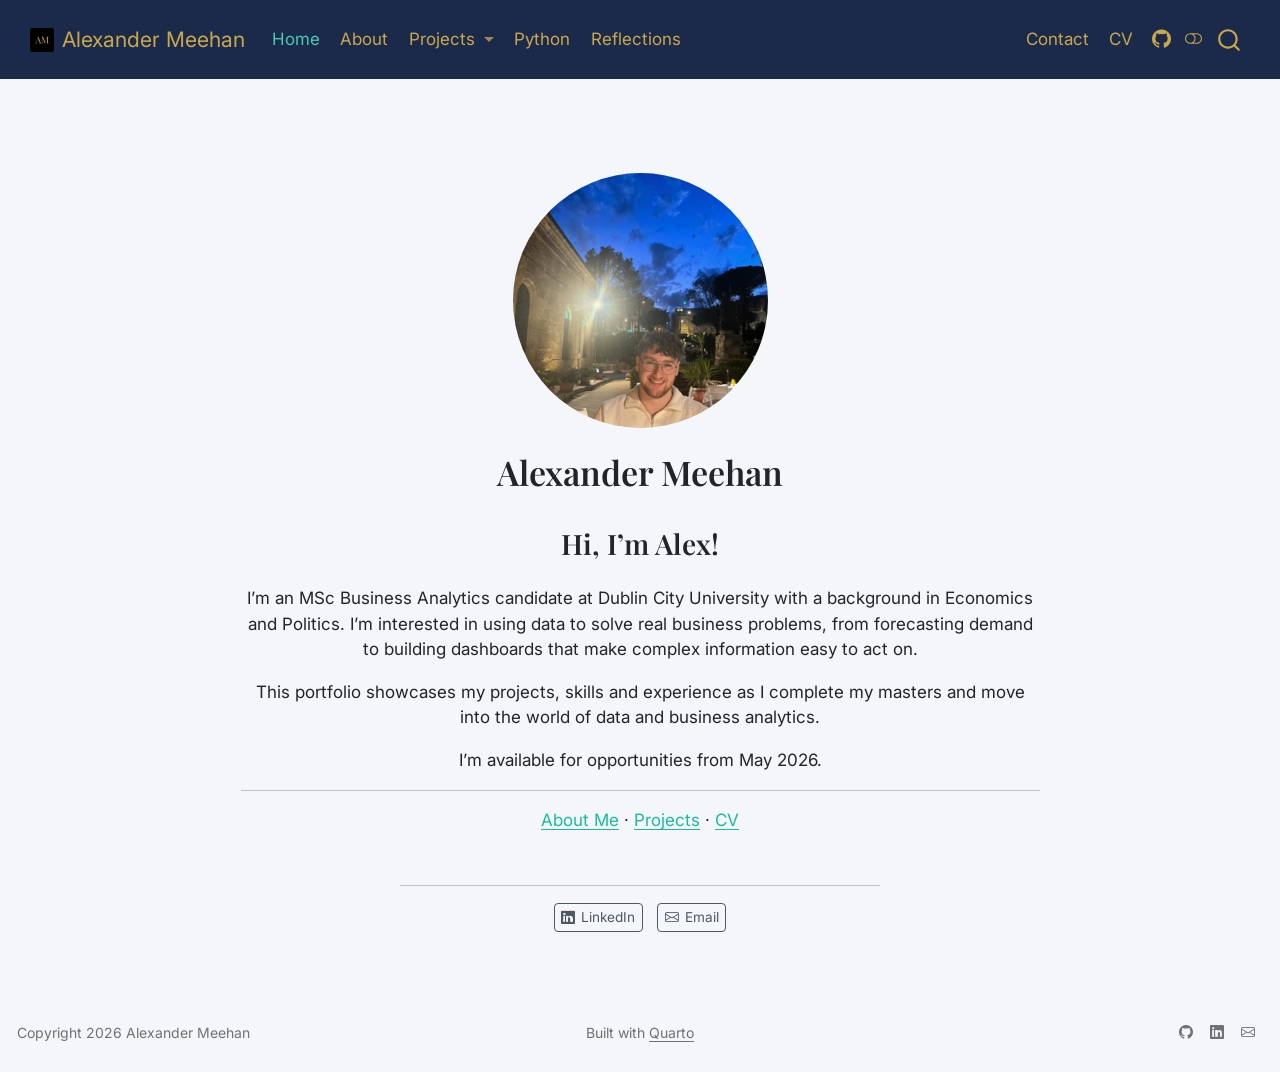
<file: docs/index.html>
<!DOCTYPE html>
<html xmlns="http://www.w3.org/1999/xhtml" lang="en" xml:lang="en"><head>

<meta charset="utf-8">
<meta name="generator" content="quarto-1.9.36">

<meta name="viewport" content="width=device-width, initial-scale=1.0, user-scalable=yes">


<title>Alexander Meehan</title>
<style>
/* Default styles provided by pandoc.
** See https://pandoc.org/MANUAL.html#variables-for-html for config info.
*/
code{white-space: pre-wrap;}
span.smallcaps{font-variant: small-caps;}
div.columns{display: flex; gap: min(4vw, 1.5em);}
div.column{flex: auto; overflow-x: auto;}
div.hanging-indent{margin-left: 1.5em; text-indent: -1.5em;}
ul.task-list{list-style: none;}
ul.task-list li input[type="checkbox"] {
  width: 0.8em;
  margin: 0 0.8em 0.2em -1em; /* quarto-specific, see https://github.com/quarto-dev/quarto-cli/issues/4556 */ 
  vertical-align: middle;
}
</style>


<script src="site_libs/quarto-nav/quarto-nav.js"></script>
<script src="site_libs/quarto-nav/headroom.min.js"></script>
<script src="site_libs/clipboard/clipboard.min.js"></script>
<script src="site_libs/quarto-search/autocomplete.umd.js"></script>
<script src="site_libs/quarto-search/fuse.min.js"></script>
<script src="site_libs/quarto-search/quarto-search.js"></script>
<meta name="quarto:offset" content="./">
<link href="./images/favicon.ico" rel="icon">
<script src="site_libs/quarto-html/quarto.js" type="module"></script>
<script src="site_libs/quarto-html/tabsets/tabsets.js" type="module"></script>
<script src="site_libs/quarto-html/popper.min.js"></script>
<script src="site_libs/quarto-html/tippy.umd.min.js"></script>
<link href="site_libs/quarto-html/tippy.css" rel="stylesheet">
<link href="site_libs/quarto-html/quarto-syntax-highlighting-845c23b38eaddc0f92fda52bfe77a8c8.css" rel="stylesheet" class="quarto-color-scheme" id="quarto-text-highlighting-styles">
<link href="site_libs/quarto-html/quarto-syntax-highlighting-dark-f418161beb48e0141c760e455f12af2c.css" rel="stylesheet" class="quarto-color-scheme quarto-color-alternate" id="quarto-text-highlighting-styles">
<link href="site_libs/quarto-html/quarto-syntax-highlighting-845c23b38eaddc0f92fda52bfe77a8c8.css" rel="stylesheet" class="quarto-color-scheme-extra" id="quarto-text-highlighting-styles">
<script src="site_libs/bootstrap/bootstrap.min.js"></script>
<link href="site_libs/bootstrap/bootstrap-icons.css" rel="stylesheet">
<link href="site_libs/bootstrap/bootstrap-5742f6be6b87fa97b1471ba9ed8c72c5.min.css" rel="stylesheet" append-hash="true" class="quarto-color-scheme" id="quarto-bootstrap" data-mode="light">
<link href="site_libs/bootstrap/bootstrap-dark-4ed2b652bd71da42ce3731da78dfc72b.min.css" rel="stylesheet" append-hash="true" class="quarto-color-scheme quarto-color-alternate" id="quarto-bootstrap" data-mode="dark">
<link href="site_libs/bootstrap/bootstrap-5742f6be6b87fa97b1471ba9ed8c72c5.min.css" rel="stylesheet" append-hash="true" class="quarto-color-scheme-extra" id="quarto-bootstrap" data-mode="light">
<script id="quarto-search-options" type="application/json">{
  "location": "navbar",
  "copy-button": false,
  "collapse-after": 3,
  "panel-placement": "end",
  "type": "overlay",
  "limit": 50,
  "keyboard-shortcut": [
    "f",
    "/",
    "s"
  ],
  "show-item-context": false,
  "language": {
    "search-no-results-text": "No results",
    "search-matching-documents-text": "matching documents",
    "search-copy-link-title": "Copy link to search",
    "search-hide-matches-text": "Hide additional matches",
    "search-more-match-text": "more match in this document",
    "search-more-matches-text": "more matches in this document",
    "search-clear-button-title": "Clear",
    "search-text-placeholder": "",
    "search-detached-cancel-button-title": "Cancel",
    "search-submit-button-title": "Submit",
    "search-label": "Search"
  }
}</script>


</head>

<body class="nav-fixed fullcontent quarto-light"><script id="quarto-html-before-body" type="application/javascript">
    const toggleBodyColorMode = (bsSheetEl) => {
      const mode = bsSheetEl.getAttribute("data-mode");
      const bodyEl = window.document.querySelector("body");
      if (mode === "dark") {
        bodyEl.classList.add("quarto-dark");
        bodyEl.classList.remove("quarto-light");
      } else {
        bodyEl.classList.add("quarto-light");
        bodyEl.classList.remove("quarto-dark");
      }
    }
    const toggleBodyColorPrimary = () => {
      const bsSheetEl = window.document.querySelector("link#quarto-bootstrap:not([rel=disabled-stylesheet])");
      if (bsSheetEl) {
        toggleBodyColorMode(bsSheetEl);
      }
    }
    const setColorSchemeToggle = (alternate) => {
      const toggles = window.document.querySelectorAll('.quarto-color-scheme-toggle');
      for (let i=0; i < toggles.length; i++) {
        const toggle = toggles[i];
        if (toggle) {
          if (alternate) {
            toggle.classList.add("alternate");
          } else {
            toggle.classList.remove("alternate");
          }
        }
      }
    };
    const toggleColorMode = (alternate) => {
      // Switch the stylesheets
      const primaryStylesheets = window.document.querySelectorAll('link.quarto-color-scheme:not(.quarto-color-alternate)');
      const alternateStylesheets = window.document.querySelectorAll('link.quarto-color-scheme.quarto-color-alternate');
      manageTransitions('#quarto-margin-sidebar .nav-link', false);
      if (alternate) {
        // note: dark is layered on light, we don't disable primary!
        enableStylesheet(alternateStylesheets);
        for (const sheetNode of alternateStylesheets) {
          if (sheetNode.id === "quarto-bootstrap") {
            toggleBodyColorMode(sheetNode);
          }
        }
      } else {
        disableStylesheet(alternateStylesheets);
        enableStylesheet(primaryStylesheets)
        toggleBodyColorPrimary();
      }
      manageTransitions('#quarto-margin-sidebar .nav-link', true);
      // Switch the toggles
      setColorSchemeToggle(alternate)
      // Hack to workaround the fact that safari doesn't
      // properly recolor the scrollbar when toggling (#1455)
      if (navigator.userAgent.indexOf('Safari') > 0 && navigator.userAgent.indexOf('Chrome') == -1) {
        manageTransitions("body", false);
        window.scrollTo(0, 1);
        setTimeout(() => {
          window.scrollTo(0, 0);
          manageTransitions("body", true);
        }, 40);
      }
    }
    const disableStylesheet = (stylesheets) => {
      for (let i=0; i < stylesheets.length; i++) {
        const stylesheet = stylesheets[i];
        stylesheet.rel = 'disabled-stylesheet';
      }
    }
    const enableStylesheet = (stylesheets) => {
      for (let i=0; i < stylesheets.length; i++) {
        const stylesheet = stylesheets[i];
        if(stylesheet.rel !== 'stylesheet') { // for Chrome, which will still FOUC without this check
          stylesheet.rel = 'stylesheet';
        }
      }
    }
    const manageTransitions = (selector, allowTransitions) => {
      const els = window.document.querySelectorAll(selector);
      for (let i=0; i < els.length; i++) {
        const el = els[i];
        if (allowTransitions) {
          el.classList.remove('notransition');
        } else {
          el.classList.add('notransition');
        }
      }
    }
    const isFileUrl = () => {
      return window.location.protocol === 'file:';
    }
    const hasAlternateSentinel = () => {
      let styleSentinel = getColorSchemeSentinel();
      if (styleSentinel !== null) {
        return styleSentinel === "alternate";
      } else {
        return false;
      }
    }
    const setStyleSentinel = (alternate) => {
      const value = alternate ? "alternate" : "default";
      if (!isFileUrl()) {
        window.localStorage.setItem("quarto-color-scheme", value);
      } else {
        localAlternateSentinel = value;
      }
    }
    const getColorSchemeSentinel = () => {
      if (!isFileUrl()) {
        const storageValue = window.localStorage.getItem("quarto-color-scheme");
        return storageValue != null ? storageValue : localAlternateSentinel;
      } else {
        return localAlternateSentinel;
      }
    }
    const toggleGiscusIfUsed = (isAlternate, darkModeDefault) => {
      const baseTheme = document.querySelector('#giscus-base-theme')?.value ?? 'light';
      const alternateTheme = document.querySelector('#giscus-alt-theme')?.value ?? 'dark';
      let newTheme = '';
      if(authorPrefersDark) {
        newTheme = isAlternate ? baseTheme : alternateTheme;
      } else {
        newTheme = isAlternate ? alternateTheme : baseTheme;
      }
      const changeGiscusTheme = () => {
        // From: https://github.com/giscus/giscus/issues/336
        const sendMessage = (message) => {
          const iframe = document.querySelector('iframe.giscus-frame');
          if (!iframe) return;
          iframe.contentWindow.postMessage({ giscus: message }, 'https://giscus.app');
        }
        sendMessage({
          setConfig: {
            theme: newTheme
          }
        });
      }
      const isGiscussLoaded = window.document.querySelector('iframe.giscus-frame') !== null;
      if (isGiscussLoaded) {
        changeGiscusTheme();
      }
    };
    const authorPrefersDark = false;
    const darkModeDefault = authorPrefersDark;
      document.querySelector('link#quarto-text-highlighting-styles.quarto-color-scheme-extra').rel = 'disabled-stylesheet';
      document.querySelector('link#quarto-bootstrap.quarto-color-scheme-extra').rel = 'disabled-stylesheet';
    let localAlternateSentinel = darkModeDefault ? 'alternate' : 'default';
    // Dark / light mode switch
    window.quartoToggleColorScheme = () => {
      // Read the current dark / light value
      let toAlternate = !hasAlternateSentinel();
      toggleColorMode(toAlternate);
      setStyleSentinel(toAlternate);
      toggleGiscusIfUsed(toAlternate, darkModeDefault);
      window.dispatchEvent(new Event('resize'));
    };
    // Switch to dark mode if need be
    if (hasAlternateSentinel()) {
      toggleColorMode(true);
    } else {
      toggleColorMode(false);
    }
  </script>

<div id="quarto-search-results"></div>
  <header id="quarto-header" class="headroom fixed-top">
    <nav class="navbar navbar-expand-lg " data-bs-theme="dark">
      <div class="navbar-container container-fluid">
      <div class="navbar-brand-container mx-auto">
    <a href="./index.html" class="navbar-brand navbar-brand-logo">
    <img src="./images/favicon.ico" alt="" class="navbar-logo light-content">
    <img src="./images/favicon.ico" alt="" class="navbar-logo dark-content">
    </a>
    <a class="navbar-brand" href="./index.html">
    <span class="navbar-title">Alexander Meehan</span>
    </a>
  </div>
            <div id="quarto-search" class="" title="Search"></div>
          <button class="navbar-toggler" type="button" data-bs-toggle="collapse" data-bs-target="#navbarCollapse" aria-controls="navbarCollapse" role="menu" aria-expanded="false" aria-label="Toggle navigation" onclick="if (window.quartoToggleHeadroom) { window.quartoToggleHeadroom(); }">
  <span class="navbar-toggler-icon"></span>
</button>
          <div class="collapse navbar-collapse" id="navbarCollapse">
            <ul class="navbar-nav navbar-nav-scroll me-auto">
  <li class="nav-item">
    <a class="nav-link active" href="./index.html" aria-current="page"> 
<span class="menu-text">Home</span></a>
  </li>  
  <li class="nav-item">
    <a class="nav-link" href="./about.html"> 
<span class="menu-text">About</span></a>
  </li>  
  <li class="nav-item dropdown ">
    <a class="nav-link dropdown-toggle" href="#" id="nav-menu-projects" role="link" data-bs-toggle="dropdown" aria-expanded="false">
 <span class="menu-text">Projects</span>
    </a>
    <ul class="dropdown-menu" aria-labelledby="nav-menu-projects">    
        <li>
    <a class="dropdown-item" href="./projects/index.html">
 <span class="dropdown-text">All Projects</span></a>
  </li>  
    </ul>
  </li>
  <li class="nav-item">
    <a class="nav-link" href="./Python.html"> 
<span class="menu-text">Python</span></a>
  </li>  
  <li class="nav-item">
    <a class="nav-link" href="./reflection.html"> 
<span class="menu-text">Reflections</span></a>
  </li>  
</ul>
            <ul class="navbar-nav navbar-nav-scroll ms-auto">
  <li class="nav-item">
    <a class="nav-link" href="./contact.html"> 
<span class="menu-text">Contact</span></a>
  </li>  
  <li class="nav-item">
    <a class="nav-link" href="./cv.html" target="_blank"> 
<span class="menu-text">CV</span></a>
  </li>  
  <li class="nav-item compact">
    <a class="nav-link" href="https://github.com/alexandermeehan" target="_blank"> <i class="bi bi-github" role="img">
</i> 
<span class="menu-text"></span></a>
  </li>  
</ul>
          </div> <!-- /navcollapse -->
            <div class="quarto-navbar-tools">
  <a href="" class="quarto-color-scheme-toggle quarto-navigation-tool  px-1" onclick="window.quartoToggleColorScheme(); return false;" title="Toggle dark mode"><i class="bi"></i></a>
</div>
      </div> <!-- /container-fluid -->
    </nav>
</header>
<!-- content -->
<div id="quarto-content" class="quarto-container page-columns page-rows-contents page-layout-article page-navbar">
<!-- sidebar -->
<!-- margin-sidebar -->
    
<!-- main -->
<div class="quarto-about-jolla">
  <img src="eportfolio_landing_page.png" class="about-image
  round " style="height: 15em; width: 15em;">
 <header id="title-block-header" class="quarto-title-block default">
<div class="quarto-title">
<h1 class="title">Alexander Meehan</h1>
</div>
<div class="quarto-title-meta">
  </div>
</header><main class="content" id="quarto-document-content">

<section id="hi-im-alex" class="level2">
<h2 data-anchor-id="hi-im-alex">Hi, I’m Alex!</h2>
<p>I’m an MSc Business Analytics candidate at Dublin City University with a background in Economics and Politics. I’m interested in using data to solve real business problems, from forecasting demand to building dashboards that make complex information easy to act on.</p>
<p>This portfolio showcases my projects, skills and experience as I complete my masters and move into the world of data and business analytics.</p>
<p>I’m available for opportunities from May 2026.</p>
<hr>
<p><a href="./about.html">About Me</a> · <a href="./projects/index.html">Projects</a> · <a href="./cv.html">CV</a></p>


</section>
</main> 
  <hr class="about-sep">
   <div class="about-links">
  <a href="https://linkedin.com/in/alexander-meehan-267875208" class="about-link" rel="" target="">
    <i class="bi bi-linkedin"></i>
     <span class="about-link-text">LinkedIn</span>
  </a>
  <a href="mailto:alex.meehan2001@gmail.com" class="about-link" rel="" target="">
    <i class="bi bi-envelope"></i>
     <span class="about-link-text">Email</span>
  </a>
</div>
</div>
 <!-- /main -->
<script id="quarto-html-after-body" type="application/javascript">
  window.document.addEventListener("DOMContentLoaded", function (event) {
    // Ensure there is a toggle, if there isn't float one in the top right
    if (window.document.querySelector('.quarto-color-scheme-toggle') === null) {
      const a = window.document.createElement('a');
      a.classList.add('top-right');
      a.classList.add('quarto-color-scheme-toggle');
      a.href = "";
      a.onclick = function() { try { window.quartoToggleColorScheme(); } catch {} return false; };
      const i = window.document.createElement("i");
      i.classList.add('bi');
      a.appendChild(i);
      window.document.body.appendChild(a);
    }
    setColorSchemeToggle(hasAlternateSentinel())
    const isCodeAnnotation = (el) => {
      for (const clz of el.classList) {
        if (clz.startsWith('code-annotation-')) {                     
          return true;
        }
      }
      return false;
    }
    const onCopySuccess = function(e) {
      // button target
      const button = e.trigger;
      // don't keep focus
      button.blur();
      // flash "checked"
      button.classList.add('code-copy-button-checked');
      var currentTitle = button.getAttribute("title");
      button.setAttribute("title", "Copied!");
      let tooltip;
      if (window.bootstrap) {
        button.setAttribute("data-bs-toggle", "tooltip");
        button.setAttribute("data-bs-placement", "left");
        button.setAttribute("data-bs-title", "Copied!");
        tooltip = new bootstrap.Tooltip(button, 
          { trigger: "manual", 
            customClass: "code-copy-button-tooltip",
            offset: [0, -8]});
        tooltip.show();    
      }
      setTimeout(function() {
        if (tooltip) {
          tooltip.hide();
          button.removeAttribute("data-bs-title");
          button.removeAttribute("data-bs-toggle");
          button.removeAttribute("data-bs-placement");
        }
        button.setAttribute("title", currentTitle);
        button.classList.remove('code-copy-button-checked');
      }, 1000);
      // clear code selection
      e.clearSelection();
    }
    const getTextToCopy = function(trigger) {
      const outerScaffold = trigger.parentElement.cloneNode(true);
      const codeEl = outerScaffold.querySelector('code');
      for (const childEl of codeEl.children) {
        if (isCodeAnnotation(childEl)) {
          childEl.remove();
        }
      }
      return codeEl.innerText;
    }
    const clipboard = new window.ClipboardJS('.code-copy-button:not([data-in-quarto-modal])', {
      text: getTextToCopy
    });
    clipboard.on('success', onCopySuccess);
    if (window.document.getElementById('quarto-embedded-source-code-modal')) {
      const clipboardModal = new window.ClipboardJS('.code-copy-button[data-in-quarto-modal]', {
        text: getTextToCopy,
        container: window.document.getElementById('quarto-embedded-source-code-modal')
      });
      clipboardModal.on('success', onCopySuccess);
    }
      var localhostRegex = new RegExp(/^(?:http|https):\/\/localhost\:?[0-9]*\//);
      var mailtoRegex = new RegExp(/^mailto:/);
        var filterRegex = new RegExp('/' + window.location.host + '/');
      var isInternal = (href) => {
          return filterRegex.test(href) || localhostRegex.test(href) || mailtoRegex.test(href);
      }
      // Inspect non-navigation links and adorn them if external
     var links = window.document.querySelectorAll('a[href]:not(.nav-link):not(.navbar-brand):not(.toc-action):not(.sidebar-link):not(.sidebar-item-toggle):not(.pagination-link):not(.no-external):not([aria-hidden]):not(.dropdown-item):not(.quarto-navigation-tool):not(.about-link)');
      for (var i=0; i<links.length; i++) {
        const link = links[i];
        if (!isInternal(link.href)) {
          // undo the damage that might have been done by quarto-nav.js in the case of
          // links that we want to consider external
          if (link.dataset.originalHref !== undefined) {
            link.href = link.dataset.originalHref;
          }
        }
      }
    function tippyHover(el, contentFn, onTriggerFn, onUntriggerFn) {
      const config = {
        allowHTML: true,
        maxWidth: 500,
        delay: 100,
        arrow: false,
        appendTo: function(el) {
            return el.parentElement;
        },
        interactive: true,
        interactiveBorder: 10,
        theme: 'quarto',
        placement: 'bottom-start',
      };
      if (contentFn) {
        config.content = contentFn;
      }
      if (onTriggerFn) {
        config.onTrigger = onTriggerFn;
      }
      if (onUntriggerFn) {
        config.onUntrigger = onUntriggerFn;
      }
      window.tippy(el, config); 
    }
    const noterefs = window.document.querySelectorAll('a[role="doc-noteref"]');
    for (var i=0; i<noterefs.length; i++) {
      const ref = noterefs[i];
      tippyHover(ref, function() {
        // use id or data attribute instead here
        let href = ref.getAttribute('data-footnote-href') || ref.getAttribute('href');
        try { href = new URL(href).hash; } catch {}
        const id = href.replace(/^#\/?/, "");
        const note = window.document.getElementById(id);
        if (note) {
          return note.innerHTML;
        } else {
          return "";
        }
      });
    }
    const xrefs = window.document.querySelectorAll('a.quarto-xref');
    const processXRef = (id, note) => {
      // Strip column container classes
      const stripColumnClz = (el) => {
        el.classList.remove("page-full", "page-columns");
        if (el.children) {
          for (const child of el.children) {
            stripColumnClz(child);
          }
        }
      }
      stripColumnClz(note)
      if (id === null || id.startsWith('sec-')) {
        // Special case sections, only their first couple elements
        const container = document.createElement("div");
        if (note.children && note.children.length > 2) {
          container.appendChild(note.children[0].cloneNode(true));
          for (let i = 1; i < note.children.length; i++) {
            const child = note.children[i];
            if (child.tagName === "P" && child.innerText === "") {
              continue;
            } else {
              container.appendChild(child.cloneNode(true));
              break;
            }
          }
          if (window.Quarto?.typesetMath) {
            window.Quarto.typesetMath(container);
          }
          return container.innerHTML
        } else {
          if (window.Quarto?.typesetMath) {
            window.Quarto.typesetMath(note);
          }
          return note.innerHTML;
        }
      } else {
        // Remove any anchor links if they are present
        const anchorLink = note.querySelector('a.anchorjs-link');
        if (anchorLink) {
          anchorLink.remove();
        }
        if (window.Quarto?.typesetMath) {
          window.Quarto.typesetMath(note);
        }
        if (note.classList.contains("callout")) {
          return note.outerHTML;
        } else {
          return note.innerHTML;
        }
      }
    }
    for (var i=0; i<xrefs.length; i++) {
      const xref = xrefs[i];
      tippyHover(xref, undefined, function(instance) {
        instance.disable();
        let url = xref.getAttribute('href');
        let hash = undefined; 
        if (url.startsWith('#')) {
          hash = url;
        } else {
          try { hash = new URL(url).hash; } catch {}
        }
        if (hash) {
          const id = hash.replace(/^#\/?/, "");
          const note = window.document.getElementById(id);
          if (note !== null) {
            try {
              const html = processXRef(id, note.cloneNode(true));
              instance.setContent(html);
            } finally {
              instance.enable();
              instance.show();
            }
          } else {
            // See if we can fetch this
            fetch(url.split('#')[0])
            .then(res => res.text())
            .then(html => {
              const parser = new DOMParser();
              const htmlDoc = parser.parseFromString(html, "text/html");
              const note = htmlDoc.getElementById(id);
              if (note !== null) {
                const html = processXRef(id, note);
                instance.setContent(html);
              } 
            }).finally(() => {
              instance.enable();
              instance.show();
            });
          }
        } else {
          // See if we can fetch a full url (with no hash to target)
          // This is a special case and we should probably do some content thinning / targeting
          fetch(url)
          .then(res => res.text())
          .then(html => {
            const parser = new DOMParser();
            const htmlDoc = parser.parseFromString(html, "text/html");
            const note = htmlDoc.querySelector('main.content');
            if (note !== null) {
              // This should only happen for chapter cross references
              // (since there is no id in the URL)
              // remove the first header
              if (note.children.length > 0 && note.children[0].tagName === "HEADER") {
                note.children[0].remove();
              }
              const html = processXRef(null, note);
              instance.setContent(html);
            } 
          }).finally(() => {
            instance.enable();
            instance.show();
          });
        }
      }, function(instance) {
      });
    }
        let selectedAnnoteEl;
        const selectorForAnnotation = ( cell, annotation) => {
          let cellAttr = 'data-code-cell="' + cell + '"';
          let lineAttr = 'data-code-annotation="' +  annotation + '"';
          const selector = 'span[' + cellAttr + '][' + lineAttr + ']';
          return selector;
        }
        const selectCodeLines = (annoteEl) => {
          const doc = window.document;
          const targetCell = annoteEl.getAttribute("data-target-cell");
          const targetAnnotation = annoteEl.getAttribute("data-target-annotation");
          const annoteSpan = window.document.querySelector(selectorForAnnotation(targetCell, targetAnnotation));
          const lines = annoteSpan.getAttribute("data-code-lines").split(",");
          const lineIds = lines.map((line) => {
            return targetCell + "-" + line;
          })
          let top = null;
          let height = null;
          let parent = null;
          if (lineIds.length > 0) {
              //compute the position of the single el (top and bottom and make a div)
              const el = window.document.getElementById(lineIds[0]);
              top = el.offsetTop;
              height = el.offsetHeight;
              parent = el.parentElement.parentElement;
            if (lineIds.length > 1) {
              const lastEl = window.document.getElementById(lineIds[lineIds.length - 1]);
              const bottom = lastEl.offsetTop + lastEl.offsetHeight;
              height = bottom - top;
            }
            if (top !== null && height !== null && parent !== null) {
              // cook up a div (if necessary) and position it 
              let div = window.document.getElementById("code-annotation-line-highlight");
              if (div === null) {
                div = window.document.createElement("div");
                div.setAttribute("id", "code-annotation-line-highlight");
                div.style.position = 'absolute';
                parent.appendChild(div);
              }
              div.style.top = top - 2 + "px";
              div.style.height = height + 4 + "px";
              div.style.left = 0;
              let gutterDiv = window.document.getElementById("code-annotation-line-highlight-gutter");
              if (gutterDiv === null) {
                gutterDiv = window.document.createElement("div");
                gutterDiv.setAttribute("id", "code-annotation-line-highlight-gutter");
                gutterDiv.style.position = 'absolute';
                const codeCell = window.document.getElementById(targetCell);
                const gutter = codeCell.querySelector('.code-annotation-gutter');
                gutter.appendChild(gutterDiv);
              }
              gutterDiv.style.top = top - 2 + "px";
              gutterDiv.style.height = height + 4 + "px";
            }
            selectedAnnoteEl = annoteEl;
          }
        };
        const unselectCodeLines = () => {
          const elementsIds = ["code-annotation-line-highlight", "code-annotation-line-highlight-gutter"];
          elementsIds.forEach((elId) => {
            const div = window.document.getElementById(elId);
            if (div) {
              div.remove();
            }
          });
          selectedAnnoteEl = undefined;
        };
          // Handle positioning of the toggle
      window.addEventListener(
        "resize",
        throttle(() => {
          elRect = undefined;
          if (selectedAnnoteEl) {
            selectCodeLines(selectedAnnoteEl);
          }
        }, 10)
      );
      function throttle(fn, ms) {
      let throttle = false;
      let timer;
        return (...args) => {
          if(!throttle) { // first call gets through
              fn.apply(this, args);
              throttle = true;
          } else { // all the others get throttled
              if(timer) clearTimeout(timer); // cancel #2
              timer = setTimeout(() => {
                fn.apply(this, args);
                timer = throttle = false;
              }, ms);
          }
        };
      }
        // Attach click handler to the DT
        const annoteDls = window.document.querySelectorAll('dt[data-target-cell]');
        for (const annoteDlNode of annoteDls) {
          annoteDlNode.addEventListener('click', (event) => {
            const clickedEl = event.target;
            if (clickedEl !== selectedAnnoteEl) {
              unselectCodeLines();
              const activeEl = window.document.querySelector('dt[data-target-cell].code-annotation-active');
              if (activeEl) {
                activeEl.classList.remove('code-annotation-active');
              }
              selectCodeLines(clickedEl);
              clickedEl.classList.add('code-annotation-active');
            } else {
              // Unselect the line
              unselectCodeLines();
              clickedEl.classList.remove('code-annotation-active');
            }
          });
        }
    const findCites = (el) => {
      const parentEl = el.parentElement;
      if (parentEl) {
        const cites = parentEl.dataset.cites;
        if (cites) {
          return {
            el,
            cites: cites.split(' ')
          };
        } else {
          return findCites(el.parentElement)
        }
      } else {
        return undefined;
      }
    };
    var bibliorefs = window.document.querySelectorAll('a[role="doc-biblioref"]');
    for (var i=0; i<bibliorefs.length; i++) {
      const ref = bibliorefs[i];
      const citeInfo = findCites(ref);
      if (citeInfo) {
        tippyHover(citeInfo.el, function() {
          var popup = window.document.createElement('div');
          citeInfo.cites.forEach(function(cite) {
            var citeDiv = window.document.createElement('div');
            citeDiv.classList.add('hanging-indent');
            citeDiv.classList.add('csl-entry');
            var biblioDiv = window.document.getElementById('ref-' + cite);
            if (biblioDiv) {
              citeDiv.innerHTML = biblioDiv.innerHTML;
            }
            popup.appendChild(citeDiv);
          });
          return popup.innerHTML;
        });
      }
    }
  });
  </script>
</div> <!-- /content -->
<footer class="footer">
  <div class="nav-footer">
    <div class="nav-footer-left">
<p>Copyright 2026 Alexander Meehan</p>
</div>   
    <div class="nav-footer-center">
<p>Built with <a href="https://quarto.org">Quarto</a></p>
</div>
    <div class="nav-footer-right">
      <ul class="footer-items list-unstyled">
    <li class="nav-item compact">
    <a class="nav-link" href="https://github.com/alexandermeehan">
      <i class="bi bi-github" role="img">
</i> 
    </a>
  </li>  
    <li class="nav-item compact">
    <a class="nav-link" href="https://linkedin.com/in/alexander-meehan-267875208">
      <i class="bi bi-linkedin" role="img">
</i> 
    </a>
  </li>  
    <li class="nav-item compact">
    <a class="nav-link" href="mailto:alex.meehan2001@gmail.com">
      <i class="bi bi-envelope" role="img">
</i> 
    </a>
  </li>  
</ul>
    </div>
  </div>
</footer>




</body></html>
</file>
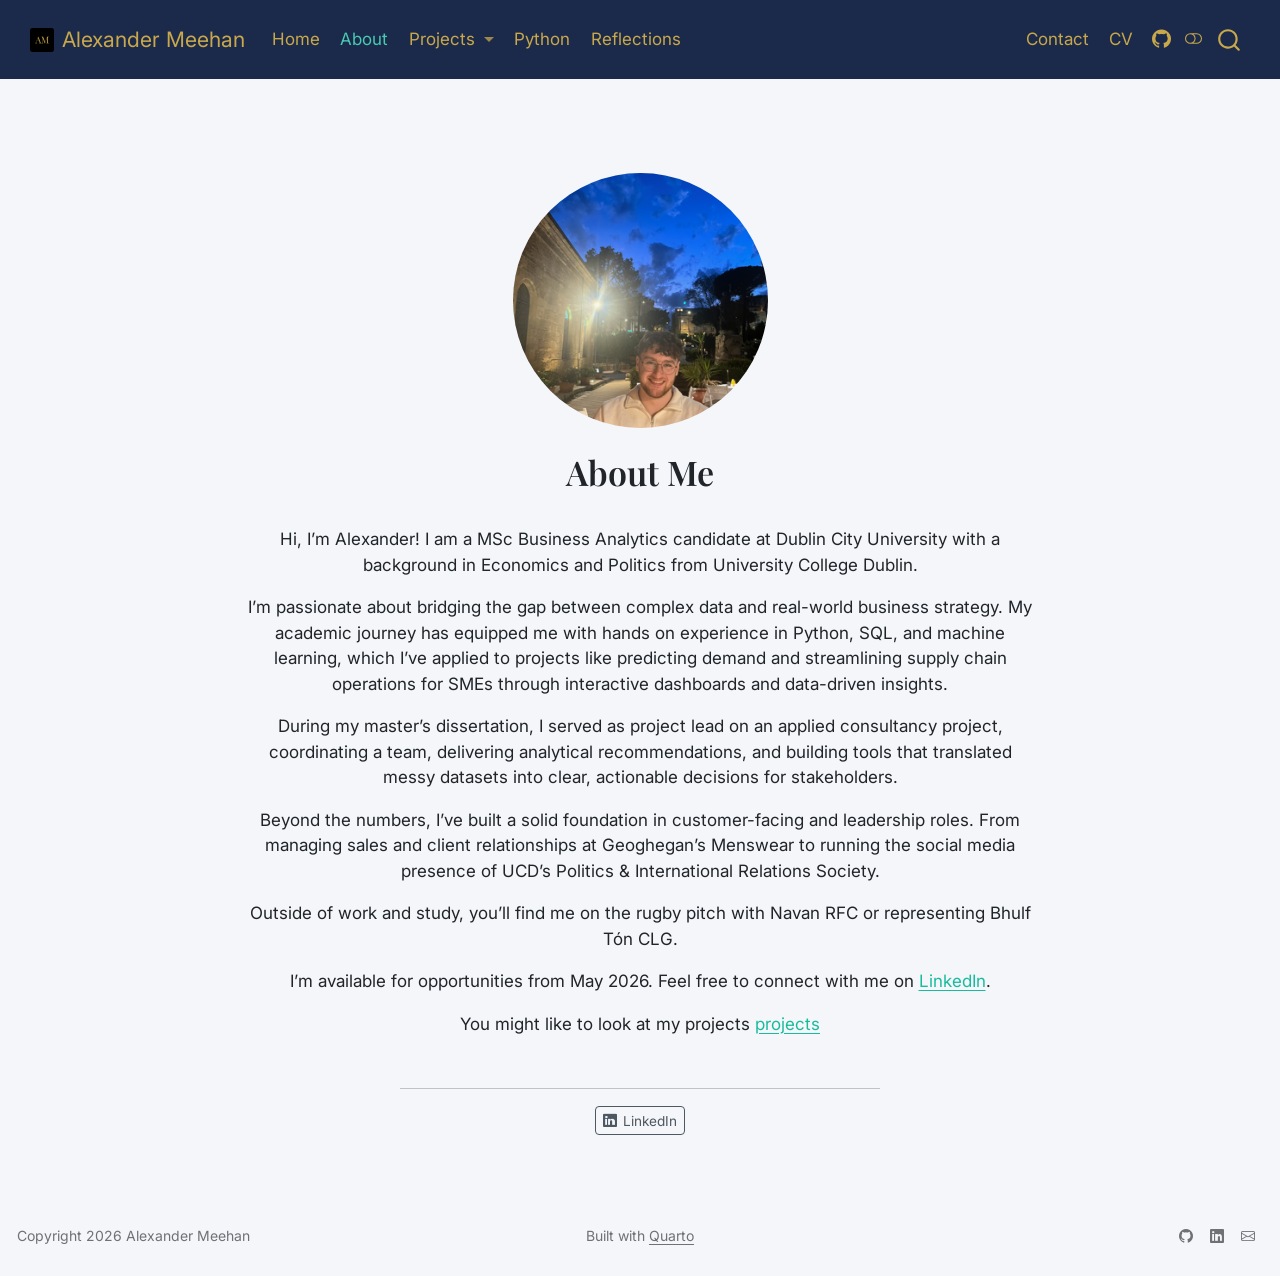
<file: docs/about.html>
<!DOCTYPE html>
<html xmlns="http://www.w3.org/1999/xhtml" lang="en" xml:lang="en"><head>

<meta charset="utf-8">
<meta name="generator" content="quarto-1.9.36">

<meta name="viewport" content="width=device-width, initial-scale=1.0, user-scalable=yes">


<title>About Me – Alexander Meehan</title>
<style>
/* Default styles provided by pandoc.
** See https://pandoc.org/MANUAL.html#variables-for-html for config info.
*/
code{white-space: pre-wrap;}
span.smallcaps{font-variant: small-caps;}
div.columns{display: flex; gap: min(4vw, 1.5em);}
div.column{flex: auto; overflow-x: auto;}
div.hanging-indent{margin-left: 1.5em; text-indent: -1.5em;}
ul.task-list{list-style: none;}
ul.task-list li input[type="checkbox"] {
  width: 0.8em;
  margin: 0 0.8em 0.2em -1em; /* quarto-specific, see https://github.com/quarto-dev/quarto-cli/issues/4556 */ 
  vertical-align: middle;
}
</style>


<script src="site_libs/quarto-nav/quarto-nav.js"></script>
<script src="site_libs/quarto-nav/headroom.min.js"></script>
<script src="site_libs/clipboard/clipboard.min.js"></script>
<script src="site_libs/quarto-search/autocomplete.umd.js"></script>
<script src="site_libs/quarto-search/fuse.min.js"></script>
<script src="site_libs/quarto-search/quarto-search.js"></script>
<meta name="quarto:offset" content="./">
<link href="./images/favicon.ico" rel="icon">
<script src="site_libs/quarto-html/quarto.js" type="module"></script>
<script src="site_libs/quarto-html/tabsets/tabsets.js" type="module"></script>
<script src="site_libs/quarto-html/popper.min.js"></script>
<script src="site_libs/quarto-html/tippy.umd.min.js"></script>
<link href="site_libs/quarto-html/tippy.css" rel="stylesheet">
<link href="site_libs/quarto-html/quarto-syntax-highlighting-845c23b38eaddc0f92fda52bfe77a8c8.css" rel="stylesheet" class="quarto-color-scheme" id="quarto-text-highlighting-styles">
<link href="site_libs/quarto-html/quarto-syntax-highlighting-dark-f418161beb48e0141c760e455f12af2c.css" rel="stylesheet" class="quarto-color-scheme quarto-color-alternate" id="quarto-text-highlighting-styles">
<link href="site_libs/quarto-html/quarto-syntax-highlighting-845c23b38eaddc0f92fda52bfe77a8c8.css" rel="stylesheet" class="quarto-color-scheme-extra" id="quarto-text-highlighting-styles">
<script src="site_libs/bootstrap/bootstrap.min.js"></script>
<link href="site_libs/bootstrap/bootstrap-icons.css" rel="stylesheet">
<link href="site_libs/bootstrap/bootstrap-5742f6be6b87fa97b1471ba9ed8c72c5.min.css" rel="stylesheet" append-hash="true" class="quarto-color-scheme" id="quarto-bootstrap" data-mode="light">
<link href="site_libs/bootstrap/bootstrap-dark-4ed2b652bd71da42ce3731da78dfc72b.min.css" rel="stylesheet" append-hash="true" class="quarto-color-scheme quarto-color-alternate" id="quarto-bootstrap" data-mode="dark">
<link href="site_libs/bootstrap/bootstrap-5742f6be6b87fa97b1471ba9ed8c72c5.min.css" rel="stylesheet" append-hash="true" class="quarto-color-scheme-extra" id="quarto-bootstrap" data-mode="light">
<script id="quarto-search-options" type="application/json">{
  "location": "navbar",
  "copy-button": false,
  "collapse-after": 3,
  "panel-placement": "end",
  "type": "overlay",
  "limit": 50,
  "keyboard-shortcut": [
    "f",
    "/",
    "s"
  ],
  "show-item-context": false,
  "language": {
    "search-no-results-text": "No results",
    "search-matching-documents-text": "matching documents",
    "search-copy-link-title": "Copy link to search",
    "search-hide-matches-text": "Hide additional matches",
    "search-more-match-text": "more match in this document",
    "search-more-matches-text": "more matches in this document",
    "search-clear-button-title": "Clear",
    "search-text-placeholder": "",
    "search-detached-cancel-button-title": "Cancel",
    "search-submit-button-title": "Submit",
    "search-label": "Search"
  }
}</script>


</head>

<body class="nav-fixed fullcontent quarto-light"><script id="quarto-html-before-body" type="application/javascript">
    const toggleBodyColorMode = (bsSheetEl) => {
      const mode = bsSheetEl.getAttribute("data-mode");
      const bodyEl = window.document.querySelector("body");
      if (mode === "dark") {
        bodyEl.classList.add("quarto-dark");
        bodyEl.classList.remove("quarto-light");
      } else {
        bodyEl.classList.add("quarto-light");
        bodyEl.classList.remove("quarto-dark");
      }
    }
    const toggleBodyColorPrimary = () => {
      const bsSheetEl = window.document.querySelector("link#quarto-bootstrap:not([rel=disabled-stylesheet])");
      if (bsSheetEl) {
        toggleBodyColorMode(bsSheetEl);
      }
    }
    const setColorSchemeToggle = (alternate) => {
      const toggles = window.document.querySelectorAll('.quarto-color-scheme-toggle');
      for (let i=0; i < toggles.length; i++) {
        const toggle = toggles[i];
        if (toggle) {
          if (alternate) {
            toggle.classList.add("alternate");
          } else {
            toggle.classList.remove("alternate");
          }
        }
      }
    };
    const toggleColorMode = (alternate) => {
      // Switch the stylesheets
      const primaryStylesheets = window.document.querySelectorAll('link.quarto-color-scheme:not(.quarto-color-alternate)');
      const alternateStylesheets = window.document.querySelectorAll('link.quarto-color-scheme.quarto-color-alternate');
      manageTransitions('#quarto-margin-sidebar .nav-link', false);
      if (alternate) {
        // note: dark is layered on light, we don't disable primary!
        enableStylesheet(alternateStylesheets);
        for (const sheetNode of alternateStylesheets) {
          if (sheetNode.id === "quarto-bootstrap") {
            toggleBodyColorMode(sheetNode);
          }
        }
      } else {
        disableStylesheet(alternateStylesheets);
        enableStylesheet(primaryStylesheets)
        toggleBodyColorPrimary();
      }
      manageTransitions('#quarto-margin-sidebar .nav-link', true);
      // Switch the toggles
      setColorSchemeToggle(alternate)
      // Hack to workaround the fact that safari doesn't
      // properly recolor the scrollbar when toggling (#1455)
      if (navigator.userAgent.indexOf('Safari') > 0 && navigator.userAgent.indexOf('Chrome') == -1) {
        manageTransitions("body", false);
        window.scrollTo(0, 1);
        setTimeout(() => {
          window.scrollTo(0, 0);
          manageTransitions("body", true);
        }, 40);
      }
    }
    const disableStylesheet = (stylesheets) => {
      for (let i=0; i < stylesheets.length; i++) {
        const stylesheet = stylesheets[i];
        stylesheet.rel = 'disabled-stylesheet';
      }
    }
    const enableStylesheet = (stylesheets) => {
      for (let i=0; i < stylesheets.length; i++) {
        const stylesheet = stylesheets[i];
        if(stylesheet.rel !== 'stylesheet') { // for Chrome, which will still FOUC without this check
          stylesheet.rel = 'stylesheet';
        }
      }
    }
    const manageTransitions = (selector, allowTransitions) => {
      const els = window.document.querySelectorAll(selector);
      for (let i=0; i < els.length; i++) {
        const el = els[i];
        if (allowTransitions) {
          el.classList.remove('notransition');
        } else {
          el.classList.add('notransition');
        }
      }
    }
    const isFileUrl = () => {
      return window.location.protocol === 'file:';
    }
    const hasAlternateSentinel = () => {
      let styleSentinel = getColorSchemeSentinel();
      if (styleSentinel !== null) {
        return styleSentinel === "alternate";
      } else {
        return false;
      }
    }
    const setStyleSentinel = (alternate) => {
      const value = alternate ? "alternate" : "default";
      if (!isFileUrl()) {
        window.localStorage.setItem("quarto-color-scheme", value);
      } else {
        localAlternateSentinel = value;
      }
    }
    const getColorSchemeSentinel = () => {
      if (!isFileUrl()) {
        const storageValue = window.localStorage.getItem("quarto-color-scheme");
        return storageValue != null ? storageValue : localAlternateSentinel;
      } else {
        return localAlternateSentinel;
      }
    }
    const toggleGiscusIfUsed = (isAlternate, darkModeDefault) => {
      const baseTheme = document.querySelector('#giscus-base-theme')?.value ?? 'light';
      const alternateTheme = document.querySelector('#giscus-alt-theme')?.value ?? 'dark';
      let newTheme = '';
      if(authorPrefersDark) {
        newTheme = isAlternate ? baseTheme : alternateTheme;
      } else {
        newTheme = isAlternate ? alternateTheme : baseTheme;
      }
      const changeGiscusTheme = () => {
        // From: https://github.com/giscus/giscus/issues/336
        const sendMessage = (message) => {
          const iframe = document.querySelector('iframe.giscus-frame');
          if (!iframe) return;
          iframe.contentWindow.postMessage({ giscus: message }, 'https://giscus.app');
        }
        sendMessage({
          setConfig: {
            theme: newTheme
          }
        });
      }
      const isGiscussLoaded = window.document.querySelector('iframe.giscus-frame') !== null;
      if (isGiscussLoaded) {
        changeGiscusTheme();
      }
    };
    const authorPrefersDark = false;
    const darkModeDefault = authorPrefersDark;
      document.querySelector('link#quarto-text-highlighting-styles.quarto-color-scheme-extra').rel = 'disabled-stylesheet';
      document.querySelector('link#quarto-bootstrap.quarto-color-scheme-extra').rel = 'disabled-stylesheet';
    let localAlternateSentinel = darkModeDefault ? 'alternate' : 'default';
    // Dark / light mode switch
    window.quartoToggleColorScheme = () => {
      // Read the current dark / light value
      let toAlternate = !hasAlternateSentinel();
      toggleColorMode(toAlternate);
      setStyleSentinel(toAlternate);
      toggleGiscusIfUsed(toAlternate, darkModeDefault);
      window.dispatchEvent(new Event('resize'));
    };
    // Switch to dark mode if need be
    if (hasAlternateSentinel()) {
      toggleColorMode(true);
    } else {
      toggleColorMode(false);
    }
  </script>

<div id="quarto-search-results"></div>
  <header id="quarto-header" class="headroom fixed-top">
    <nav class="navbar navbar-expand-lg " data-bs-theme="dark">
      <div class="navbar-container container-fluid">
      <div class="navbar-brand-container mx-auto">
    <a href="./index.html" class="navbar-brand navbar-brand-logo">
    <img src="./images/favicon.ico" alt="" class="navbar-logo light-content">
    <img src="./images/favicon.ico" alt="" class="navbar-logo dark-content">
    </a>
    <a class="navbar-brand" href="./index.html">
    <span class="navbar-title">Alexander Meehan</span>
    </a>
  </div>
            <div id="quarto-search" class="" title="Search"></div>
          <button class="navbar-toggler" type="button" data-bs-toggle="collapse" data-bs-target="#navbarCollapse" aria-controls="navbarCollapse" role="menu" aria-expanded="false" aria-label="Toggle navigation" onclick="if (window.quartoToggleHeadroom) { window.quartoToggleHeadroom(); }">
  <span class="navbar-toggler-icon"></span>
</button>
          <div class="collapse navbar-collapse" id="navbarCollapse">
            <ul class="navbar-nav navbar-nav-scroll me-auto">
  <li class="nav-item">
    <a class="nav-link" href="./index.html"> 
<span class="menu-text">Home</span></a>
  </li>  
  <li class="nav-item">
    <a class="nav-link active" href="./about.html" aria-current="page"> 
<span class="menu-text">About</span></a>
  </li>  
  <li class="nav-item dropdown ">
    <a class="nav-link dropdown-toggle" href="#" id="nav-menu-projects" role="link" data-bs-toggle="dropdown" aria-expanded="false">
 <span class="menu-text">Projects</span>
    </a>
    <ul class="dropdown-menu" aria-labelledby="nav-menu-projects">    
        <li>
    <a class="dropdown-item" href="./projects/index.html">
 <span class="dropdown-text">All Projects</span></a>
  </li>  
    </ul>
  </li>
  <li class="nav-item">
    <a class="nav-link" href="./Python.html"> 
<span class="menu-text">Python</span></a>
  </li>  
  <li class="nav-item">
    <a class="nav-link" href="./reflection.html"> 
<span class="menu-text">Reflections</span></a>
  </li>  
</ul>
            <ul class="navbar-nav navbar-nav-scroll ms-auto">
  <li class="nav-item">
    <a class="nav-link" href="./contact.html"> 
<span class="menu-text">Contact</span></a>
  </li>  
  <li class="nav-item">
    <a class="nav-link" href="./cv.html" target="_blank"> 
<span class="menu-text">CV</span></a>
  </li>  
  <li class="nav-item compact">
    <a class="nav-link" href="https://github.com/alexandermeehan" target="_blank"> <i class="bi bi-github" role="img">
</i> 
<span class="menu-text"></span></a>
  </li>  
</ul>
          </div> <!-- /navcollapse -->
            <div class="quarto-navbar-tools">
  <a href="" class="quarto-color-scheme-toggle quarto-navigation-tool  px-1" onclick="window.quartoToggleColorScheme(); return false;" title="Toggle dark mode"><i class="bi"></i></a>
</div>
      </div> <!-- /container-fluid -->
    </nav>
</header>
<!-- content -->
<div id="quarto-content" class="quarto-container page-columns page-rows-contents page-layout-article page-navbar">
<!-- sidebar -->
<!-- margin-sidebar -->
    
<!-- main -->
<div class="quarto-about-jolla">
  <img src="eportfolio_landing_page.png" class="about-image
  round " style="height: 15em; width: 15em;">
 <header id="title-block-header" class="quarto-title-block default">
<div class="quarto-title">
<h1 class="title">About Me</h1>
</div>
<div class="quarto-title-meta">
  </div>
</header><main class="content" id="quarto-document-content">

<p>Hi, I’m Alexander! I am a MSc Business Analytics candidate at Dublin City University with a background in Economics and Politics from University College Dublin.</p>
<p>I’m passionate about bridging the gap between complex data and real-world business strategy. My academic journey has equipped me with hands on experience in Python, SQL, and machine learning, which I’ve applied to projects like predicting demand and streamlining supply chain operations for SMEs through interactive dashboards and data-driven insights.</p>
<p>During my master’s dissertation, I served as project lead on an applied consultancy project, coordinating a team, delivering analytical recommendations, and building tools that translated messy datasets into clear, actionable decisions for stakeholders.</p>
<p>Beyond the numbers, I’ve built a solid foundation in customer-facing and leadership roles. From managing sales and client relationships at Geoghegan’s Menswear to running the social media presence of UCD’s Politics &amp; International Relations Society.</p>
<p>Outside of work and study, you’ll find me on the rugby pitch with Navan RFC or representing Bhulf Tón CLG.</p>
<p>I’m available for opportunities from May 2026. Feel free to connect with me on <a href="https://linkedin.com/in/alexander-meehan-267875208">LinkedIn</a>.</p>
<p>You might like to look at my projects <a href="projects/">projects</a></p>


</main> 
  <hr class="about-sep">
   <div class="about-links">
  <a href="https://www.linkedin.com/in/alex-meehan-267875208" class="about-link" rel="" target="">
    <i class="bi bi-linkedin"></i>
     <span class="about-link-text">LinkedIn</span>
  </a>
</div>
</div>
 <!-- /main -->
<script id="quarto-html-after-body" type="application/javascript">
  window.document.addEventListener("DOMContentLoaded", function (event) {
    // Ensure there is a toggle, if there isn't float one in the top right
    if (window.document.querySelector('.quarto-color-scheme-toggle') === null) {
      const a = window.document.createElement('a');
      a.classList.add('top-right');
      a.classList.add('quarto-color-scheme-toggle');
      a.href = "";
      a.onclick = function() { try { window.quartoToggleColorScheme(); } catch {} return false; };
      const i = window.document.createElement("i");
      i.classList.add('bi');
      a.appendChild(i);
      window.document.body.appendChild(a);
    }
    setColorSchemeToggle(hasAlternateSentinel())
    const isCodeAnnotation = (el) => {
      for (const clz of el.classList) {
        if (clz.startsWith('code-annotation-')) {                     
          return true;
        }
      }
      return false;
    }
    const onCopySuccess = function(e) {
      // button target
      const button = e.trigger;
      // don't keep focus
      button.blur();
      // flash "checked"
      button.classList.add('code-copy-button-checked');
      var currentTitle = button.getAttribute("title");
      button.setAttribute("title", "Copied!");
      let tooltip;
      if (window.bootstrap) {
        button.setAttribute("data-bs-toggle", "tooltip");
        button.setAttribute("data-bs-placement", "left");
        button.setAttribute("data-bs-title", "Copied!");
        tooltip = new bootstrap.Tooltip(button, 
          { trigger: "manual", 
            customClass: "code-copy-button-tooltip",
            offset: [0, -8]});
        tooltip.show();    
      }
      setTimeout(function() {
        if (tooltip) {
          tooltip.hide();
          button.removeAttribute("data-bs-title");
          button.removeAttribute("data-bs-toggle");
          button.removeAttribute("data-bs-placement");
        }
        button.setAttribute("title", currentTitle);
        button.classList.remove('code-copy-button-checked');
      }, 1000);
      // clear code selection
      e.clearSelection();
    }
    const getTextToCopy = function(trigger) {
      const outerScaffold = trigger.parentElement.cloneNode(true);
      const codeEl = outerScaffold.querySelector('code');
      for (const childEl of codeEl.children) {
        if (isCodeAnnotation(childEl)) {
          childEl.remove();
        }
      }
      return codeEl.innerText;
    }
    const clipboard = new window.ClipboardJS('.code-copy-button:not([data-in-quarto-modal])', {
      text: getTextToCopy
    });
    clipboard.on('success', onCopySuccess);
    if (window.document.getElementById('quarto-embedded-source-code-modal')) {
      const clipboardModal = new window.ClipboardJS('.code-copy-button[data-in-quarto-modal]', {
        text: getTextToCopy,
        container: window.document.getElementById('quarto-embedded-source-code-modal')
      });
      clipboardModal.on('success', onCopySuccess);
    }
      var localhostRegex = new RegExp(/^(?:http|https):\/\/localhost\:?[0-9]*\//);
      var mailtoRegex = new RegExp(/^mailto:/);
        var filterRegex = new RegExp('/' + window.location.host + '/');
      var isInternal = (href) => {
          return filterRegex.test(href) || localhostRegex.test(href) || mailtoRegex.test(href);
      }
      // Inspect non-navigation links and adorn them if external
     var links = window.document.querySelectorAll('a[href]:not(.nav-link):not(.navbar-brand):not(.toc-action):not(.sidebar-link):not(.sidebar-item-toggle):not(.pagination-link):not(.no-external):not([aria-hidden]):not(.dropdown-item):not(.quarto-navigation-tool):not(.about-link)');
      for (var i=0; i<links.length; i++) {
        const link = links[i];
        if (!isInternal(link.href)) {
          // undo the damage that might have been done by quarto-nav.js in the case of
          // links that we want to consider external
          if (link.dataset.originalHref !== undefined) {
            link.href = link.dataset.originalHref;
          }
        }
      }
    function tippyHover(el, contentFn, onTriggerFn, onUntriggerFn) {
      const config = {
        allowHTML: true,
        maxWidth: 500,
        delay: 100,
        arrow: false,
        appendTo: function(el) {
            return el.parentElement;
        },
        interactive: true,
        interactiveBorder: 10,
        theme: 'quarto',
        placement: 'bottom-start',
      };
      if (contentFn) {
        config.content = contentFn;
      }
      if (onTriggerFn) {
        config.onTrigger = onTriggerFn;
      }
      if (onUntriggerFn) {
        config.onUntrigger = onUntriggerFn;
      }
      window.tippy(el, config); 
    }
    const noterefs = window.document.querySelectorAll('a[role="doc-noteref"]');
    for (var i=0; i<noterefs.length; i++) {
      const ref = noterefs[i];
      tippyHover(ref, function() {
        // use id or data attribute instead here
        let href = ref.getAttribute('data-footnote-href') || ref.getAttribute('href');
        try { href = new URL(href).hash; } catch {}
        const id = href.replace(/^#\/?/, "");
        const note = window.document.getElementById(id);
        if (note) {
          return note.innerHTML;
        } else {
          return "";
        }
      });
    }
    const xrefs = window.document.querySelectorAll('a.quarto-xref');
    const processXRef = (id, note) => {
      // Strip column container classes
      const stripColumnClz = (el) => {
        el.classList.remove("page-full", "page-columns");
        if (el.children) {
          for (const child of el.children) {
            stripColumnClz(child);
          }
        }
      }
      stripColumnClz(note)
      if (id === null || id.startsWith('sec-')) {
        // Special case sections, only their first couple elements
        const container = document.createElement("div");
        if (note.children && note.children.length > 2) {
          container.appendChild(note.children[0].cloneNode(true));
          for (let i = 1; i < note.children.length; i++) {
            const child = note.children[i];
            if (child.tagName === "P" && child.innerText === "") {
              continue;
            } else {
              container.appendChild(child.cloneNode(true));
              break;
            }
          }
          if (window.Quarto?.typesetMath) {
            window.Quarto.typesetMath(container);
          }
          return container.innerHTML
        } else {
          if (window.Quarto?.typesetMath) {
            window.Quarto.typesetMath(note);
          }
          return note.innerHTML;
        }
      } else {
        // Remove any anchor links if they are present
        const anchorLink = note.querySelector('a.anchorjs-link');
        if (anchorLink) {
          anchorLink.remove();
        }
        if (window.Quarto?.typesetMath) {
          window.Quarto.typesetMath(note);
        }
        if (note.classList.contains("callout")) {
          return note.outerHTML;
        } else {
          return note.innerHTML;
        }
      }
    }
    for (var i=0; i<xrefs.length; i++) {
      const xref = xrefs[i];
      tippyHover(xref, undefined, function(instance) {
        instance.disable();
        let url = xref.getAttribute('href');
        let hash = undefined; 
        if (url.startsWith('#')) {
          hash = url;
        } else {
          try { hash = new URL(url).hash; } catch {}
        }
        if (hash) {
          const id = hash.replace(/^#\/?/, "");
          const note = window.document.getElementById(id);
          if (note !== null) {
            try {
              const html = processXRef(id, note.cloneNode(true));
              instance.setContent(html);
            } finally {
              instance.enable();
              instance.show();
            }
          } else {
            // See if we can fetch this
            fetch(url.split('#')[0])
            .then(res => res.text())
            .then(html => {
              const parser = new DOMParser();
              const htmlDoc = parser.parseFromString(html, "text/html");
              const note = htmlDoc.getElementById(id);
              if (note !== null) {
                const html = processXRef(id, note);
                instance.setContent(html);
              } 
            }).finally(() => {
              instance.enable();
              instance.show();
            });
          }
        } else {
          // See if we can fetch a full url (with no hash to target)
          // This is a special case and we should probably do some content thinning / targeting
          fetch(url)
          .then(res => res.text())
          .then(html => {
            const parser = new DOMParser();
            const htmlDoc = parser.parseFromString(html, "text/html");
            const note = htmlDoc.querySelector('main.content');
            if (note !== null) {
              // This should only happen for chapter cross references
              // (since there is no id in the URL)
              // remove the first header
              if (note.children.length > 0 && note.children[0].tagName === "HEADER") {
                note.children[0].remove();
              }
              const html = processXRef(null, note);
              instance.setContent(html);
            } 
          }).finally(() => {
            instance.enable();
            instance.show();
          });
        }
      }, function(instance) {
      });
    }
        let selectedAnnoteEl;
        const selectorForAnnotation = ( cell, annotation) => {
          let cellAttr = 'data-code-cell="' + cell + '"';
          let lineAttr = 'data-code-annotation="' +  annotation + '"';
          const selector = 'span[' + cellAttr + '][' + lineAttr + ']';
          return selector;
        }
        const selectCodeLines = (annoteEl) => {
          const doc = window.document;
          const targetCell = annoteEl.getAttribute("data-target-cell");
          const targetAnnotation = annoteEl.getAttribute("data-target-annotation");
          const annoteSpan = window.document.querySelector(selectorForAnnotation(targetCell, targetAnnotation));
          const lines = annoteSpan.getAttribute("data-code-lines").split(",");
          const lineIds = lines.map((line) => {
            return targetCell + "-" + line;
          })
          let top = null;
          let height = null;
          let parent = null;
          if (lineIds.length > 0) {
              //compute the position of the single el (top and bottom and make a div)
              const el = window.document.getElementById(lineIds[0]);
              top = el.offsetTop;
              height = el.offsetHeight;
              parent = el.parentElement.parentElement;
            if (lineIds.length > 1) {
              const lastEl = window.document.getElementById(lineIds[lineIds.length - 1]);
              const bottom = lastEl.offsetTop + lastEl.offsetHeight;
              height = bottom - top;
            }
            if (top !== null && height !== null && parent !== null) {
              // cook up a div (if necessary) and position it 
              let div = window.document.getElementById("code-annotation-line-highlight");
              if (div === null) {
                div = window.document.createElement("div");
                div.setAttribute("id", "code-annotation-line-highlight");
                div.style.position = 'absolute';
                parent.appendChild(div);
              }
              div.style.top = top - 2 + "px";
              div.style.height = height + 4 + "px";
              div.style.left = 0;
              let gutterDiv = window.document.getElementById("code-annotation-line-highlight-gutter");
              if (gutterDiv === null) {
                gutterDiv = window.document.createElement("div");
                gutterDiv.setAttribute("id", "code-annotation-line-highlight-gutter");
                gutterDiv.style.position = 'absolute';
                const codeCell = window.document.getElementById(targetCell);
                const gutter = codeCell.querySelector('.code-annotation-gutter');
                gutter.appendChild(gutterDiv);
              }
              gutterDiv.style.top = top - 2 + "px";
              gutterDiv.style.height = height + 4 + "px";
            }
            selectedAnnoteEl = annoteEl;
          }
        };
        const unselectCodeLines = () => {
          const elementsIds = ["code-annotation-line-highlight", "code-annotation-line-highlight-gutter"];
          elementsIds.forEach((elId) => {
            const div = window.document.getElementById(elId);
            if (div) {
              div.remove();
            }
          });
          selectedAnnoteEl = undefined;
        };
          // Handle positioning of the toggle
      window.addEventListener(
        "resize",
        throttle(() => {
          elRect = undefined;
          if (selectedAnnoteEl) {
            selectCodeLines(selectedAnnoteEl);
          }
        }, 10)
      );
      function throttle(fn, ms) {
      let throttle = false;
      let timer;
        return (...args) => {
          if(!throttle) { // first call gets through
              fn.apply(this, args);
              throttle = true;
          } else { // all the others get throttled
              if(timer) clearTimeout(timer); // cancel #2
              timer = setTimeout(() => {
                fn.apply(this, args);
                timer = throttle = false;
              }, ms);
          }
        };
      }
        // Attach click handler to the DT
        const annoteDls = window.document.querySelectorAll('dt[data-target-cell]');
        for (const annoteDlNode of annoteDls) {
          annoteDlNode.addEventListener('click', (event) => {
            const clickedEl = event.target;
            if (clickedEl !== selectedAnnoteEl) {
              unselectCodeLines();
              const activeEl = window.document.querySelector('dt[data-target-cell].code-annotation-active');
              if (activeEl) {
                activeEl.classList.remove('code-annotation-active');
              }
              selectCodeLines(clickedEl);
              clickedEl.classList.add('code-annotation-active');
            } else {
              // Unselect the line
              unselectCodeLines();
              clickedEl.classList.remove('code-annotation-active');
            }
          });
        }
    const findCites = (el) => {
      const parentEl = el.parentElement;
      if (parentEl) {
        const cites = parentEl.dataset.cites;
        if (cites) {
          return {
            el,
            cites: cites.split(' ')
          };
        } else {
          return findCites(el.parentElement)
        }
      } else {
        return undefined;
      }
    };
    var bibliorefs = window.document.querySelectorAll('a[role="doc-biblioref"]');
    for (var i=0; i<bibliorefs.length; i++) {
      const ref = bibliorefs[i];
      const citeInfo = findCites(ref);
      if (citeInfo) {
        tippyHover(citeInfo.el, function() {
          var popup = window.document.createElement('div');
          citeInfo.cites.forEach(function(cite) {
            var citeDiv = window.document.createElement('div');
            citeDiv.classList.add('hanging-indent');
            citeDiv.classList.add('csl-entry');
            var biblioDiv = window.document.getElementById('ref-' + cite);
            if (biblioDiv) {
              citeDiv.innerHTML = biblioDiv.innerHTML;
            }
            popup.appendChild(citeDiv);
          });
          return popup.innerHTML;
        });
      }
    }
  });
  </script>
</div> <!-- /content -->
<footer class="footer">
  <div class="nav-footer">
    <div class="nav-footer-left">
<p>Copyright 2026 Alexander Meehan</p>
</div>   
    <div class="nav-footer-center">
<p>Built with <a href="https://quarto.org">Quarto</a></p>
</div>
    <div class="nav-footer-right">
      <ul class="footer-items list-unstyled">
    <li class="nav-item compact">
    <a class="nav-link" href="https://github.com/alexandermeehan">
      <i class="bi bi-github" role="img">
</i> 
    </a>
  </li>  
    <li class="nav-item compact">
    <a class="nav-link" href="https://linkedin.com/in/alexander-meehan-267875208">
      <i class="bi bi-linkedin" role="img">
</i> 
    </a>
  </li>  
    <li class="nav-item compact">
    <a class="nav-link" href="mailto:alex.meehan2001@gmail.com">
      <i class="bi bi-envelope" role="img">
</i> 
    </a>
  </li>  
</ul>
    </div>
  </div>
</footer>




</body></html>
</file>
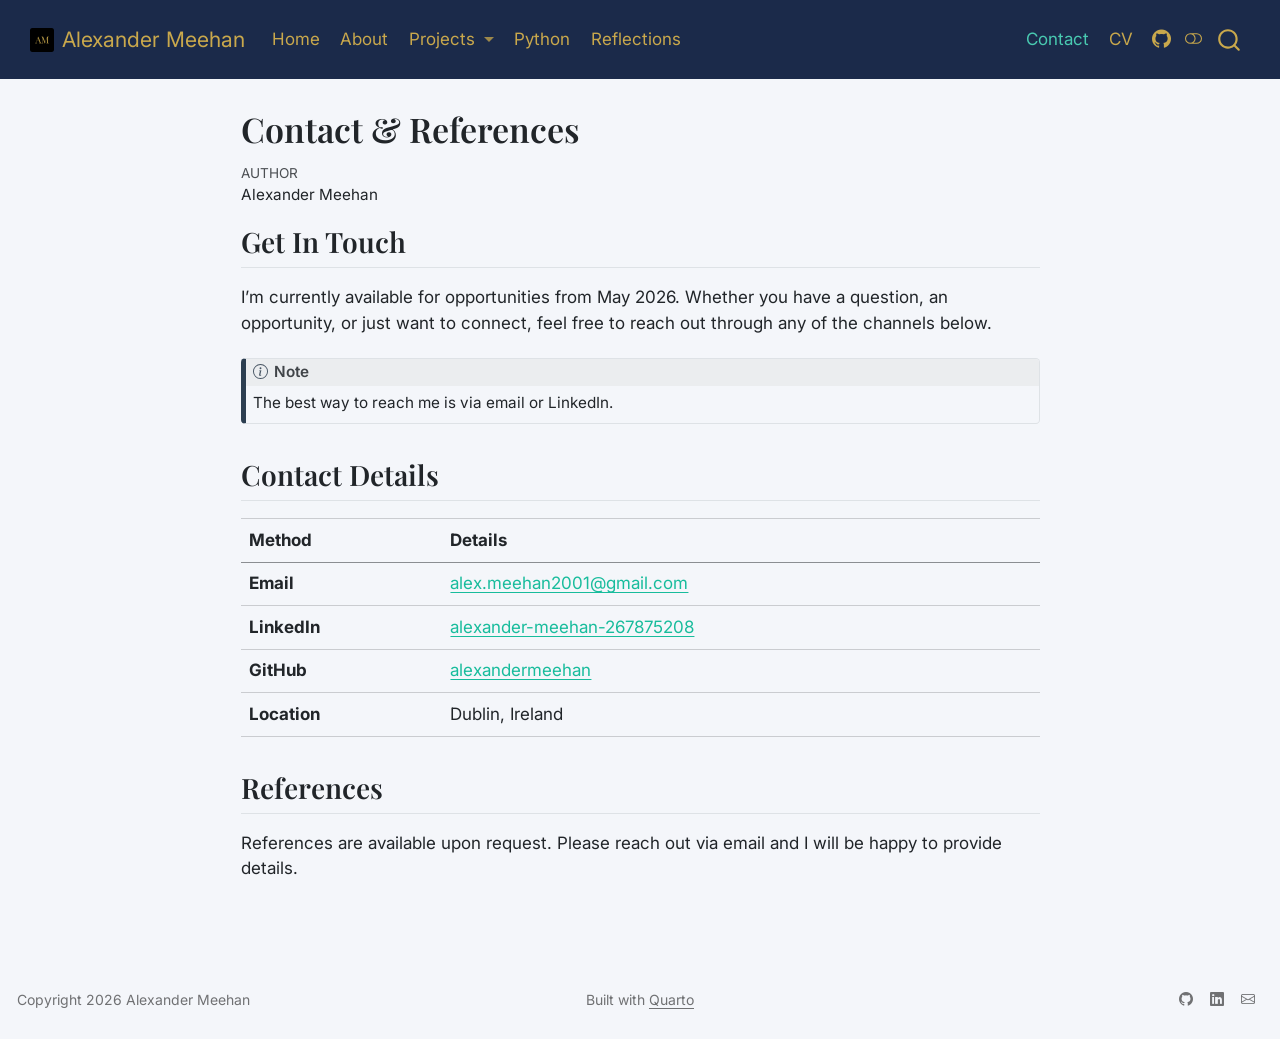
<file: docs/contact.html>
<!DOCTYPE html>
<html xmlns="http://www.w3.org/1999/xhtml" lang="en" xml:lang="en"><head>

<meta charset="utf-8">
<meta name="generator" content="quarto-1.9.36">

<meta name="viewport" content="width=device-width, initial-scale=1.0, user-scalable=yes">

<meta name="author" content="Alexander Meehan">

<title>Contact &amp; References – Alexander Meehan</title>
<style>
/* Default styles provided by pandoc.
** See https://pandoc.org/MANUAL.html#variables-for-html for config info.
*/
code{white-space: pre-wrap;}
span.smallcaps{font-variant: small-caps;}
div.columns{display: flex; gap: min(4vw, 1.5em);}
div.column{flex: auto; overflow-x: auto;}
div.hanging-indent{margin-left: 1.5em; text-indent: -1.5em;}
ul.task-list{list-style: none;}
ul.task-list li input[type="checkbox"] {
  width: 0.8em;
  margin: 0 0.8em 0.2em -1em; /* quarto-specific, see https://github.com/quarto-dev/quarto-cli/issues/4556 */ 
  vertical-align: middle;
}
</style>


<script src="site_libs/quarto-nav/quarto-nav.js"></script>
<script src="site_libs/quarto-nav/headroom.min.js"></script>
<script src="site_libs/clipboard/clipboard.min.js"></script>
<script src="site_libs/quarto-search/autocomplete.umd.js"></script>
<script src="site_libs/quarto-search/fuse.min.js"></script>
<script src="site_libs/quarto-search/quarto-search.js"></script>
<meta name="quarto:offset" content="./">
<link href="./images/favicon.ico" rel="icon">
<script src="site_libs/quarto-html/quarto.js" type="module"></script>
<script src="site_libs/quarto-html/tabsets/tabsets.js" type="module"></script>
<script src="site_libs/quarto-html/popper.min.js"></script>
<script src="site_libs/quarto-html/tippy.umd.min.js"></script>
<script src="site_libs/quarto-html/anchor.min.js"></script>
<link href="site_libs/quarto-html/tippy.css" rel="stylesheet">
<link href="site_libs/quarto-html/quarto-syntax-highlighting-845c23b38eaddc0f92fda52bfe77a8c8.css" rel="stylesheet" class="quarto-color-scheme" id="quarto-text-highlighting-styles">
<link href="site_libs/quarto-html/quarto-syntax-highlighting-dark-f418161beb48e0141c760e455f12af2c.css" rel="stylesheet" class="quarto-color-scheme quarto-color-alternate" id="quarto-text-highlighting-styles">
<link href="site_libs/quarto-html/quarto-syntax-highlighting-845c23b38eaddc0f92fda52bfe77a8c8.css" rel="stylesheet" class="quarto-color-scheme-extra" id="quarto-text-highlighting-styles">
<script src="site_libs/bootstrap/bootstrap.min.js"></script>
<link href="site_libs/bootstrap/bootstrap-icons.css" rel="stylesheet">
<link href="site_libs/bootstrap/bootstrap-5742f6be6b87fa97b1471ba9ed8c72c5.min.css" rel="stylesheet" append-hash="true" class="quarto-color-scheme" id="quarto-bootstrap" data-mode="light">
<link href="site_libs/bootstrap/bootstrap-dark-4ed2b652bd71da42ce3731da78dfc72b.min.css" rel="stylesheet" append-hash="true" class="quarto-color-scheme quarto-color-alternate" id="quarto-bootstrap" data-mode="dark">
<link href="site_libs/bootstrap/bootstrap-5742f6be6b87fa97b1471ba9ed8c72c5.min.css" rel="stylesheet" append-hash="true" class="quarto-color-scheme-extra" id="quarto-bootstrap" data-mode="light">
<script id="quarto-search-options" type="application/json">{
  "location": "navbar",
  "copy-button": false,
  "collapse-after": 3,
  "panel-placement": "end",
  "type": "overlay",
  "limit": 50,
  "keyboard-shortcut": [
    "f",
    "/",
    "s"
  ],
  "show-item-context": false,
  "language": {
    "search-no-results-text": "No results",
    "search-matching-documents-text": "matching documents",
    "search-copy-link-title": "Copy link to search",
    "search-hide-matches-text": "Hide additional matches",
    "search-more-match-text": "more match in this document",
    "search-more-matches-text": "more matches in this document",
    "search-clear-button-title": "Clear",
    "search-text-placeholder": "",
    "search-detached-cancel-button-title": "Cancel",
    "search-submit-button-title": "Submit",
    "search-label": "Search"
  }
}</script>


</head>

<body class="nav-fixed fullcontent quarto-light"><script id="quarto-html-before-body" type="application/javascript">
    const toggleBodyColorMode = (bsSheetEl) => {
      const mode = bsSheetEl.getAttribute("data-mode");
      const bodyEl = window.document.querySelector("body");
      if (mode === "dark") {
        bodyEl.classList.add("quarto-dark");
        bodyEl.classList.remove("quarto-light");
      } else {
        bodyEl.classList.add("quarto-light");
        bodyEl.classList.remove("quarto-dark");
      }
    }
    const toggleBodyColorPrimary = () => {
      const bsSheetEl = window.document.querySelector("link#quarto-bootstrap:not([rel=disabled-stylesheet])");
      if (bsSheetEl) {
        toggleBodyColorMode(bsSheetEl);
      }
    }
    const setColorSchemeToggle = (alternate) => {
      const toggles = window.document.querySelectorAll('.quarto-color-scheme-toggle');
      for (let i=0; i < toggles.length; i++) {
        const toggle = toggles[i];
        if (toggle) {
          if (alternate) {
            toggle.classList.add("alternate");
          } else {
            toggle.classList.remove("alternate");
          }
        }
      }
    };
    const toggleColorMode = (alternate) => {
      // Switch the stylesheets
      const primaryStylesheets = window.document.querySelectorAll('link.quarto-color-scheme:not(.quarto-color-alternate)');
      const alternateStylesheets = window.document.querySelectorAll('link.quarto-color-scheme.quarto-color-alternate');
      manageTransitions('#quarto-margin-sidebar .nav-link', false);
      if (alternate) {
        // note: dark is layered on light, we don't disable primary!
        enableStylesheet(alternateStylesheets);
        for (const sheetNode of alternateStylesheets) {
          if (sheetNode.id === "quarto-bootstrap") {
            toggleBodyColorMode(sheetNode);
          }
        }
      } else {
        disableStylesheet(alternateStylesheets);
        enableStylesheet(primaryStylesheets)
        toggleBodyColorPrimary();
      }
      manageTransitions('#quarto-margin-sidebar .nav-link', true);
      // Switch the toggles
      setColorSchemeToggle(alternate)
      // Hack to workaround the fact that safari doesn't
      // properly recolor the scrollbar when toggling (#1455)
      if (navigator.userAgent.indexOf('Safari') > 0 && navigator.userAgent.indexOf('Chrome') == -1) {
        manageTransitions("body", false);
        window.scrollTo(0, 1);
        setTimeout(() => {
          window.scrollTo(0, 0);
          manageTransitions("body", true);
        }, 40);
      }
    }
    const disableStylesheet = (stylesheets) => {
      for (let i=0; i < stylesheets.length; i++) {
        const stylesheet = stylesheets[i];
        stylesheet.rel = 'disabled-stylesheet';
      }
    }
    const enableStylesheet = (stylesheets) => {
      for (let i=0; i < stylesheets.length; i++) {
        const stylesheet = stylesheets[i];
        if(stylesheet.rel !== 'stylesheet') { // for Chrome, which will still FOUC without this check
          stylesheet.rel = 'stylesheet';
        }
      }
    }
    const manageTransitions = (selector, allowTransitions) => {
      const els = window.document.querySelectorAll(selector);
      for (let i=0; i < els.length; i++) {
        const el = els[i];
        if (allowTransitions) {
          el.classList.remove('notransition');
        } else {
          el.classList.add('notransition');
        }
      }
    }
    const isFileUrl = () => {
      return window.location.protocol === 'file:';
    }
    const hasAlternateSentinel = () => {
      let styleSentinel = getColorSchemeSentinel();
      if (styleSentinel !== null) {
        return styleSentinel === "alternate";
      } else {
        return false;
      }
    }
    const setStyleSentinel = (alternate) => {
      const value = alternate ? "alternate" : "default";
      if (!isFileUrl()) {
        window.localStorage.setItem("quarto-color-scheme", value);
      } else {
        localAlternateSentinel = value;
      }
    }
    const getColorSchemeSentinel = () => {
      if (!isFileUrl()) {
        const storageValue = window.localStorage.getItem("quarto-color-scheme");
        return storageValue != null ? storageValue : localAlternateSentinel;
      } else {
        return localAlternateSentinel;
      }
    }
    const toggleGiscusIfUsed = (isAlternate, darkModeDefault) => {
      const baseTheme = document.querySelector('#giscus-base-theme')?.value ?? 'light';
      const alternateTheme = document.querySelector('#giscus-alt-theme')?.value ?? 'dark';
      let newTheme = '';
      if(authorPrefersDark) {
        newTheme = isAlternate ? baseTheme : alternateTheme;
      } else {
        newTheme = isAlternate ? alternateTheme : baseTheme;
      }
      const changeGiscusTheme = () => {
        // From: https://github.com/giscus/giscus/issues/336
        const sendMessage = (message) => {
          const iframe = document.querySelector('iframe.giscus-frame');
          if (!iframe) return;
          iframe.contentWindow.postMessage({ giscus: message }, 'https://giscus.app');
        }
        sendMessage({
          setConfig: {
            theme: newTheme
          }
        });
      }
      const isGiscussLoaded = window.document.querySelector('iframe.giscus-frame') !== null;
      if (isGiscussLoaded) {
        changeGiscusTheme();
      }
    };
    const authorPrefersDark = false;
    const darkModeDefault = authorPrefersDark;
      document.querySelector('link#quarto-text-highlighting-styles.quarto-color-scheme-extra').rel = 'disabled-stylesheet';
      document.querySelector('link#quarto-bootstrap.quarto-color-scheme-extra').rel = 'disabled-stylesheet';
    let localAlternateSentinel = darkModeDefault ? 'alternate' : 'default';
    // Dark / light mode switch
    window.quartoToggleColorScheme = () => {
      // Read the current dark / light value
      let toAlternate = !hasAlternateSentinel();
      toggleColorMode(toAlternate);
      setStyleSentinel(toAlternate);
      toggleGiscusIfUsed(toAlternate, darkModeDefault);
      window.dispatchEvent(new Event('resize'));
    };
    // Switch to dark mode if need be
    if (hasAlternateSentinel()) {
      toggleColorMode(true);
    } else {
      toggleColorMode(false);
    }
  </script>

<div id="quarto-search-results"></div>
  <header id="quarto-header" class="headroom fixed-top">
    <nav class="navbar navbar-expand-lg " data-bs-theme="dark">
      <div class="navbar-container container-fluid">
      <div class="navbar-brand-container mx-auto">
    <a href="./index.html" class="navbar-brand navbar-brand-logo">
    <img src="./images/favicon.ico" alt="" class="navbar-logo light-content">
    <img src="./images/favicon.ico" alt="" class="navbar-logo dark-content">
    </a>
    <a class="navbar-brand" href="./index.html">
    <span class="navbar-title">Alexander Meehan</span>
    </a>
  </div>
            <div id="quarto-search" class="" title="Search"></div>
          <button class="navbar-toggler" type="button" data-bs-toggle="collapse" data-bs-target="#navbarCollapse" aria-controls="navbarCollapse" role="menu" aria-expanded="false" aria-label="Toggle navigation" onclick="if (window.quartoToggleHeadroom) { window.quartoToggleHeadroom(); }">
  <span class="navbar-toggler-icon"></span>
</button>
          <div class="collapse navbar-collapse" id="navbarCollapse">
            <ul class="navbar-nav navbar-nav-scroll me-auto">
  <li class="nav-item">
    <a class="nav-link" href="./index.html"> 
<span class="menu-text">Home</span></a>
  </li>  
  <li class="nav-item">
    <a class="nav-link" href="./about.html"> 
<span class="menu-text">About</span></a>
  </li>  
  <li class="nav-item dropdown ">
    <a class="nav-link dropdown-toggle" href="#" id="nav-menu-projects" role="link" data-bs-toggle="dropdown" aria-expanded="false">
 <span class="menu-text">Projects</span>
    </a>
    <ul class="dropdown-menu" aria-labelledby="nav-menu-projects">    
        <li>
    <a class="dropdown-item" href="./projects/index.html">
 <span class="dropdown-text">All Projects</span></a>
  </li>  
    </ul>
  </li>
  <li class="nav-item">
    <a class="nav-link" href="./Python.html"> 
<span class="menu-text">Python</span></a>
  </li>  
  <li class="nav-item">
    <a class="nav-link" href="./reflection.html"> 
<span class="menu-text">Reflections</span></a>
  </li>  
</ul>
            <ul class="navbar-nav navbar-nav-scroll ms-auto">
  <li class="nav-item">
    <a class="nav-link active" href="./contact.html" aria-current="page"> 
<span class="menu-text">Contact</span></a>
  </li>  
  <li class="nav-item">
    <a class="nav-link" href="./cv.html" target="_blank"> 
<span class="menu-text">CV</span></a>
  </li>  
  <li class="nav-item compact">
    <a class="nav-link" href="https://github.com/alexandermeehan" target="_blank"> <i class="bi bi-github" role="img">
</i> 
<span class="menu-text"></span></a>
  </li>  
</ul>
          </div> <!-- /navcollapse -->
            <div class="quarto-navbar-tools">
  <a href="" class="quarto-color-scheme-toggle quarto-navigation-tool  px-1" onclick="window.quartoToggleColorScheme(); return false;" title="Toggle dark mode"><i class="bi"></i></a>
</div>
      </div> <!-- /container-fluid -->
    </nav>
</header>
<!-- content -->
<div id="quarto-content" class="quarto-container page-columns page-rows-contents page-layout-article page-navbar">
<!-- sidebar -->
<!-- margin-sidebar -->
    
<!-- main -->
<main class="content" id="quarto-document-content">


<header id="title-block-header" class="quarto-title-block default">
<div class="quarto-title">
<h1 class="title">Contact &amp; References</h1>
</div>



<div class="quarto-title-meta">

    <div>
    <div class="quarto-title-meta-heading">Author</div>
    <div class="quarto-title-meta-contents">
             <p>Alexander Meehan </p>
          </div>
  </div>
    
  
    
  </div>
  


</header>


<section id="get-in-touch" class="level2">
<h2 class="anchored" data-anchor-id="get-in-touch">Get In Touch</h2>
<p>I’m currently available for opportunities from May 2026. Whether you have a question, an opportunity, or just want to connect, feel free to reach out through any of the channels below.</p>
<div class="callout callout-style-default callout-note callout-titled">
<div class="callout-header d-flex align-content-center">
<div class="callout-icon-container">
<i class="callout-icon"></i>
</div>
<div class="callout-title-container flex-fill">
Note
</div>
</div>
<div class="callout-body-container callout-body">
<p>The best way to reach me is via email or LinkedIn.</p>
</div>
</div>
</section>
<section id="contact-details" class="level2">
<h2 class="anchored" data-anchor-id="contact-details">Contact Details</h2>
<table class="caption-top table">
<thead>
<tr class="header">
<th>Method</th>
<th>Details</th>
</tr>
</thead>
<tbody>
<tr class="odd">
<td><strong>Email</strong></td>
<td><a href="mailto:alex.meehan2001@gmail.com">alex.meehan2001@gmail.com</a></td>
</tr>
<tr class="even">
<td><strong>LinkedIn</strong></td>
<td><a href="https://linkedin.com/in/alexander-meehan-267875208">alexander-meehan-267875208</a></td>
</tr>
<tr class="odd">
<td><strong>GitHub</strong></td>
<td><a href="https://github.com/alexandermeehan">alexandermeehan</a></td>
</tr>
<tr class="even">
<td><strong>Location</strong></td>
<td>Dublin, Ireland</td>
</tr>
</tbody>
</table>
</section>
<section id="references" class="level2">
<h2 class="anchored" data-anchor-id="references">References</h2>
<p>References are available upon request. Please reach out via email and I will be happy to provide details.</p>


</section>

</main> <!-- /main -->
<script id="quarto-html-after-body" type="application/javascript">
  window.document.addEventListener("DOMContentLoaded", function (event) {
    // Ensure there is a toggle, if there isn't float one in the top right
    if (window.document.querySelector('.quarto-color-scheme-toggle') === null) {
      const a = window.document.createElement('a');
      a.classList.add('top-right');
      a.classList.add('quarto-color-scheme-toggle');
      a.href = "";
      a.onclick = function() { try { window.quartoToggleColorScheme(); } catch {} return false; };
      const i = window.document.createElement("i");
      i.classList.add('bi');
      a.appendChild(i);
      window.document.body.appendChild(a);
    }
    setColorSchemeToggle(hasAlternateSentinel())
    const icon = "";
    const anchorJS = new window.AnchorJS();
    anchorJS.options = {
      placement: 'right',
      icon: icon
    };
    anchorJS.add('.anchored');
    const isCodeAnnotation = (el) => {
      for (const clz of el.classList) {
        if (clz.startsWith('code-annotation-')) {                     
          return true;
        }
      }
      return false;
    }
    const onCopySuccess = function(e) {
      // button target
      const button = e.trigger;
      // don't keep focus
      button.blur();
      // flash "checked"
      button.classList.add('code-copy-button-checked');
      var currentTitle = button.getAttribute("title");
      button.setAttribute("title", "Copied!");
      let tooltip;
      if (window.bootstrap) {
        button.setAttribute("data-bs-toggle", "tooltip");
        button.setAttribute("data-bs-placement", "left");
        button.setAttribute("data-bs-title", "Copied!");
        tooltip = new bootstrap.Tooltip(button, 
          { trigger: "manual", 
            customClass: "code-copy-button-tooltip",
            offset: [0, -8]});
        tooltip.show();    
      }
      setTimeout(function() {
        if (tooltip) {
          tooltip.hide();
          button.removeAttribute("data-bs-title");
          button.removeAttribute("data-bs-toggle");
          button.removeAttribute("data-bs-placement");
        }
        button.setAttribute("title", currentTitle);
        button.classList.remove('code-copy-button-checked');
      }, 1000);
      // clear code selection
      e.clearSelection();
    }
    const getTextToCopy = function(trigger) {
      const outerScaffold = trigger.parentElement.cloneNode(true);
      const codeEl = outerScaffold.querySelector('code');
      for (const childEl of codeEl.children) {
        if (isCodeAnnotation(childEl)) {
          childEl.remove();
        }
      }
      return codeEl.innerText;
    }
    const clipboard = new window.ClipboardJS('.code-copy-button:not([data-in-quarto-modal])', {
      text: getTextToCopy
    });
    clipboard.on('success', onCopySuccess);
    if (window.document.getElementById('quarto-embedded-source-code-modal')) {
      const clipboardModal = new window.ClipboardJS('.code-copy-button[data-in-quarto-modal]', {
        text: getTextToCopy,
        container: window.document.getElementById('quarto-embedded-source-code-modal')
      });
      clipboardModal.on('success', onCopySuccess);
    }
      var localhostRegex = new RegExp(/^(?:http|https):\/\/localhost\:?[0-9]*\//);
      var mailtoRegex = new RegExp(/^mailto:/);
        var filterRegex = new RegExp('/' + window.location.host + '/');
      var isInternal = (href) => {
          return filterRegex.test(href) || localhostRegex.test(href) || mailtoRegex.test(href);
      }
      // Inspect non-navigation links and adorn them if external
     var links = window.document.querySelectorAll('a[href]:not(.nav-link):not(.navbar-brand):not(.toc-action):not(.sidebar-link):not(.sidebar-item-toggle):not(.pagination-link):not(.no-external):not([aria-hidden]):not(.dropdown-item):not(.quarto-navigation-tool):not(.about-link)');
      for (var i=0; i<links.length; i++) {
        const link = links[i];
        if (!isInternal(link.href)) {
          // undo the damage that might have been done by quarto-nav.js in the case of
          // links that we want to consider external
          if (link.dataset.originalHref !== undefined) {
            link.href = link.dataset.originalHref;
          }
        }
      }
    function tippyHover(el, contentFn, onTriggerFn, onUntriggerFn) {
      const config = {
        allowHTML: true,
        maxWidth: 500,
        delay: 100,
        arrow: false,
        appendTo: function(el) {
            return el.parentElement;
        },
        interactive: true,
        interactiveBorder: 10,
        theme: 'quarto',
        placement: 'bottom-start',
      };
      if (contentFn) {
        config.content = contentFn;
      }
      if (onTriggerFn) {
        config.onTrigger = onTriggerFn;
      }
      if (onUntriggerFn) {
        config.onUntrigger = onUntriggerFn;
      }
      window.tippy(el, config); 
    }
    const noterefs = window.document.querySelectorAll('a[role="doc-noteref"]');
    for (var i=0; i<noterefs.length; i++) {
      const ref = noterefs[i];
      tippyHover(ref, function() {
        // use id or data attribute instead here
        let href = ref.getAttribute('data-footnote-href') || ref.getAttribute('href');
        try { href = new URL(href).hash; } catch {}
        const id = href.replace(/^#\/?/, "");
        const note = window.document.getElementById(id);
        if (note) {
          return note.innerHTML;
        } else {
          return "";
        }
      });
    }
    const xrefs = window.document.querySelectorAll('a.quarto-xref');
    const processXRef = (id, note) => {
      // Strip column container classes
      const stripColumnClz = (el) => {
        el.classList.remove("page-full", "page-columns");
        if (el.children) {
          for (const child of el.children) {
            stripColumnClz(child);
          }
        }
      }
      stripColumnClz(note)
      if (id === null || id.startsWith('sec-')) {
        // Special case sections, only their first couple elements
        const container = document.createElement("div");
        if (note.children && note.children.length > 2) {
          container.appendChild(note.children[0].cloneNode(true));
          for (let i = 1; i < note.children.length; i++) {
            const child = note.children[i];
            if (child.tagName === "P" && child.innerText === "") {
              continue;
            } else {
              container.appendChild(child.cloneNode(true));
              break;
            }
          }
          if (window.Quarto?.typesetMath) {
            window.Quarto.typesetMath(container);
          }
          return container.innerHTML
        } else {
          if (window.Quarto?.typesetMath) {
            window.Quarto.typesetMath(note);
          }
          return note.innerHTML;
        }
      } else {
        // Remove any anchor links if they are present
        const anchorLink = note.querySelector('a.anchorjs-link');
        if (anchorLink) {
          anchorLink.remove();
        }
        if (window.Quarto?.typesetMath) {
          window.Quarto.typesetMath(note);
        }
        if (note.classList.contains("callout")) {
          return note.outerHTML;
        } else {
          return note.innerHTML;
        }
      }
    }
    for (var i=0; i<xrefs.length; i++) {
      const xref = xrefs[i];
      tippyHover(xref, undefined, function(instance) {
        instance.disable();
        let url = xref.getAttribute('href');
        let hash = undefined; 
        if (url.startsWith('#')) {
          hash = url;
        } else {
          try { hash = new URL(url).hash; } catch {}
        }
        if (hash) {
          const id = hash.replace(/^#\/?/, "");
          const note = window.document.getElementById(id);
          if (note !== null) {
            try {
              const html = processXRef(id, note.cloneNode(true));
              instance.setContent(html);
            } finally {
              instance.enable();
              instance.show();
            }
          } else {
            // See if we can fetch this
            fetch(url.split('#')[0])
            .then(res => res.text())
            .then(html => {
              const parser = new DOMParser();
              const htmlDoc = parser.parseFromString(html, "text/html");
              const note = htmlDoc.getElementById(id);
              if (note !== null) {
                const html = processXRef(id, note);
                instance.setContent(html);
              } 
            }).finally(() => {
              instance.enable();
              instance.show();
            });
          }
        } else {
          // See if we can fetch a full url (with no hash to target)
          // This is a special case and we should probably do some content thinning / targeting
          fetch(url)
          .then(res => res.text())
          .then(html => {
            const parser = new DOMParser();
            const htmlDoc = parser.parseFromString(html, "text/html");
            const note = htmlDoc.querySelector('main.content');
            if (note !== null) {
              // This should only happen for chapter cross references
              // (since there is no id in the URL)
              // remove the first header
              if (note.children.length > 0 && note.children[0].tagName === "HEADER") {
                note.children[0].remove();
              }
              const html = processXRef(null, note);
              instance.setContent(html);
            } 
          }).finally(() => {
            instance.enable();
            instance.show();
          });
        }
      }, function(instance) {
      });
    }
        let selectedAnnoteEl;
        const selectorForAnnotation = ( cell, annotation) => {
          let cellAttr = 'data-code-cell="' + cell + '"';
          let lineAttr = 'data-code-annotation="' +  annotation + '"';
          const selector = 'span[' + cellAttr + '][' + lineAttr + ']';
          return selector;
        }
        const selectCodeLines = (annoteEl) => {
          const doc = window.document;
          const targetCell = annoteEl.getAttribute("data-target-cell");
          const targetAnnotation = annoteEl.getAttribute("data-target-annotation");
          const annoteSpan = window.document.querySelector(selectorForAnnotation(targetCell, targetAnnotation));
          const lines = annoteSpan.getAttribute("data-code-lines").split(",");
          const lineIds = lines.map((line) => {
            return targetCell + "-" + line;
          })
          let top = null;
          let height = null;
          let parent = null;
          if (lineIds.length > 0) {
              //compute the position of the single el (top and bottom and make a div)
              const el = window.document.getElementById(lineIds[0]);
              top = el.offsetTop;
              height = el.offsetHeight;
              parent = el.parentElement.parentElement;
            if (lineIds.length > 1) {
              const lastEl = window.document.getElementById(lineIds[lineIds.length - 1]);
              const bottom = lastEl.offsetTop + lastEl.offsetHeight;
              height = bottom - top;
            }
            if (top !== null && height !== null && parent !== null) {
              // cook up a div (if necessary) and position it 
              let div = window.document.getElementById("code-annotation-line-highlight");
              if (div === null) {
                div = window.document.createElement("div");
                div.setAttribute("id", "code-annotation-line-highlight");
                div.style.position = 'absolute';
                parent.appendChild(div);
              }
              div.style.top = top - 2 + "px";
              div.style.height = height + 4 + "px";
              div.style.left = 0;
              let gutterDiv = window.document.getElementById("code-annotation-line-highlight-gutter");
              if (gutterDiv === null) {
                gutterDiv = window.document.createElement("div");
                gutterDiv.setAttribute("id", "code-annotation-line-highlight-gutter");
                gutterDiv.style.position = 'absolute';
                const codeCell = window.document.getElementById(targetCell);
                const gutter = codeCell.querySelector('.code-annotation-gutter');
                gutter.appendChild(gutterDiv);
              }
              gutterDiv.style.top = top - 2 + "px";
              gutterDiv.style.height = height + 4 + "px";
            }
            selectedAnnoteEl = annoteEl;
          }
        };
        const unselectCodeLines = () => {
          const elementsIds = ["code-annotation-line-highlight", "code-annotation-line-highlight-gutter"];
          elementsIds.forEach((elId) => {
            const div = window.document.getElementById(elId);
            if (div) {
              div.remove();
            }
          });
          selectedAnnoteEl = undefined;
        };
          // Handle positioning of the toggle
      window.addEventListener(
        "resize",
        throttle(() => {
          elRect = undefined;
          if (selectedAnnoteEl) {
            selectCodeLines(selectedAnnoteEl);
          }
        }, 10)
      );
      function throttle(fn, ms) {
      let throttle = false;
      let timer;
        return (...args) => {
          if(!throttle) { // first call gets through
              fn.apply(this, args);
              throttle = true;
          } else { // all the others get throttled
              if(timer) clearTimeout(timer); // cancel #2
              timer = setTimeout(() => {
                fn.apply(this, args);
                timer = throttle = false;
              }, ms);
          }
        };
      }
        // Attach click handler to the DT
        const annoteDls = window.document.querySelectorAll('dt[data-target-cell]');
        for (const annoteDlNode of annoteDls) {
          annoteDlNode.addEventListener('click', (event) => {
            const clickedEl = event.target;
            if (clickedEl !== selectedAnnoteEl) {
              unselectCodeLines();
              const activeEl = window.document.querySelector('dt[data-target-cell].code-annotation-active');
              if (activeEl) {
                activeEl.classList.remove('code-annotation-active');
              }
              selectCodeLines(clickedEl);
              clickedEl.classList.add('code-annotation-active');
            } else {
              // Unselect the line
              unselectCodeLines();
              clickedEl.classList.remove('code-annotation-active');
            }
          });
        }
    const findCites = (el) => {
      const parentEl = el.parentElement;
      if (parentEl) {
        const cites = parentEl.dataset.cites;
        if (cites) {
          return {
            el,
            cites: cites.split(' ')
          };
        } else {
          return findCites(el.parentElement)
        }
      } else {
        return undefined;
      }
    };
    var bibliorefs = window.document.querySelectorAll('a[role="doc-biblioref"]');
    for (var i=0; i<bibliorefs.length; i++) {
      const ref = bibliorefs[i];
      const citeInfo = findCites(ref);
      if (citeInfo) {
        tippyHover(citeInfo.el, function() {
          var popup = window.document.createElement('div');
          citeInfo.cites.forEach(function(cite) {
            var citeDiv = window.document.createElement('div');
            citeDiv.classList.add('hanging-indent');
            citeDiv.classList.add('csl-entry');
            var biblioDiv = window.document.getElementById('ref-' + cite);
            if (biblioDiv) {
              citeDiv.innerHTML = biblioDiv.innerHTML;
            }
            popup.appendChild(citeDiv);
          });
          return popup.innerHTML;
        });
      }
    }
  });
  </script>
</div> <!-- /content -->
<footer class="footer">
  <div class="nav-footer">
    <div class="nav-footer-left">
<p>Copyright 2026 Alexander Meehan</p>
</div>   
    <div class="nav-footer-center">
<p>Built with <a href="https://quarto.org">Quarto</a></p>
</div>
    <div class="nav-footer-right">
      <ul class="footer-items list-unstyled">
    <li class="nav-item compact">
    <a class="nav-link" href="https://github.com/alexandermeehan">
      <i class="bi bi-github" role="img">
</i> 
    </a>
  </li>  
    <li class="nav-item compact">
    <a class="nav-link" href="https://linkedin.com/in/alexander-meehan-267875208">
      <i class="bi bi-linkedin" role="img">
</i> 
    </a>
  </li>  
    <li class="nav-item compact">
    <a class="nav-link" href="mailto:alex.meehan2001@gmail.com">
      <i class="bi bi-envelope" role="img">
</i> 
    </a>
  </li>  
</ul>
    </div>
  </div>
</footer>




</body></html>
</file>
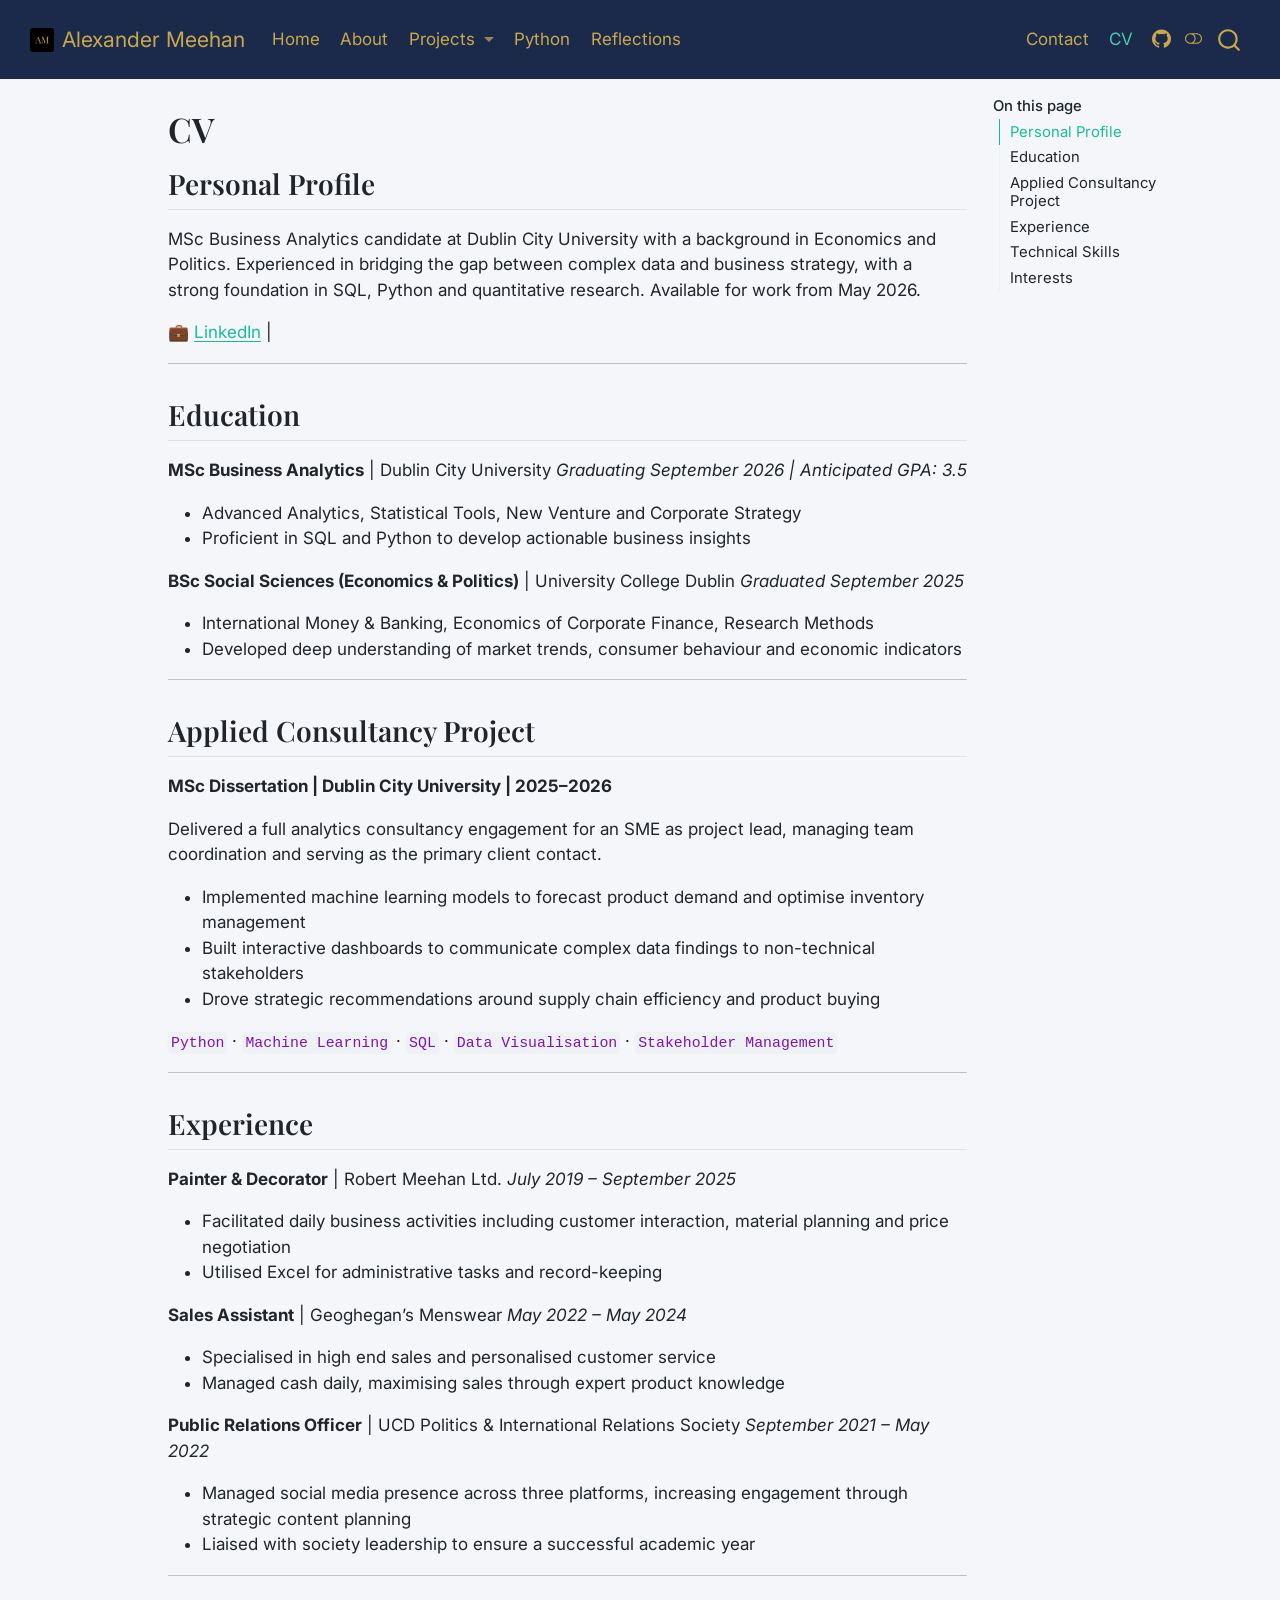
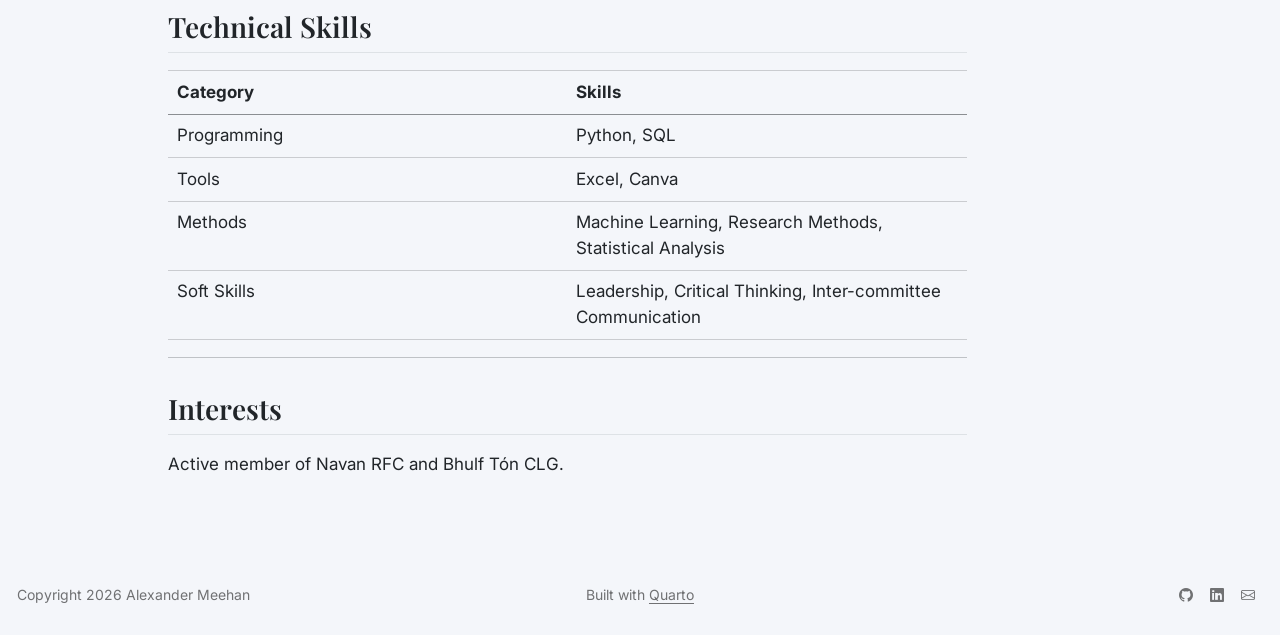
<file: docs/cv.html>
<!DOCTYPE html>
<html xmlns="http://www.w3.org/1999/xhtml" lang="en" xml:lang="en"><head>

<meta charset="utf-8">
<meta name="generator" content="quarto-1.9.36">

<meta name="viewport" content="width=device-width, initial-scale=1.0, user-scalable=yes">


<title>CV – Alexander Meehan</title>
<style>
/* Default styles provided by pandoc.
** See https://pandoc.org/MANUAL.html#variables-for-html for config info.
*/
code{white-space: pre-wrap;}
span.smallcaps{font-variant: small-caps;}
div.columns{display: flex; gap: min(4vw, 1.5em);}
div.column{flex: auto; overflow-x: auto;}
div.hanging-indent{margin-left: 1.5em; text-indent: -1.5em;}
ul.task-list{list-style: none;}
ul.task-list li input[type="checkbox"] {
  width: 0.8em;
  margin: 0 0.8em 0.2em -1em; /* quarto-specific, see https://github.com/quarto-dev/quarto-cli/issues/4556 */ 
  vertical-align: middle;
}
</style>


<script src="site_libs/quarto-nav/quarto-nav.js"></script>
<script src="site_libs/quarto-nav/headroom.min.js"></script>
<script src="site_libs/clipboard/clipboard.min.js"></script>
<script src="site_libs/quarto-search/autocomplete.umd.js"></script>
<script src="site_libs/quarto-search/fuse.min.js"></script>
<script src="site_libs/quarto-search/quarto-search.js"></script>
<meta name="quarto:offset" content="./">
<link href="./images/favicon.ico" rel="icon">
<script src="site_libs/quarto-html/quarto.js" type="module"></script>
<script src="site_libs/quarto-html/tabsets/tabsets.js" type="module"></script>
<script src="site_libs/quarto-html/popper.min.js"></script>
<script src="site_libs/quarto-html/tippy.umd.min.js"></script>
<script src="site_libs/quarto-html/anchor.min.js"></script>
<link href="site_libs/quarto-html/tippy.css" rel="stylesheet">
<link href="site_libs/quarto-html/quarto-syntax-highlighting-845c23b38eaddc0f92fda52bfe77a8c8.css" rel="stylesheet" class="quarto-color-scheme" id="quarto-text-highlighting-styles">
<link href="site_libs/quarto-html/quarto-syntax-highlighting-dark-f418161beb48e0141c760e455f12af2c.css" rel="stylesheet" class="quarto-color-scheme quarto-color-alternate" id="quarto-text-highlighting-styles">
<link href="site_libs/quarto-html/quarto-syntax-highlighting-845c23b38eaddc0f92fda52bfe77a8c8.css" rel="stylesheet" class="quarto-color-scheme-extra" id="quarto-text-highlighting-styles">
<script src="site_libs/bootstrap/bootstrap.min.js"></script>
<link href="site_libs/bootstrap/bootstrap-icons.css" rel="stylesheet">
<link href="site_libs/bootstrap/bootstrap-5742f6be6b87fa97b1471ba9ed8c72c5.min.css" rel="stylesheet" append-hash="true" class="quarto-color-scheme" id="quarto-bootstrap" data-mode="light">
<link href="site_libs/bootstrap/bootstrap-dark-4ed2b652bd71da42ce3731da78dfc72b.min.css" rel="stylesheet" append-hash="true" class="quarto-color-scheme quarto-color-alternate" id="quarto-bootstrap" data-mode="dark">
<link href="site_libs/bootstrap/bootstrap-5742f6be6b87fa97b1471ba9ed8c72c5.min.css" rel="stylesheet" append-hash="true" class="quarto-color-scheme-extra" id="quarto-bootstrap" data-mode="light">
<script id="quarto-search-options" type="application/json">{
  "location": "navbar",
  "copy-button": false,
  "collapse-after": 3,
  "panel-placement": "end",
  "type": "overlay",
  "limit": 50,
  "keyboard-shortcut": [
    "f",
    "/",
    "s"
  ],
  "show-item-context": false,
  "language": {
    "search-no-results-text": "No results",
    "search-matching-documents-text": "matching documents",
    "search-copy-link-title": "Copy link to search",
    "search-hide-matches-text": "Hide additional matches",
    "search-more-match-text": "more match in this document",
    "search-more-matches-text": "more matches in this document",
    "search-clear-button-title": "Clear",
    "search-text-placeholder": "",
    "search-detached-cancel-button-title": "Cancel",
    "search-submit-button-title": "Submit",
    "search-label": "Search"
  }
}</script>


</head>

<body class="nav-fixed quarto-light"><script id="quarto-html-before-body" type="application/javascript">
    const toggleBodyColorMode = (bsSheetEl) => {
      const mode = bsSheetEl.getAttribute("data-mode");
      const bodyEl = window.document.querySelector("body");
      if (mode === "dark") {
        bodyEl.classList.add("quarto-dark");
        bodyEl.classList.remove("quarto-light");
      } else {
        bodyEl.classList.add("quarto-light");
        bodyEl.classList.remove("quarto-dark");
      }
    }
    const toggleBodyColorPrimary = () => {
      const bsSheetEl = window.document.querySelector("link#quarto-bootstrap:not([rel=disabled-stylesheet])");
      if (bsSheetEl) {
        toggleBodyColorMode(bsSheetEl);
      }
    }
    const setColorSchemeToggle = (alternate) => {
      const toggles = window.document.querySelectorAll('.quarto-color-scheme-toggle');
      for (let i=0; i < toggles.length; i++) {
        const toggle = toggles[i];
        if (toggle) {
          if (alternate) {
            toggle.classList.add("alternate");
          } else {
            toggle.classList.remove("alternate");
          }
        }
      }
    };
    const toggleColorMode = (alternate) => {
      // Switch the stylesheets
      const primaryStylesheets = window.document.querySelectorAll('link.quarto-color-scheme:not(.quarto-color-alternate)');
      const alternateStylesheets = window.document.querySelectorAll('link.quarto-color-scheme.quarto-color-alternate');
      manageTransitions('#quarto-margin-sidebar .nav-link', false);
      if (alternate) {
        // note: dark is layered on light, we don't disable primary!
        enableStylesheet(alternateStylesheets);
        for (const sheetNode of alternateStylesheets) {
          if (sheetNode.id === "quarto-bootstrap") {
            toggleBodyColorMode(sheetNode);
          }
        }
      } else {
        disableStylesheet(alternateStylesheets);
        enableStylesheet(primaryStylesheets)
        toggleBodyColorPrimary();
      }
      manageTransitions('#quarto-margin-sidebar .nav-link', true);
      // Switch the toggles
      setColorSchemeToggle(alternate)
      // Hack to workaround the fact that safari doesn't
      // properly recolor the scrollbar when toggling (#1455)
      if (navigator.userAgent.indexOf('Safari') > 0 && navigator.userAgent.indexOf('Chrome') == -1) {
        manageTransitions("body", false);
        window.scrollTo(0, 1);
        setTimeout(() => {
          window.scrollTo(0, 0);
          manageTransitions("body", true);
        }, 40);
      }
    }
    const disableStylesheet = (stylesheets) => {
      for (let i=0; i < stylesheets.length; i++) {
        const stylesheet = stylesheets[i];
        stylesheet.rel = 'disabled-stylesheet';
      }
    }
    const enableStylesheet = (stylesheets) => {
      for (let i=0; i < stylesheets.length; i++) {
        const stylesheet = stylesheets[i];
        if(stylesheet.rel !== 'stylesheet') { // for Chrome, which will still FOUC without this check
          stylesheet.rel = 'stylesheet';
        }
      }
    }
    const manageTransitions = (selector, allowTransitions) => {
      const els = window.document.querySelectorAll(selector);
      for (let i=0; i < els.length; i++) {
        const el = els[i];
        if (allowTransitions) {
          el.classList.remove('notransition');
        } else {
          el.classList.add('notransition');
        }
      }
    }
    const isFileUrl = () => {
      return window.location.protocol === 'file:';
    }
    const hasAlternateSentinel = () => {
      let styleSentinel = getColorSchemeSentinel();
      if (styleSentinel !== null) {
        return styleSentinel === "alternate";
      } else {
        return false;
      }
    }
    const setStyleSentinel = (alternate) => {
      const value = alternate ? "alternate" : "default";
      if (!isFileUrl()) {
        window.localStorage.setItem("quarto-color-scheme", value);
      } else {
        localAlternateSentinel = value;
      }
    }
    const getColorSchemeSentinel = () => {
      if (!isFileUrl()) {
        const storageValue = window.localStorage.getItem("quarto-color-scheme");
        return storageValue != null ? storageValue : localAlternateSentinel;
      } else {
        return localAlternateSentinel;
      }
    }
    const toggleGiscusIfUsed = (isAlternate, darkModeDefault) => {
      const baseTheme = document.querySelector('#giscus-base-theme')?.value ?? 'light';
      const alternateTheme = document.querySelector('#giscus-alt-theme')?.value ?? 'dark';
      let newTheme = '';
      if(authorPrefersDark) {
        newTheme = isAlternate ? baseTheme : alternateTheme;
      } else {
        newTheme = isAlternate ? alternateTheme : baseTheme;
      }
      const changeGiscusTheme = () => {
        // From: https://github.com/giscus/giscus/issues/336
        const sendMessage = (message) => {
          const iframe = document.querySelector('iframe.giscus-frame');
          if (!iframe) return;
          iframe.contentWindow.postMessage({ giscus: message }, 'https://giscus.app');
        }
        sendMessage({
          setConfig: {
            theme: newTheme
          }
        });
      }
      const isGiscussLoaded = window.document.querySelector('iframe.giscus-frame') !== null;
      if (isGiscussLoaded) {
        changeGiscusTheme();
      }
    };
    const authorPrefersDark = false;
    const darkModeDefault = authorPrefersDark;
      document.querySelector('link#quarto-text-highlighting-styles.quarto-color-scheme-extra').rel = 'disabled-stylesheet';
      document.querySelector('link#quarto-bootstrap.quarto-color-scheme-extra').rel = 'disabled-stylesheet';
    let localAlternateSentinel = darkModeDefault ? 'alternate' : 'default';
    // Dark / light mode switch
    window.quartoToggleColorScheme = () => {
      // Read the current dark / light value
      let toAlternate = !hasAlternateSentinel();
      toggleColorMode(toAlternate);
      setStyleSentinel(toAlternate);
      toggleGiscusIfUsed(toAlternate, darkModeDefault);
      window.dispatchEvent(new Event('resize'));
    };
    // Switch to dark mode if need be
    if (hasAlternateSentinel()) {
      toggleColorMode(true);
    } else {
      toggleColorMode(false);
    }
  </script>

<div id="quarto-search-results"></div>
  <header id="quarto-header" class="headroom fixed-top">
    <nav class="navbar navbar-expand-lg " data-bs-theme="dark">
      <div class="navbar-container container-fluid">
      <div class="navbar-brand-container mx-auto">
    <a href="./index.html" class="navbar-brand navbar-brand-logo">
    <img src="./images/favicon.ico" alt="" class="navbar-logo light-content">
    <img src="./images/favicon.ico" alt="" class="navbar-logo dark-content">
    </a>
    <a class="navbar-brand" href="./index.html">
    <span class="navbar-title">Alexander Meehan</span>
    </a>
  </div>
            <div id="quarto-search" class="" title="Search"></div>
          <button class="navbar-toggler" type="button" data-bs-toggle="collapse" data-bs-target="#navbarCollapse" aria-controls="navbarCollapse" role="menu" aria-expanded="false" aria-label="Toggle navigation" onclick="if (window.quartoToggleHeadroom) { window.quartoToggleHeadroom(); }">
  <span class="navbar-toggler-icon"></span>
</button>
          <div class="collapse navbar-collapse" id="navbarCollapse">
            <ul class="navbar-nav navbar-nav-scroll me-auto">
  <li class="nav-item">
    <a class="nav-link" href="./index.html"> 
<span class="menu-text">Home</span></a>
  </li>  
  <li class="nav-item">
    <a class="nav-link" href="./about.html"> 
<span class="menu-text">About</span></a>
  </li>  
  <li class="nav-item dropdown ">
    <a class="nav-link dropdown-toggle" href="#" id="nav-menu-projects" role="link" data-bs-toggle="dropdown" aria-expanded="false">
 <span class="menu-text">Projects</span>
    </a>
    <ul class="dropdown-menu" aria-labelledby="nav-menu-projects">    
        <li>
    <a class="dropdown-item" href="./projects/index.html">
 <span class="dropdown-text">All Projects</span></a>
  </li>  
    </ul>
  </li>
  <li class="nav-item">
    <a class="nav-link" href="./Python.html"> 
<span class="menu-text">Python</span></a>
  </li>  
  <li class="nav-item">
    <a class="nav-link" href="./reflection.html"> 
<span class="menu-text">Reflections</span></a>
  </li>  
</ul>
            <ul class="navbar-nav navbar-nav-scroll ms-auto">
  <li class="nav-item">
    <a class="nav-link" href="./contact.html"> 
<span class="menu-text">Contact</span></a>
  </li>  
  <li class="nav-item">
    <a class="nav-link active" href="./cv.html" target="_blank" aria-current="page"> 
<span class="menu-text">CV</span></a>
  </li>  
  <li class="nav-item compact">
    <a class="nav-link" href="https://github.com/alexandermeehan" target="_blank"> <i class="bi bi-github" role="img">
</i> 
<span class="menu-text"></span></a>
  </li>  
</ul>
          </div> <!-- /navcollapse -->
            <div class="quarto-navbar-tools">
  <a href="" class="quarto-color-scheme-toggle quarto-navigation-tool  px-1" onclick="window.quartoToggleColorScheme(); return false;" title="Toggle dark mode"><i class="bi"></i></a>
</div>
      </div> <!-- /container-fluid -->
    </nav>
</header>
<!-- content -->
<div id="quarto-content" class="quarto-container page-columns page-rows-contents page-layout-article page-navbar">
<!-- sidebar -->
<!-- margin-sidebar -->
    <div id="quarto-margin-sidebar" class="sidebar margin-sidebar">
        <nav id="TOC" role="doc-toc" class="toc-active">
    <h2 id="toc-title">On this page</h2>
   
  <ul>
  <li><a href="#personal-profile" id="toc-personal-profile" class="nav-link active" data-scroll-target="#personal-profile">Personal Profile</a></li>
  <li><a href="#education" id="toc-education" class="nav-link" data-scroll-target="#education">Education</a></li>
  <li><a href="#applied-consultancy-project" id="toc-applied-consultancy-project" class="nav-link" data-scroll-target="#applied-consultancy-project">Applied Consultancy Project</a></li>
  <li><a href="#experience" id="toc-experience" class="nav-link" data-scroll-target="#experience">Experience</a></li>
  <li><a href="#technical-skills" id="toc-technical-skills" class="nav-link" data-scroll-target="#technical-skills">Technical Skills</a></li>
  <li><a href="#interests" id="toc-interests" class="nav-link" data-scroll-target="#interests">Interests</a></li>
  </ul>
</nav>
    </div>
<!-- main -->
<main class="content" id="quarto-document-content">


<header id="title-block-header" class="quarto-title-block default">
<div class="quarto-title">
<h1 class="title">CV</h1>
</div>



<div class="quarto-title-meta">

    
  
    
  </div>
  


</header>


<section id="personal-profile" class="level2">
<h2 class="anchored" data-anchor-id="personal-profile">Personal Profile</h2>
<p>MSc Business Analytics candidate at Dublin City University with a background in Economics and Politics. Experienced in bridging the gap between complex data and business strategy, with a strong foundation in SQL, Python and quantitative research. Available for work from May 2026.</p>
<p>💼 <a href="https://linkedin.com/in/alexander-meehan-267875208">LinkedIn</a> |</p>
<hr>
</section>
<section id="education" class="level2">
<h2 class="anchored" data-anchor-id="education">Education</h2>
<p><strong>MSc Business Analytics</strong> | Dublin City University <em>Graduating September 2026 | Anticipated GPA: 3.5</em></p>
<ul>
<li>Advanced Analytics, Statistical Tools, New Venture and Corporate Strategy</li>
<li>Proficient in SQL and Python to develop actionable business insights</li>
</ul>
<p><strong>BSc Social Sciences (Economics &amp; Politics)</strong> | University College Dublin <em>Graduated September 2025</em></p>
<ul>
<li>International Money &amp; Banking, Economics of Corporate Finance, Research Methods</li>
<li>Developed deep understanding of market trends, consumer behaviour and economic indicators</li>
</ul>
<hr>
</section>
<section id="applied-consultancy-project" class="level2">
<h2 class="anchored" data-anchor-id="applied-consultancy-project">Applied Consultancy Project</h2>
<p><strong>MSc Dissertation | Dublin City University | 2025–2026</strong></p>
<p>Delivered a full analytics consultancy engagement for an SME as project lead, managing team coordination and serving as the primary client contact.</p>
<ul>
<li>Implemented machine learning models to forecast product demand and optimise inventory management</li>
<li>Built interactive dashboards to communicate complex data findings to non-technical stakeholders</li>
<li>Drove strategic recommendations around supply chain efficiency and product buying</li>
</ul>
<p><code>Python</code> · <code>Machine Learning</code> · <code>SQL</code> · <code>Data Visualisation</code> · <code>Stakeholder Management</code></p>
<hr>
</section>
<section id="experience" class="level2">
<h2 class="anchored" data-anchor-id="experience">Experience</h2>
<p><strong>Painter &amp; Decorator</strong> | Robert Meehan Ltd. <em>July 2019 – September 2025</em></p>
<ul>
<li>Facilitated daily business activities including customer interaction, material planning and price negotiation</li>
<li>Utilised Excel for administrative tasks and record-keeping</li>
</ul>
<p><strong>Sales Assistant</strong> | Geoghegan’s Menswear <em>May 2022 – May 2024</em></p>
<ul>
<li>Specialised in high end sales and personalised customer service</li>
<li>Managed cash daily, maximising sales through expert product knowledge</li>
</ul>
<p><strong>Public Relations Officer</strong> | UCD Politics &amp; International Relations Society <em>September 2021 – May 2022</em></p>
<ul>
<li>Managed social media presence across three platforms, increasing engagement through strategic content planning</li>
<li>Liaised with society leadership to ensure a successful academic year</li>
</ul>
<hr>
</section>
<section id="technical-skills" class="level2">
<h2 class="anchored" data-anchor-id="technical-skills">Technical Skills</h2>
<table class="caption-top table">
<colgroup>
<col style="width: 50%">
<col style="width: 50%">
</colgroup>
<thead>
<tr class="header">
<th>Category</th>
<th>Skills</th>
</tr>
</thead>
<tbody>
<tr class="odd">
<td>Programming</td>
<td>Python, SQL</td>
</tr>
<tr class="even">
<td>Tools</td>
<td>Excel, Canva</td>
</tr>
<tr class="odd">
<td>Methods</td>
<td>Machine Learning, Research Methods, Statistical Analysis</td>
</tr>
<tr class="even">
<td>Soft Skills</td>
<td>Leadership, Critical Thinking, Inter-committee Communication</td>
</tr>
</tbody>
</table>
<hr>
</section>
<section id="interests" class="level2">
<h2 class="anchored" data-anchor-id="interests">Interests</h2>
<p>Active member of Navan RFC and Bhulf Tón CLG.</p>


</section>

</main> <!-- /main -->
<script id="quarto-html-after-body" type="application/javascript">
  window.document.addEventListener("DOMContentLoaded", function (event) {
    // Ensure there is a toggle, if there isn't float one in the top right
    if (window.document.querySelector('.quarto-color-scheme-toggle') === null) {
      const a = window.document.createElement('a');
      a.classList.add('top-right');
      a.classList.add('quarto-color-scheme-toggle');
      a.href = "";
      a.onclick = function() { try { window.quartoToggleColorScheme(); } catch {} return false; };
      const i = window.document.createElement("i");
      i.classList.add('bi');
      a.appendChild(i);
      window.document.body.appendChild(a);
    }
    setColorSchemeToggle(hasAlternateSentinel())
    const icon = "";
    const anchorJS = new window.AnchorJS();
    anchorJS.options = {
      placement: 'right',
      icon: icon
    };
    anchorJS.add('.anchored');
    const isCodeAnnotation = (el) => {
      for (const clz of el.classList) {
        if (clz.startsWith('code-annotation-')) {                     
          return true;
        }
      }
      return false;
    }
    const onCopySuccess = function(e) {
      // button target
      const button = e.trigger;
      // don't keep focus
      button.blur();
      // flash "checked"
      button.classList.add('code-copy-button-checked');
      var currentTitle = button.getAttribute("title");
      button.setAttribute("title", "Copied!");
      let tooltip;
      if (window.bootstrap) {
        button.setAttribute("data-bs-toggle", "tooltip");
        button.setAttribute("data-bs-placement", "left");
        button.setAttribute("data-bs-title", "Copied!");
        tooltip = new bootstrap.Tooltip(button, 
          { trigger: "manual", 
            customClass: "code-copy-button-tooltip",
            offset: [0, -8]});
        tooltip.show();    
      }
      setTimeout(function() {
        if (tooltip) {
          tooltip.hide();
          button.removeAttribute("data-bs-title");
          button.removeAttribute("data-bs-toggle");
          button.removeAttribute("data-bs-placement");
        }
        button.setAttribute("title", currentTitle);
        button.classList.remove('code-copy-button-checked');
      }, 1000);
      // clear code selection
      e.clearSelection();
    }
    const getTextToCopy = function(trigger) {
      const outerScaffold = trigger.parentElement.cloneNode(true);
      const codeEl = outerScaffold.querySelector('code');
      for (const childEl of codeEl.children) {
        if (isCodeAnnotation(childEl)) {
          childEl.remove();
        }
      }
      return codeEl.innerText;
    }
    const clipboard = new window.ClipboardJS('.code-copy-button:not([data-in-quarto-modal])', {
      text: getTextToCopy
    });
    clipboard.on('success', onCopySuccess);
    if (window.document.getElementById('quarto-embedded-source-code-modal')) {
      const clipboardModal = new window.ClipboardJS('.code-copy-button[data-in-quarto-modal]', {
        text: getTextToCopy,
        container: window.document.getElementById('quarto-embedded-source-code-modal')
      });
      clipboardModal.on('success', onCopySuccess);
    }
      var localhostRegex = new RegExp(/^(?:http|https):\/\/localhost\:?[0-9]*\//);
      var mailtoRegex = new RegExp(/^mailto:/);
        var filterRegex = new RegExp('/' + window.location.host + '/');
      var isInternal = (href) => {
          return filterRegex.test(href) || localhostRegex.test(href) || mailtoRegex.test(href);
      }
      // Inspect non-navigation links and adorn them if external
     var links = window.document.querySelectorAll('a[href]:not(.nav-link):not(.navbar-brand):not(.toc-action):not(.sidebar-link):not(.sidebar-item-toggle):not(.pagination-link):not(.no-external):not([aria-hidden]):not(.dropdown-item):not(.quarto-navigation-tool):not(.about-link)');
      for (var i=0; i<links.length; i++) {
        const link = links[i];
        if (!isInternal(link.href)) {
          // undo the damage that might have been done by quarto-nav.js in the case of
          // links that we want to consider external
          if (link.dataset.originalHref !== undefined) {
            link.href = link.dataset.originalHref;
          }
        }
      }
    function tippyHover(el, contentFn, onTriggerFn, onUntriggerFn) {
      const config = {
        allowHTML: true,
        maxWidth: 500,
        delay: 100,
        arrow: false,
        appendTo: function(el) {
            return el.parentElement;
        },
        interactive: true,
        interactiveBorder: 10,
        theme: 'quarto',
        placement: 'bottom-start',
      };
      if (contentFn) {
        config.content = contentFn;
      }
      if (onTriggerFn) {
        config.onTrigger = onTriggerFn;
      }
      if (onUntriggerFn) {
        config.onUntrigger = onUntriggerFn;
      }
      window.tippy(el, config); 
    }
    const noterefs = window.document.querySelectorAll('a[role="doc-noteref"]');
    for (var i=0; i<noterefs.length; i++) {
      const ref = noterefs[i];
      tippyHover(ref, function() {
        // use id or data attribute instead here
        let href = ref.getAttribute('data-footnote-href') || ref.getAttribute('href');
        try { href = new URL(href).hash; } catch {}
        const id = href.replace(/^#\/?/, "");
        const note = window.document.getElementById(id);
        if (note) {
          return note.innerHTML;
        } else {
          return "";
        }
      });
    }
    const xrefs = window.document.querySelectorAll('a.quarto-xref');
    const processXRef = (id, note) => {
      // Strip column container classes
      const stripColumnClz = (el) => {
        el.classList.remove("page-full", "page-columns");
        if (el.children) {
          for (const child of el.children) {
            stripColumnClz(child);
          }
        }
      }
      stripColumnClz(note)
      if (id === null || id.startsWith('sec-')) {
        // Special case sections, only their first couple elements
        const container = document.createElement("div");
        if (note.children && note.children.length > 2) {
          container.appendChild(note.children[0].cloneNode(true));
          for (let i = 1; i < note.children.length; i++) {
            const child = note.children[i];
            if (child.tagName === "P" && child.innerText === "") {
              continue;
            } else {
              container.appendChild(child.cloneNode(true));
              break;
            }
          }
          if (window.Quarto?.typesetMath) {
            window.Quarto.typesetMath(container);
          }
          return container.innerHTML
        } else {
          if (window.Quarto?.typesetMath) {
            window.Quarto.typesetMath(note);
          }
          return note.innerHTML;
        }
      } else {
        // Remove any anchor links if they are present
        const anchorLink = note.querySelector('a.anchorjs-link');
        if (anchorLink) {
          anchorLink.remove();
        }
        if (window.Quarto?.typesetMath) {
          window.Quarto.typesetMath(note);
        }
        if (note.classList.contains("callout")) {
          return note.outerHTML;
        } else {
          return note.innerHTML;
        }
      }
    }
    for (var i=0; i<xrefs.length; i++) {
      const xref = xrefs[i];
      tippyHover(xref, undefined, function(instance) {
        instance.disable();
        let url = xref.getAttribute('href');
        let hash = undefined; 
        if (url.startsWith('#')) {
          hash = url;
        } else {
          try { hash = new URL(url).hash; } catch {}
        }
        if (hash) {
          const id = hash.replace(/^#\/?/, "");
          const note = window.document.getElementById(id);
          if (note !== null) {
            try {
              const html = processXRef(id, note.cloneNode(true));
              instance.setContent(html);
            } finally {
              instance.enable();
              instance.show();
            }
          } else {
            // See if we can fetch this
            fetch(url.split('#')[0])
            .then(res => res.text())
            .then(html => {
              const parser = new DOMParser();
              const htmlDoc = parser.parseFromString(html, "text/html");
              const note = htmlDoc.getElementById(id);
              if (note !== null) {
                const html = processXRef(id, note);
                instance.setContent(html);
              } 
            }).finally(() => {
              instance.enable();
              instance.show();
            });
          }
        } else {
          // See if we can fetch a full url (with no hash to target)
          // This is a special case and we should probably do some content thinning / targeting
          fetch(url)
          .then(res => res.text())
          .then(html => {
            const parser = new DOMParser();
            const htmlDoc = parser.parseFromString(html, "text/html");
            const note = htmlDoc.querySelector('main.content');
            if (note !== null) {
              // This should only happen for chapter cross references
              // (since there is no id in the URL)
              // remove the first header
              if (note.children.length > 0 && note.children[0].tagName === "HEADER") {
                note.children[0].remove();
              }
              const html = processXRef(null, note);
              instance.setContent(html);
            } 
          }).finally(() => {
            instance.enable();
            instance.show();
          });
        }
      }, function(instance) {
      });
    }
        let selectedAnnoteEl;
        const selectorForAnnotation = ( cell, annotation) => {
          let cellAttr = 'data-code-cell="' + cell + '"';
          let lineAttr = 'data-code-annotation="' +  annotation + '"';
          const selector = 'span[' + cellAttr + '][' + lineAttr + ']';
          return selector;
        }
        const selectCodeLines = (annoteEl) => {
          const doc = window.document;
          const targetCell = annoteEl.getAttribute("data-target-cell");
          const targetAnnotation = annoteEl.getAttribute("data-target-annotation");
          const annoteSpan = window.document.querySelector(selectorForAnnotation(targetCell, targetAnnotation));
          const lines = annoteSpan.getAttribute("data-code-lines").split(",");
          const lineIds = lines.map((line) => {
            return targetCell + "-" + line;
          })
          let top = null;
          let height = null;
          let parent = null;
          if (lineIds.length > 0) {
              //compute the position of the single el (top and bottom and make a div)
              const el = window.document.getElementById(lineIds[0]);
              top = el.offsetTop;
              height = el.offsetHeight;
              parent = el.parentElement.parentElement;
            if (lineIds.length > 1) {
              const lastEl = window.document.getElementById(lineIds[lineIds.length - 1]);
              const bottom = lastEl.offsetTop + lastEl.offsetHeight;
              height = bottom - top;
            }
            if (top !== null && height !== null && parent !== null) {
              // cook up a div (if necessary) and position it 
              let div = window.document.getElementById("code-annotation-line-highlight");
              if (div === null) {
                div = window.document.createElement("div");
                div.setAttribute("id", "code-annotation-line-highlight");
                div.style.position = 'absolute';
                parent.appendChild(div);
              }
              div.style.top = top - 2 + "px";
              div.style.height = height + 4 + "px";
              div.style.left = 0;
              let gutterDiv = window.document.getElementById("code-annotation-line-highlight-gutter");
              if (gutterDiv === null) {
                gutterDiv = window.document.createElement("div");
                gutterDiv.setAttribute("id", "code-annotation-line-highlight-gutter");
                gutterDiv.style.position = 'absolute';
                const codeCell = window.document.getElementById(targetCell);
                const gutter = codeCell.querySelector('.code-annotation-gutter');
                gutter.appendChild(gutterDiv);
              }
              gutterDiv.style.top = top - 2 + "px";
              gutterDiv.style.height = height + 4 + "px";
            }
            selectedAnnoteEl = annoteEl;
          }
        };
        const unselectCodeLines = () => {
          const elementsIds = ["code-annotation-line-highlight", "code-annotation-line-highlight-gutter"];
          elementsIds.forEach((elId) => {
            const div = window.document.getElementById(elId);
            if (div) {
              div.remove();
            }
          });
          selectedAnnoteEl = undefined;
        };
          // Handle positioning of the toggle
      window.addEventListener(
        "resize",
        throttle(() => {
          elRect = undefined;
          if (selectedAnnoteEl) {
            selectCodeLines(selectedAnnoteEl);
          }
        }, 10)
      );
      function throttle(fn, ms) {
      let throttle = false;
      let timer;
        return (...args) => {
          if(!throttle) { // first call gets through
              fn.apply(this, args);
              throttle = true;
          } else { // all the others get throttled
              if(timer) clearTimeout(timer); // cancel #2
              timer = setTimeout(() => {
                fn.apply(this, args);
                timer = throttle = false;
              }, ms);
          }
        };
      }
        // Attach click handler to the DT
        const annoteDls = window.document.querySelectorAll('dt[data-target-cell]');
        for (const annoteDlNode of annoteDls) {
          annoteDlNode.addEventListener('click', (event) => {
            const clickedEl = event.target;
            if (clickedEl !== selectedAnnoteEl) {
              unselectCodeLines();
              const activeEl = window.document.querySelector('dt[data-target-cell].code-annotation-active');
              if (activeEl) {
                activeEl.classList.remove('code-annotation-active');
              }
              selectCodeLines(clickedEl);
              clickedEl.classList.add('code-annotation-active');
            } else {
              // Unselect the line
              unselectCodeLines();
              clickedEl.classList.remove('code-annotation-active');
            }
          });
        }
    const findCites = (el) => {
      const parentEl = el.parentElement;
      if (parentEl) {
        const cites = parentEl.dataset.cites;
        if (cites) {
          return {
            el,
            cites: cites.split(' ')
          };
        } else {
          return findCites(el.parentElement)
        }
      } else {
        return undefined;
      }
    };
    var bibliorefs = window.document.querySelectorAll('a[role="doc-biblioref"]');
    for (var i=0; i<bibliorefs.length; i++) {
      const ref = bibliorefs[i];
      const citeInfo = findCites(ref);
      if (citeInfo) {
        tippyHover(citeInfo.el, function() {
          var popup = window.document.createElement('div');
          citeInfo.cites.forEach(function(cite) {
            var citeDiv = window.document.createElement('div');
            citeDiv.classList.add('hanging-indent');
            citeDiv.classList.add('csl-entry');
            var biblioDiv = window.document.getElementById('ref-' + cite);
            if (biblioDiv) {
              citeDiv.innerHTML = biblioDiv.innerHTML;
            }
            popup.appendChild(citeDiv);
          });
          return popup.innerHTML;
        });
      }
    }
  });
  </script>
</div> <!-- /content -->
<footer class="footer">
  <div class="nav-footer">
    <div class="nav-footer-left">
<p>Copyright 2026 Alexander Meehan</p>
</div>   
    <div class="nav-footer-center">
<p>Built with <a href="https://quarto.org">Quarto</a></p>
</div>
    <div class="nav-footer-right">
      <ul class="footer-items list-unstyled">
    <li class="nav-item compact">
    <a class="nav-link" href="https://github.com/alexandermeehan">
      <i class="bi bi-github" role="img">
</i> 
    </a>
  </li>  
    <li class="nav-item compact">
    <a class="nav-link" href="https://linkedin.com/in/alexander-meehan-267875208">
      <i class="bi bi-linkedin" role="img">
</i> 
    </a>
  </li>  
    <li class="nav-item compact">
    <a class="nav-link" href="mailto:alex.meehan2001@gmail.com">
      <i class="bi bi-envelope" role="img">
</i> 
    </a>
  </li>  
</ul>
    </div>
  </div>
</footer>




</body></html>
</file>
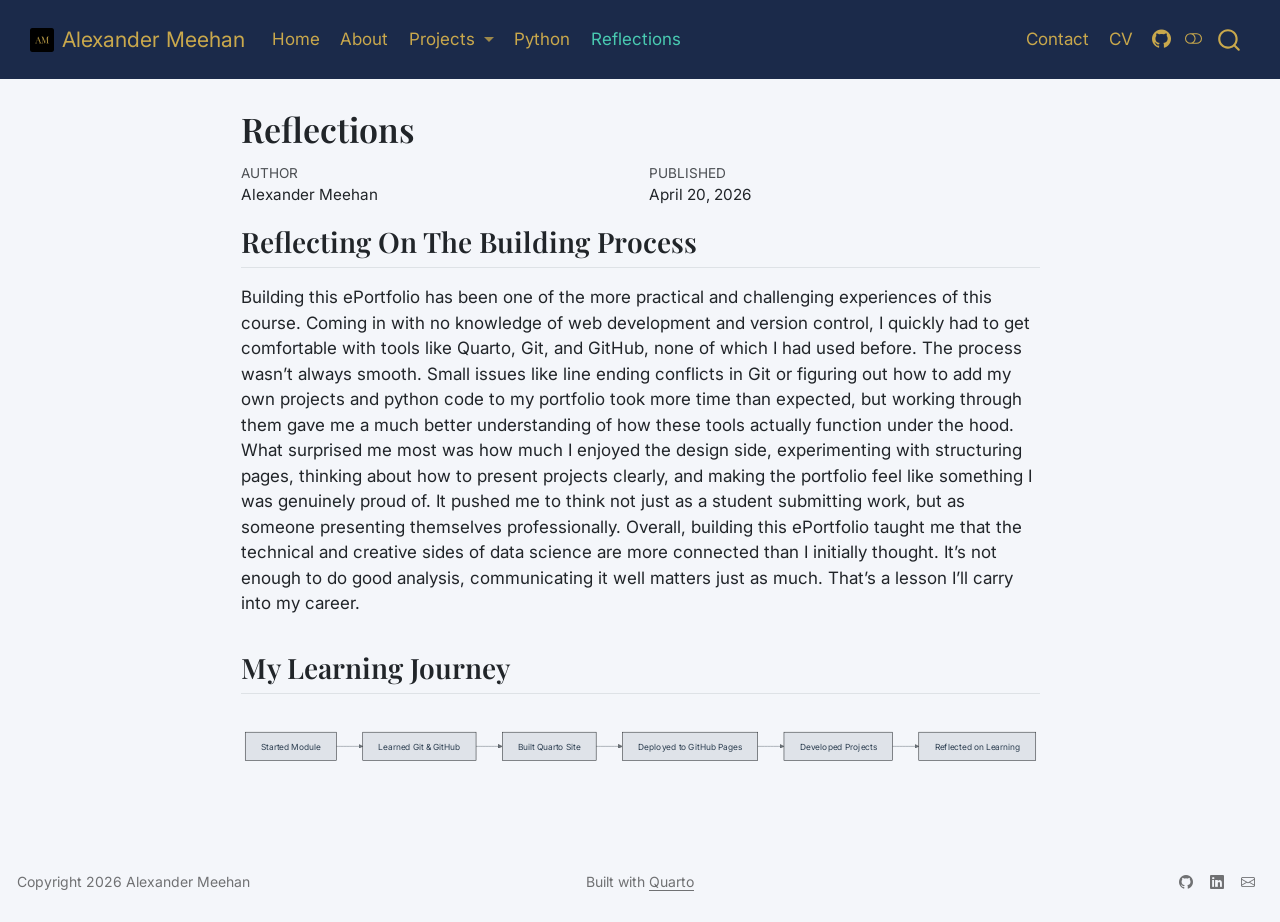
<file: docs/reflection.html>
<!DOCTYPE html>
<html xmlns="http://www.w3.org/1999/xhtml" lang="en" xml:lang="en"><head>

<meta charset="utf-8">
<meta name="generator" content="quarto-1.9.36">

<meta name="viewport" content="width=device-width, initial-scale=1.0, user-scalable=yes">

<meta name="author" content="Alexander Meehan">
<meta name="dcterms.date" content="2026-04-20">

<title>Reflections – Alexander Meehan</title>
<style>
/* Default styles provided by pandoc.
** See https://pandoc.org/MANUAL.html#variables-for-html for config info.
*/
code{white-space: pre-wrap;}
span.smallcaps{font-variant: small-caps;}
div.columns{display: flex; gap: min(4vw, 1.5em);}
div.column{flex: auto; overflow-x: auto;}
div.hanging-indent{margin-left: 1.5em; text-indent: -1.5em;}
ul.task-list{list-style: none;}
ul.task-list li input[type="checkbox"] {
  width: 0.8em;
  margin: 0 0.8em 0.2em -1em; /* quarto-specific, see https://github.com/quarto-dev/quarto-cli/issues/4556 */ 
  vertical-align: middle;
}
</style>


<script src="site_libs/quarto-nav/quarto-nav.js"></script>
<script src="site_libs/quarto-nav/headroom.min.js"></script>
<script src="site_libs/clipboard/clipboard.min.js"></script>
<script src="site_libs/quarto-search/autocomplete.umd.js"></script>
<script src="site_libs/quarto-search/fuse.min.js"></script>
<script src="site_libs/quarto-search/quarto-search.js"></script>
<meta name="quarto:offset" content="./">
<link href="./images/favicon.ico" rel="icon">
<script src="site_libs/quarto-html/quarto.js" type="module"></script>
<script src="site_libs/quarto-html/tabsets/tabsets.js" type="module"></script>
<script src="site_libs/quarto-html/popper.min.js"></script>
<script src="site_libs/quarto-html/tippy.umd.min.js"></script>
<script src="site_libs/quarto-html/anchor.min.js"></script>
<link href="site_libs/quarto-html/tippy.css" rel="stylesheet">
<link href="site_libs/quarto-html/quarto-syntax-highlighting-845c23b38eaddc0f92fda52bfe77a8c8.css" rel="stylesheet" class="quarto-color-scheme" id="quarto-text-highlighting-styles">
<link href="site_libs/quarto-html/quarto-syntax-highlighting-dark-f418161beb48e0141c760e455f12af2c.css" rel="stylesheet" class="quarto-color-scheme quarto-color-alternate" id="quarto-text-highlighting-styles">
<link href="site_libs/quarto-html/quarto-syntax-highlighting-845c23b38eaddc0f92fda52bfe77a8c8.css" rel="stylesheet" class="quarto-color-scheme-extra" id="quarto-text-highlighting-styles">
<script src="site_libs/bootstrap/bootstrap.min.js"></script>
<link href="site_libs/bootstrap/bootstrap-icons.css" rel="stylesheet">
<link href="site_libs/bootstrap/bootstrap-5742f6be6b87fa97b1471ba9ed8c72c5.min.css" rel="stylesheet" append-hash="true" class="quarto-color-scheme" id="quarto-bootstrap" data-mode="light">
<link href="site_libs/bootstrap/bootstrap-dark-4ed2b652bd71da42ce3731da78dfc72b.min.css" rel="stylesheet" append-hash="true" class="quarto-color-scheme quarto-color-alternate" id="quarto-bootstrap" data-mode="dark">
<link href="site_libs/bootstrap/bootstrap-5742f6be6b87fa97b1471ba9ed8c72c5.min.css" rel="stylesheet" append-hash="true" class="quarto-color-scheme-extra" id="quarto-bootstrap" data-mode="light">
<script id="quarto-search-options" type="application/json">{
  "location": "navbar",
  "copy-button": false,
  "collapse-after": 3,
  "panel-placement": "end",
  "type": "overlay",
  "limit": 50,
  "keyboard-shortcut": [
    "f",
    "/",
    "s"
  ],
  "show-item-context": false,
  "language": {
    "search-no-results-text": "No results",
    "search-matching-documents-text": "matching documents",
    "search-copy-link-title": "Copy link to search",
    "search-hide-matches-text": "Hide additional matches",
    "search-more-match-text": "more match in this document",
    "search-more-matches-text": "more matches in this document",
    "search-clear-button-title": "Clear",
    "search-text-placeholder": "",
    "search-detached-cancel-button-title": "Cancel",
    "search-submit-button-title": "Submit",
    "search-label": "Search"
  }
}</script>
<script src="site_libs/quarto-diagram/mermaid.min.js"></script>
<script src="site_libs/quarto-diagram/mermaid-init.js"></script>
<link href="site_libs/quarto-diagram/mermaid.css" rel="stylesheet">


</head>

<body class="nav-fixed fullcontent quarto-light"><script id="quarto-html-before-body" type="application/javascript">
    const toggleBodyColorMode = (bsSheetEl) => {
      const mode = bsSheetEl.getAttribute("data-mode");
      const bodyEl = window.document.querySelector("body");
      if (mode === "dark") {
        bodyEl.classList.add("quarto-dark");
        bodyEl.classList.remove("quarto-light");
      } else {
        bodyEl.classList.add("quarto-light");
        bodyEl.classList.remove("quarto-dark");
      }
    }
    const toggleBodyColorPrimary = () => {
      const bsSheetEl = window.document.querySelector("link#quarto-bootstrap:not([rel=disabled-stylesheet])");
      if (bsSheetEl) {
        toggleBodyColorMode(bsSheetEl);
      }
    }
    const setColorSchemeToggle = (alternate) => {
      const toggles = window.document.querySelectorAll('.quarto-color-scheme-toggle');
      for (let i=0; i < toggles.length; i++) {
        const toggle = toggles[i];
        if (toggle) {
          if (alternate) {
            toggle.classList.add("alternate");
          } else {
            toggle.classList.remove("alternate");
          }
        }
      }
    };
    const toggleColorMode = (alternate) => {
      // Switch the stylesheets
      const primaryStylesheets = window.document.querySelectorAll('link.quarto-color-scheme:not(.quarto-color-alternate)');
      const alternateStylesheets = window.document.querySelectorAll('link.quarto-color-scheme.quarto-color-alternate');
      manageTransitions('#quarto-margin-sidebar .nav-link', false);
      if (alternate) {
        // note: dark is layered on light, we don't disable primary!
        enableStylesheet(alternateStylesheets);
        for (const sheetNode of alternateStylesheets) {
          if (sheetNode.id === "quarto-bootstrap") {
            toggleBodyColorMode(sheetNode);
          }
        }
      } else {
        disableStylesheet(alternateStylesheets);
        enableStylesheet(primaryStylesheets)
        toggleBodyColorPrimary();
      }
      manageTransitions('#quarto-margin-sidebar .nav-link', true);
      // Switch the toggles
      setColorSchemeToggle(alternate)
      // Hack to workaround the fact that safari doesn't
      // properly recolor the scrollbar when toggling (#1455)
      if (navigator.userAgent.indexOf('Safari') > 0 && navigator.userAgent.indexOf('Chrome') == -1) {
        manageTransitions("body", false);
        window.scrollTo(0, 1);
        setTimeout(() => {
          window.scrollTo(0, 0);
          manageTransitions("body", true);
        }, 40);
      }
    }
    const disableStylesheet = (stylesheets) => {
      for (let i=0; i < stylesheets.length; i++) {
        const stylesheet = stylesheets[i];
        stylesheet.rel = 'disabled-stylesheet';
      }
    }
    const enableStylesheet = (stylesheets) => {
      for (let i=0; i < stylesheets.length; i++) {
        const stylesheet = stylesheets[i];
        if(stylesheet.rel !== 'stylesheet') { // for Chrome, which will still FOUC without this check
          stylesheet.rel = 'stylesheet';
        }
      }
    }
    const manageTransitions = (selector, allowTransitions) => {
      const els = window.document.querySelectorAll(selector);
      for (let i=0; i < els.length; i++) {
        const el = els[i];
        if (allowTransitions) {
          el.classList.remove('notransition');
        } else {
          el.classList.add('notransition');
        }
      }
    }
    const isFileUrl = () => {
      return window.location.protocol === 'file:';
    }
    const hasAlternateSentinel = () => {
      let styleSentinel = getColorSchemeSentinel();
      if (styleSentinel !== null) {
        return styleSentinel === "alternate";
      } else {
        return false;
      }
    }
    const setStyleSentinel = (alternate) => {
      const value = alternate ? "alternate" : "default";
      if (!isFileUrl()) {
        window.localStorage.setItem("quarto-color-scheme", value);
      } else {
        localAlternateSentinel = value;
      }
    }
    const getColorSchemeSentinel = () => {
      if (!isFileUrl()) {
        const storageValue = window.localStorage.getItem("quarto-color-scheme");
        return storageValue != null ? storageValue : localAlternateSentinel;
      } else {
        return localAlternateSentinel;
      }
    }
    const toggleGiscusIfUsed = (isAlternate, darkModeDefault) => {
      const baseTheme = document.querySelector('#giscus-base-theme')?.value ?? 'light';
      const alternateTheme = document.querySelector('#giscus-alt-theme')?.value ?? 'dark';
      let newTheme = '';
      if(authorPrefersDark) {
        newTheme = isAlternate ? baseTheme : alternateTheme;
      } else {
        newTheme = isAlternate ? alternateTheme : baseTheme;
      }
      const changeGiscusTheme = () => {
        // From: https://github.com/giscus/giscus/issues/336
        const sendMessage = (message) => {
          const iframe = document.querySelector('iframe.giscus-frame');
          if (!iframe) return;
          iframe.contentWindow.postMessage({ giscus: message }, 'https://giscus.app');
        }
        sendMessage({
          setConfig: {
            theme: newTheme
          }
        });
      }
      const isGiscussLoaded = window.document.querySelector('iframe.giscus-frame') !== null;
      if (isGiscussLoaded) {
        changeGiscusTheme();
      }
    };
    const authorPrefersDark = false;
    const darkModeDefault = authorPrefersDark;
      document.querySelector('link#quarto-text-highlighting-styles.quarto-color-scheme-extra').rel = 'disabled-stylesheet';
      document.querySelector('link#quarto-bootstrap.quarto-color-scheme-extra').rel = 'disabled-stylesheet';
    let localAlternateSentinel = darkModeDefault ? 'alternate' : 'default';
    // Dark / light mode switch
    window.quartoToggleColorScheme = () => {
      // Read the current dark / light value
      let toAlternate = !hasAlternateSentinel();
      toggleColorMode(toAlternate);
      setStyleSentinel(toAlternate);
      toggleGiscusIfUsed(toAlternate, darkModeDefault);
      window.dispatchEvent(new Event('resize'));
    };
    // Switch to dark mode if need be
    if (hasAlternateSentinel()) {
      toggleColorMode(true);
    } else {
      toggleColorMode(false);
    }
  </script>

<div id="quarto-search-results"></div>
  <header id="quarto-header" class="headroom fixed-top">
    <nav class="navbar navbar-expand-lg " data-bs-theme="dark">
      <div class="navbar-container container-fluid">
      <div class="navbar-brand-container mx-auto">
    <a href="./index.html" class="navbar-brand navbar-brand-logo">
    <img src="./images/favicon.ico" alt="" class="navbar-logo light-content">
    <img src="./images/favicon.ico" alt="" class="navbar-logo dark-content">
    </a>
    <a class="navbar-brand" href="./index.html">
    <span class="navbar-title">Alexander Meehan</span>
    </a>
  </div>
            <div id="quarto-search" class="" title="Search"></div>
          <button class="navbar-toggler" type="button" data-bs-toggle="collapse" data-bs-target="#navbarCollapse" aria-controls="navbarCollapse" role="menu" aria-expanded="false" aria-label="Toggle navigation" onclick="if (window.quartoToggleHeadroom) { window.quartoToggleHeadroom(); }">
  <span class="navbar-toggler-icon"></span>
</button>
          <div class="collapse navbar-collapse" id="navbarCollapse">
            <ul class="navbar-nav navbar-nav-scroll me-auto">
  <li class="nav-item">
    <a class="nav-link" href="./index.html"> 
<span class="menu-text">Home</span></a>
  </li>  
  <li class="nav-item">
    <a class="nav-link" href="./about.html"> 
<span class="menu-text">About</span></a>
  </li>  
  <li class="nav-item dropdown ">
    <a class="nav-link dropdown-toggle" href="#" id="nav-menu-projects" role="link" data-bs-toggle="dropdown" aria-expanded="false">
 <span class="menu-text">Projects</span>
    </a>
    <ul class="dropdown-menu" aria-labelledby="nav-menu-projects">    
        <li>
    <a class="dropdown-item" href="./projects/index.html">
 <span class="dropdown-text">All Projects</span></a>
  </li>  
    </ul>
  </li>
  <li class="nav-item">
    <a class="nav-link" href="./Python.html"> 
<span class="menu-text">Python</span></a>
  </li>  
  <li class="nav-item">
    <a class="nav-link active" href="./reflection.html" aria-current="page"> 
<span class="menu-text">Reflections</span></a>
  </li>  
</ul>
            <ul class="navbar-nav navbar-nav-scroll ms-auto">
  <li class="nav-item">
    <a class="nav-link" href="./contact.html"> 
<span class="menu-text">Contact</span></a>
  </li>  
  <li class="nav-item">
    <a class="nav-link" href="./cv.html" target="_blank"> 
<span class="menu-text">CV</span></a>
  </li>  
  <li class="nav-item compact">
    <a class="nav-link" href="https://github.com/alexandermeehan" target="_blank"> <i class="bi bi-github" role="img">
</i> 
<span class="menu-text"></span></a>
  </li>  
</ul>
          </div> <!-- /navcollapse -->
            <div class="quarto-navbar-tools">
  <a href="" class="quarto-color-scheme-toggle quarto-navigation-tool  px-1" onclick="window.quartoToggleColorScheme(); return false;" title="Toggle dark mode"><i class="bi"></i></a>
</div>
      </div> <!-- /container-fluid -->
    </nav>
</header>
<!-- content -->
<div id="quarto-content" class="quarto-container page-columns page-rows-contents page-layout-article page-navbar">
<!-- sidebar -->
<!-- margin-sidebar -->
    
<!-- main -->
<main class="content" id="quarto-document-content">


<header id="title-block-header" class="quarto-title-block default">
<div class="quarto-title">
<h1 class="title">Reflections</h1>
</div>



<div class="quarto-title-meta">

    <div>
    <div class="quarto-title-meta-heading">Author</div>
    <div class="quarto-title-meta-contents">
             <p>Alexander Meehan </p>
          </div>
  </div>
    
    <div>
    <div class="quarto-title-meta-heading">Published</div>
    <div class="quarto-title-meta-contents">
      <p class="date">April 20, 2026</p>
    </div>
  </div>
  
    
  </div>
  


</header>


<section id="reflecting-on-the-building-process" class="level2">
<h2 class="anchored" data-anchor-id="reflecting-on-the-building-process">Reflecting On The Building Process</h2>
<p>Building this ePortfolio has been one of the more practical and challenging experiences of this course. Coming in with no knowledge of web development and version control, I quickly had to get comfortable with tools like Quarto, Git, and GitHub, none of which I had used before. The process wasn’t always smooth. Small issues like line ending conflicts in Git or figuring out how to add my own projects and python code to my portfolio took more time than expected, but working through them gave me a much better understanding of how these tools actually function under the hood. What surprised me most was how much I enjoyed the design side, experimenting with structuring pages, thinking about how to present projects clearly, and making the portfolio feel like something I was genuinely proud of. It pushed me to think not just as a student submitting work, but as someone presenting themselves professionally. Overall, building this ePortfolio taught me that the technical and creative sides of data science are more connected than I initially thought. It’s not enough to do good analysis, communicating it well matters just as much. That’s a lesson I’ll carry into my career.</p>
</section>
<section id="my-learning-journey" class="level2">
<h2 class="anchored" data-anchor-id="my-learning-journey">My Learning Journey</h2>
<div class="cell" data-layout-align="default">
<div class="cell-output-display">
<div>
<p></p><figure class="figure"><p></p>
<div>
<pre class="mermaid mermaid-js">flowchart LR
    A[Started Module] --&gt; B[Learned Git &amp; GitHub]
    B --&gt; C[Built Quarto Site]
    C --&gt; D[Deployed to GitHub Pages]
    D --&gt; E[Developed Projects]
    E --&gt; F[Reflected on Learning]
</pre>
</div>
<p></p></figure><p></p>
</div>
</div>
</div>


</section>

</main> <!-- /main -->
<script id="quarto-html-after-body" type="application/javascript">
  window.document.addEventListener("DOMContentLoaded", function (event) {
    // Ensure there is a toggle, if there isn't float one in the top right
    if (window.document.querySelector('.quarto-color-scheme-toggle') === null) {
      const a = window.document.createElement('a');
      a.classList.add('top-right');
      a.classList.add('quarto-color-scheme-toggle');
      a.href = "";
      a.onclick = function() { try { window.quartoToggleColorScheme(); } catch {} return false; };
      const i = window.document.createElement("i");
      i.classList.add('bi');
      a.appendChild(i);
      window.document.body.appendChild(a);
    }
    setColorSchemeToggle(hasAlternateSentinel())
    const icon = "";
    const anchorJS = new window.AnchorJS();
    anchorJS.options = {
      placement: 'right',
      icon: icon
    };
    anchorJS.add('.anchored');
    const isCodeAnnotation = (el) => {
      for (const clz of el.classList) {
        if (clz.startsWith('code-annotation-')) {                     
          return true;
        }
      }
      return false;
    }
    const onCopySuccess = function(e) {
      // button target
      const button = e.trigger;
      // don't keep focus
      button.blur();
      // flash "checked"
      button.classList.add('code-copy-button-checked');
      var currentTitle = button.getAttribute("title");
      button.setAttribute("title", "Copied!");
      let tooltip;
      if (window.bootstrap) {
        button.setAttribute("data-bs-toggle", "tooltip");
        button.setAttribute("data-bs-placement", "left");
        button.setAttribute("data-bs-title", "Copied!");
        tooltip = new bootstrap.Tooltip(button, 
          { trigger: "manual", 
            customClass: "code-copy-button-tooltip",
            offset: [0, -8]});
        tooltip.show();    
      }
      setTimeout(function() {
        if (tooltip) {
          tooltip.hide();
          button.removeAttribute("data-bs-title");
          button.removeAttribute("data-bs-toggle");
          button.removeAttribute("data-bs-placement");
        }
        button.setAttribute("title", currentTitle);
        button.classList.remove('code-copy-button-checked');
      }, 1000);
      // clear code selection
      e.clearSelection();
    }
    const getTextToCopy = function(trigger) {
      const outerScaffold = trigger.parentElement.cloneNode(true);
      const codeEl = outerScaffold.querySelector('code');
      for (const childEl of codeEl.children) {
        if (isCodeAnnotation(childEl)) {
          childEl.remove();
        }
      }
      return codeEl.innerText;
    }
    const clipboard = new window.ClipboardJS('.code-copy-button:not([data-in-quarto-modal])', {
      text: getTextToCopy
    });
    clipboard.on('success', onCopySuccess);
    if (window.document.getElementById('quarto-embedded-source-code-modal')) {
      const clipboardModal = new window.ClipboardJS('.code-copy-button[data-in-quarto-modal]', {
        text: getTextToCopy,
        container: window.document.getElementById('quarto-embedded-source-code-modal')
      });
      clipboardModal.on('success', onCopySuccess);
    }
      var localhostRegex = new RegExp(/^(?:http|https):\/\/localhost\:?[0-9]*\//);
      var mailtoRegex = new RegExp(/^mailto:/);
        var filterRegex = new RegExp('/' + window.location.host + '/');
      var isInternal = (href) => {
          return filterRegex.test(href) || localhostRegex.test(href) || mailtoRegex.test(href);
      }
      // Inspect non-navigation links and adorn them if external
     var links = window.document.querySelectorAll('a[href]:not(.nav-link):not(.navbar-brand):not(.toc-action):not(.sidebar-link):not(.sidebar-item-toggle):not(.pagination-link):not(.no-external):not([aria-hidden]):not(.dropdown-item):not(.quarto-navigation-tool):not(.about-link)');
      for (var i=0; i<links.length; i++) {
        const link = links[i];
        if (!isInternal(link.href)) {
          // undo the damage that might have been done by quarto-nav.js in the case of
          // links that we want to consider external
          if (link.dataset.originalHref !== undefined) {
            link.href = link.dataset.originalHref;
          }
        }
      }
    function tippyHover(el, contentFn, onTriggerFn, onUntriggerFn) {
      const config = {
        allowHTML: true,
        maxWidth: 500,
        delay: 100,
        arrow: false,
        appendTo: function(el) {
            return el.parentElement;
        },
        interactive: true,
        interactiveBorder: 10,
        theme: 'quarto',
        placement: 'bottom-start',
      };
      if (contentFn) {
        config.content = contentFn;
      }
      if (onTriggerFn) {
        config.onTrigger = onTriggerFn;
      }
      if (onUntriggerFn) {
        config.onUntrigger = onUntriggerFn;
      }
      window.tippy(el, config); 
    }
    const noterefs = window.document.querySelectorAll('a[role="doc-noteref"]');
    for (var i=0; i<noterefs.length; i++) {
      const ref = noterefs[i];
      tippyHover(ref, function() {
        // use id or data attribute instead here
        let href = ref.getAttribute('data-footnote-href') || ref.getAttribute('href');
        try { href = new URL(href).hash; } catch {}
        const id = href.replace(/^#\/?/, "");
        const note = window.document.getElementById(id);
        if (note) {
          return note.innerHTML;
        } else {
          return "";
        }
      });
    }
    const xrefs = window.document.querySelectorAll('a.quarto-xref');
    const processXRef = (id, note) => {
      // Strip column container classes
      const stripColumnClz = (el) => {
        el.classList.remove("page-full", "page-columns");
        if (el.children) {
          for (const child of el.children) {
            stripColumnClz(child);
          }
        }
      }
      stripColumnClz(note)
      if (id === null || id.startsWith('sec-')) {
        // Special case sections, only their first couple elements
        const container = document.createElement("div");
        if (note.children && note.children.length > 2) {
          container.appendChild(note.children[0].cloneNode(true));
          for (let i = 1; i < note.children.length; i++) {
            const child = note.children[i];
            if (child.tagName === "P" && child.innerText === "") {
              continue;
            } else {
              container.appendChild(child.cloneNode(true));
              break;
            }
          }
          if (window.Quarto?.typesetMath) {
            window.Quarto.typesetMath(container);
          }
          return container.innerHTML
        } else {
          if (window.Quarto?.typesetMath) {
            window.Quarto.typesetMath(note);
          }
          return note.innerHTML;
        }
      } else {
        // Remove any anchor links if they are present
        const anchorLink = note.querySelector('a.anchorjs-link');
        if (anchorLink) {
          anchorLink.remove();
        }
        if (window.Quarto?.typesetMath) {
          window.Quarto.typesetMath(note);
        }
        if (note.classList.contains("callout")) {
          return note.outerHTML;
        } else {
          return note.innerHTML;
        }
      }
    }
    for (var i=0; i<xrefs.length; i++) {
      const xref = xrefs[i];
      tippyHover(xref, undefined, function(instance) {
        instance.disable();
        let url = xref.getAttribute('href');
        let hash = undefined; 
        if (url.startsWith('#')) {
          hash = url;
        } else {
          try { hash = new URL(url).hash; } catch {}
        }
        if (hash) {
          const id = hash.replace(/^#\/?/, "");
          const note = window.document.getElementById(id);
          if (note !== null) {
            try {
              const html = processXRef(id, note.cloneNode(true));
              instance.setContent(html);
            } finally {
              instance.enable();
              instance.show();
            }
          } else {
            // See if we can fetch this
            fetch(url.split('#')[0])
            .then(res => res.text())
            .then(html => {
              const parser = new DOMParser();
              const htmlDoc = parser.parseFromString(html, "text/html");
              const note = htmlDoc.getElementById(id);
              if (note !== null) {
                const html = processXRef(id, note);
                instance.setContent(html);
              } 
            }).finally(() => {
              instance.enable();
              instance.show();
            });
          }
        } else {
          // See if we can fetch a full url (with no hash to target)
          // This is a special case and we should probably do some content thinning / targeting
          fetch(url)
          .then(res => res.text())
          .then(html => {
            const parser = new DOMParser();
            const htmlDoc = parser.parseFromString(html, "text/html");
            const note = htmlDoc.querySelector('main.content');
            if (note !== null) {
              // This should only happen for chapter cross references
              // (since there is no id in the URL)
              // remove the first header
              if (note.children.length > 0 && note.children[0].tagName === "HEADER") {
                note.children[0].remove();
              }
              const html = processXRef(null, note);
              instance.setContent(html);
            } 
          }).finally(() => {
            instance.enable();
            instance.show();
          });
        }
      }, function(instance) {
      });
    }
        let selectedAnnoteEl;
        const selectorForAnnotation = ( cell, annotation) => {
          let cellAttr = 'data-code-cell="' + cell + '"';
          let lineAttr = 'data-code-annotation="' +  annotation + '"';
          const selector = 'span[' + cellAttr + '][' + lineAttr + ']';
          return selector;
        }
        const selectCodeLines = (annoteEl) => {
          const doc = window.document;
          const targetCell = annoteEl.getAttribute("data-target-cell");
          const targetAnnotation = annoteEl.getAttribute("data-target-annotation");
          const annoteSpan = window.document.querySelector(selectorForAnnotation(targetCell, targetAnnotation));
          const lines = annoteSpan.getAttribute("data-code-lines").split(",");
          const lineIds = lines.map((line) => {
            return targetCell + "-" + line;
          })
          let top = null;
          let height = null;
          let parent = null;
          if (lineIds.length > 0) {
              //compute the position of the single el (top and bottom and make a div)
              const el = window.document.getElementById(lineIds[0]);
              top = el.offsetTop;
              height = el.offsetHeight;
              parent = el.parentElement.parentElement;
            if (lineIds.length > 1) {
              const lastEl = window.document.getElementById(lineIds[lineIds.length - 1]);
              const bottom = lastEl.offsetTop + lastEl.offsetHeight;
              height = bottom - top;
            }
            if (top !== null && height !== null && parent !== null) {
              // cook up a div (if necessary) and position it 
              let div = window.document.getElementById("code-annotation-line-highlight");
              if (div === null) {
                div = window.document.createElement("div");
                div.setAttribute("id", "code-annotation-line-highlight");
                div.style.position = 'absolute';
                parent.appendChild(div);
              }
              div.style.top = top - 2 + "px";
              div.style.height = height + 4 + "px";
              div.style.left = 0;
              let gutterDiv = window.document.getElementById("code-annotation-line-highlight-gutter");
              if (gutterDiv === null) {
                gutterDiv = window.document.createElement("div");
                gutterDiv.setAttribute("id", "code-annotation-line-highlight-gutter");
                gutterDiv.style.position = 'absolute';
                const codeCell = window.document.getElementById(targetCell);
                const gutter = codeCell.querySelector('.code-annotation-gutter');
                gutter.appendChild(gutterDiv);
              }
              gutterDiv.style.top = top - 2 + "px";
              gutterDiv.style.height = height + 4 + "px";
            }
            selectedAnnoteEl = annoteEl;
          }
        };
        const unselectCodeLines = () => {
          const elementsIds = ["code-annotation-line-highlight", "code-annotation-line-highlight-gutter"];
          elementsIds.forEach((elId) => {
            const div = window.document.getElementById(elId);
            if (div) {
              div.remove();
            }
          });
          selectedAnnoteEl = undefined;
        };
          // Handle positioning of the toggle
      window.addEventListener(
        "resize",
        throttle(() => {
          elRect = undefined;
          if (selectedAnnoteEl) {
            selectCodeLines(selectedAnnoteEl);
          }
        }, 10)
      );
      function throttle(fn, ms) {
      let throttle = false;
      let timer;
        return (...args) => {
          if(!throttle) { // first call gets through
              fn.apply(this, args);
              throttle = true;
          } else { // all the others get throttled
              if(timer) clearTimeout(timer); // cancel #2
              timer = setTimeout(() => {
                fn.apply(this, args);
                timer = throttle = false;
              }, ms);
          }
        };
      }
        // Attach click handler to the DT
        const annoteDls = window.document.querySelectorAll('dt[data-target-cell]');
        for (const annoteDlNode of annoteDls) {
          annoteDlNode.addEventListener('click', (event) => {
            const clickedEl = event.target;
            if (clickedEl !== selectedAnnoteEl) {
              unselectCodeLines();
              const activeEl = window.document.querySelector('dt[data-target-cell].code-annotation-active');
              if (activeEl) {
                activeEl.classList.remove('code-annotation-active');
              }
              selectCodeLines(clickedEl);
              clickedEl.classList.add('code-annotation-active');
            } else {
              // Unselect the line
              unselectCodeLines();
              clickedEl.classList.remove('code-annotation-active');
            }
          });
        }
    const findCites = (el) => {
      const parentEl = el.parentElement;
      if (parentEl) {
        const cites = parentEl.dataset.cites;
        if (cites) {
          return {
            el,
            cites: cites.split(' ')
          };
        } else {
          return findCites(el.parentElement)
        }
      } else {
        return undefined;
      }
    };
    var bibliorefs = window.document.querySelectorAll('a[role="doc-biblioref"]');
    for (var i=0; i<bibliorefs.length; i++) {
      const ref = bibliorefs[i];
      const citeInfo = findCites(ref);
      if (citeInfo) {
        tippyHover(citeInfo.el, function() {
          var popup = window.document.createElement('div');
          citeInfo.cites.forEach(function(cite) {
            var citeDiv = window.document.createElement('div');
            citeDiv.classList.add('hanging-indent');
            citeDiv.classList.add('csl-entry');
            var biblioDiv = window.document.getElementById('ref-' + cite);
            if (biblioDiv) {
              citeDiv.innerHTML = biblioDiv.innerHTML;
            }
            popup.appendChild(citeDiv);
          });
          return popup.innerHTML;
        });
      }
    }
  });
  </script>
</div> <!-- /content -->
<footer class="footer">
  <div class="nav-footer">
    <div class="nav-footer-left">
<p>Copyright 2026 Alexander Meehan</p>
</div>   
    <div class="nav-footer-center">
<p>Built with <a href="https://quarto.org">Quarto</a></p>
</div>
    <div class="nav-footer-right">
      <ul class="footer-items list-unstyled">
    <li class="nav-item compact">
    <a class="nav-link" href="https://github.com/alexandermeehan">
      <i class="bi bi-github" role="img">
</i> 
    </a>
  </li>  
    <li class="nav-item compact">
    <a class="nav-link" href="https://linkedin.com/in/alexander-meehan-267875208">
      <i class="bi bi-linkedin" role="img">
</i> 
    </a>
  </li>  
    <li class="nav-item compact">
    <a class="nav-link" href="mailto:alex.meehan2001@gmail.com">
      <i class="bi bi-envelope" role="img">
</i> 
    </a>
  </li>  
</ul>
    </div>
  </div>
</footer>




</body></html>
</file>
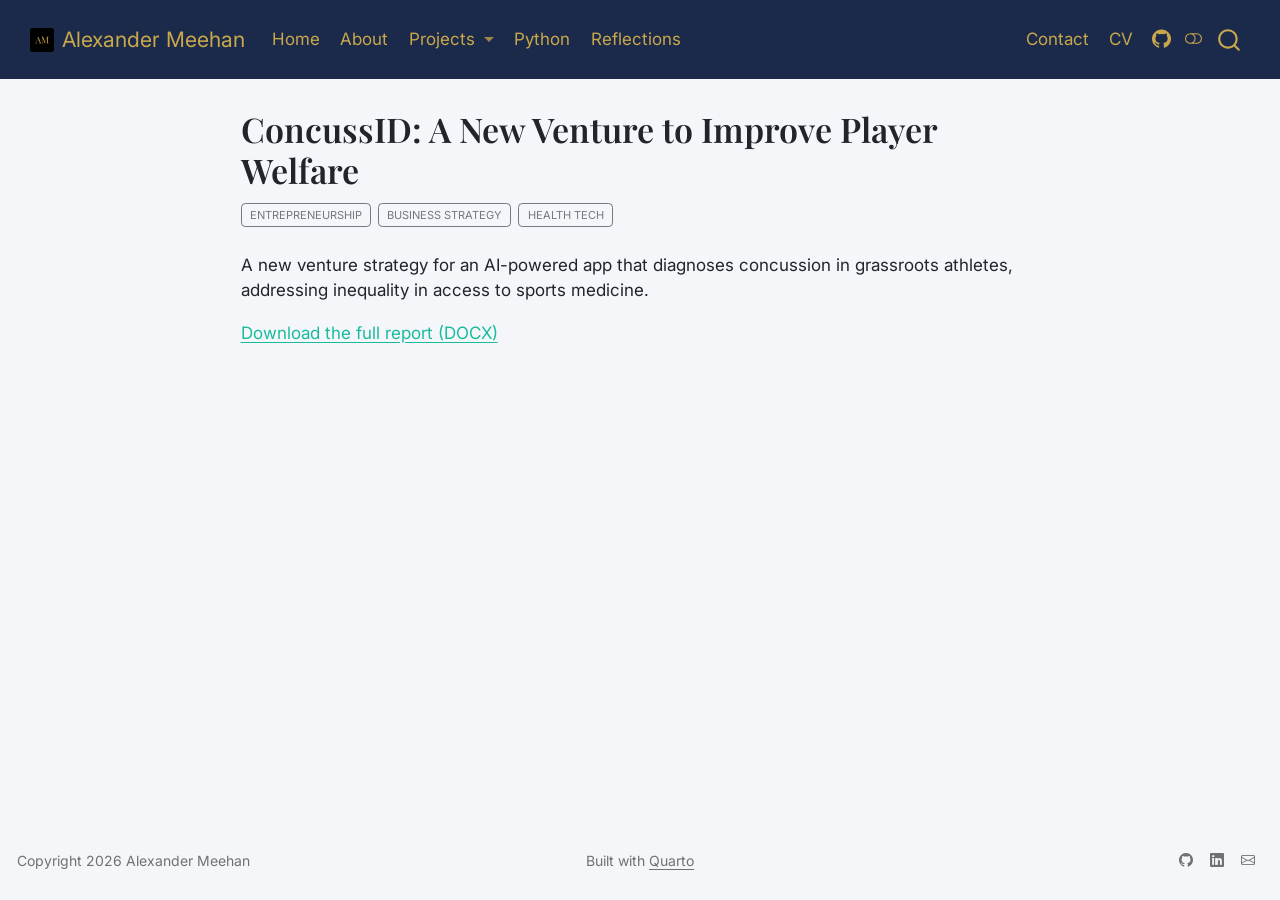
<file: docs/projects/concussid.html>
<!DOCTYPE html>
<html xmlns="http://www.w3.org/1999/xhtml" lang="en" xml:lang="en"><head>

<meta charset="utf-8">
<meta name="generator" content="quarto-1.9.36">

<meta name="viewport" content="width=device-width, initial-scale=1.0, user-scalable=yes">


<title>ConcussID: A New Venture to Improve Player Welfare – Alexander Meehan</title>
<style>
/* Default styles provided by pandoc.
** See https://pandoc.org/MANUAL.html#variables-for-html for config info.
*/
code{white-space: pre-wrap;}
span.smallcaps{font-variant: small-caps;}
div.columns{display: flex; gap: min(4vw, 1.5em);}
div.column{flex: auto; overflow-x: auto;}
div.hanging-indent{margin-left: 1.5em; text-indent: -1.5em;}
ul.task-list{list-style: none;}
ul.task-list li input[type="checkbox"] {
  width: 0.8em;
  margin: 0 0.8em 0.2em -1em; /* quarto-specific, see https://github.com/quarto-dev/quarto-cli/issues/4556 */ 
  vertical-align: middle;
}
</style>


<script src="../site_libs/quarto-nav/quarto-nav.js"></script>
<script src="../site_libs/quarto-nav/headroom.min.js"></script>
<script src="../site_libs/clipboard/clipboard.min.js"></script>
<script src="../site_libs/quarto-search/autocomplete.umd.js"></script>
<script src="../site_libs/quarto-search/fuse.min.js"></script>
<script src="../site_libs/quarto-search/quarto-search.js"></script>
<meta name="quarto:offset" content="../">
<link href="../images/favicon.ico" rel="icon">
<script src="../site_libs/quarto-html/quarto.js" type="module"></script>
<script src="../site_libs/quarto-html/tabsets/tabsets.js" type="module"></script>
<script src="../site_libs/quarto-html/popper.min.js"></script>
<script src="../site_libs/quarto-html/tippy.umd.min.js"></script>
<script src="../site_libs/quarto-html/anchor.min.js"></script>
<link href="../site_libs/quarto-html/tippy.css" rel="stylesheet">
<link href="../site_libs/quarto-html/quarto-syntax-highlighting-845c23b38eaddc0f92fda52bfe77a8c8.css" rel="stylesheet" class="quarto-color-scheme" id="quarto-text-highlighting-styles">
<link href="../site_libs/quarto-html/quarto-syntax-highlighting-dark-f418161beb48e0141c760e455f12af2c.css" rel="stylesheet" class="quarto-color-scheme quarto-color-alternate" id="quarto-text-highlighting-styles">
<link href="../site_libs/quarto-html/quarto-syntax-highlighting-845c23b38eaddc0f92fda52bfe77a8c8.css" rel="stylesheet" class="quarto-color-scheme-extra" id="quarto-text-highlighting-styles">
<script src="../site_libs/bootstrap/bootstrap.min.js"></script>
<link href="../site_libs/bootstrap/bootstrap-icons.css" rel="stylesheet">
<link href="../site_libs/bootstrap/bootstrap-5742f6be6b87fa97b1471ba9ed8c72c5.min.css" rel="stylesheet" append-hash="true" class="quarto-color-scheme" id="quarto-bootstrap" data-mode="light">
<link href="../site_libs/bootstrap/bootstrap-dark-4ed2b652bd71da42ce3731da78dfc72b.min.css" rel="stylesheet" append-hash="true" class="quarto-color-scheme quarto-color-alternate" id="quarto-bootstrap" data-mode="dark">
<link href="../site_libs/bootstrap/bootstrap-5742f6be6b87fa97b1471ba9ed8c72c5.min.css" rel="stylesheet" append-hash="true" class="quarto-color-scheme-extra" id="quarto-bootstrap" data-mode="light">
<script id="quarto-search-options" type="application/json">{
  "location": "navbar",
  "copy-button": false,
  "collapse-after": 3,
  "panel-placement": "end",
  "type": "overlay",
  "limit": 50,
  "keyboard-shortcut": [
    "f",
    "/",
    "s"
  ],
  "show-item-context": false,
  "language": {
    "search-no-results-text": "No results",
    "search-matching-documents-text": "matching documents",
    "search-copy-link-title": "Copy link to search",
    "search-hide-matches-text": "Hide additional matches",
    "search-more-match-text": "more match in this document",
    "search-more-matches-text": "more matches in this document",
    "search-clear-button-title": "Clear",
    "search-text-placeholder": "",
    "search-detached-cancel-button-title": "Cancel",
    "search-submit-button-title": "Submit",
    "search-label": "Search"
  }
}</script>


</head>

<body class="nav-fixed fullcontent quarto-light"><script id="quarto-html-before-body" type="application/javascript">
    const toggleBodyColorMode = (bsSheetEl) => {
      const mode = bsSheetEl.getAttribute("data-mode");
      const bodyEl = window.document.querySelector("body");
      if (mode === "dark") {
        bodyEl.classList.add("quarto-dark");
        bodyEl.classList.remove("quarto-light");
      } else {
        bodyEl.classList.add("quarto-light");
        bodyEl.classList.remove("quarto-dark");
      }
    }
    const toggleBodyColorPrimary = () => {
      const bsSheetEl = window.document.querySelector("link#quarto-bootstrap:not([rel=disabled-stylesheet])");
      if (bsSheetEl) {
        toggleBodyColorMode(bsSheetEl);
      }
    }
    const setColorSchemeToggle = (alternate) => {
      const toggles = window.document.querySelectorAll('.quarto-color-scheme-toggle');
      for (let i=0; i < toggles.length; i++) {
        const toggle = toggles[i];
        if (toggle) {
          if (alternate) {
            toggle.classList.add("alternate");
          } else {
            toggle.classList.remove("alternate");
          }
        }
      }
    };
    const toggleColorMode = (alternate) => {
      // Switch the stylesheets
      const primaryStylesheets = window.document.querySelectorAll('link.quarto-color-scheme:not(.quarto-color-alternate)');
      const alternateStylesheets = window.document.querySelectorAll('link.quarto-color-scheme.quarto-color-alternate');
      manageTransitions('#quarto-margin-sidebar .nav-link', false);
      if (alternate) {
        // note: dark is layered on light, we don't disable primary!
        enableStylesheet(alternateStylesheets);
        for (const sheetNode of alternateStylesheets) {
          if (sheetNode.id === "quarto-bootstrap") {
            toggleBodyColorMode(sheetNode);
          }
        }
      } else {
        disableStylesheet(alternateStylesheets);
        enableStylesheet(primaryStylesheets)
        toggleBodyColorPrimary();
      }
      manageTransitions('#quarto-margin-sidebar .nav-link', true);
      // Switch the toggles
      setColorSchemeToggle(alternate)
      // Hack to workaround the fact that safari doesn't
      // properly recolor the scrollbar when toggling (#1455)
      if (navigator.userAgent.indexOf('Safari') > 0 && navigator.userAgent.indexOf('Chrome') == -1) {
        manageTransitions("body", false);
        window.scrollTo(0, 1);
        setTimeout(() => {
          window.scrollTo(0, 0);
          manageTransitions("body", true);
        }, 40);
      }
    }
    const disableStylesheet = (stylesheets) => {
      for (let i=0; i < stylesheets.length; i++) {
        const stylesheet = stylesheets[i];
        stylesheet.rel = 'disabled-stylesheet';
      }
    }
    const enableStylesheet = (stylesheets) => {
      for (let i=0; i < stylesheets.length; i++) {
        const stylesheet = stylesheets[i];
        if(stylesheet.rel !== 'stylesheet') { // for Chrome, which will still FOUC without this check
          stylesheet.rel = 'stylesheet';
        }
      }
    }
    const manageTransitions = (selector, allowTransitions) => {
      const els = window.document.querySelectorAll(selector);
      for (let i=0; i < els.length; i++) {
        const el = els[i];
        if (allowTransitions) {
          el.classList.remove('notransition');
        } else {
          el.classList.add('notransition');
        }
      }
    }
    const isFileUrl = () => {
      return window.location.protocol === 'file:';
    }
    const hasAlternateSentinel = () => {
      let styleSentinel = getColorSchemeSentinel();
      if (styleSentinel !== null) {
        return styleSentinel === "alternate";
      } else {
        return false;
      }
    }
    const setStyleSentinel = (alternate) => {
      const value = alternate ? "alternate" : "default";
      if (!isFileUrl()) {
        window.localStorage.setItem("quarto-color-scheme", value);
      } else {
        localAlternateSentinel = value;
      }
    }
    const getColorSchemeSentinel = () => {
      if (!isFileUrl()) {
        const storageValue = window.localStorage.getItem("quarto-color-scheme");
        return storageValue != null ? storageValue : localAlternateSentinel;
      } else {
        return localAlternateSentinel;
      }
    }
    const toggleGiscusIfUsed = (isAlternate, darkModeDefault) => {
      const baseTheme = document.querySelector('#giscus-base-theme')?.value ?? 'light';
      const alternateTheme = document.querySelector('#giscus-alt-theme')?.value ?? 'dark';
      let newTheme = '';
      if(authorPrefersDark) {
        newTheme = isAlternate ? baseTheme : alternateTheme;
      } else {
        newTheme = isAlternate ? alternateTheme : baseTheme;
      }
      const changeGiscusTheme = () => {
        // From: https://github.com/giscus/giscus/issues/336
        const sendMessage = (message) => {
          const iframe = document.querySelector('iframe.giscus-frame');
          if (!iframe) return;
          iframe.contentWindow.postMessage({ giscus: message }, 'https://giscus.app');
        }
        sendMessage({
          setConfig: {
            theme: newTheme
          }
        });
      }
      const isGiscussLoaded = window.document.querySelector('iframe.giscus-frame') !== null;
      if (isGiscussLoaded) {
        changeGiscusTheme();
      }
    };
    const authorPrefersDark = false;
    const darkModeDefault = authorPrefersDark;
      document.querySelector('link#quarto-text-highlighting-styles.quarto-color-scheme-extra').rel = 'disabled-stylesheet';
      document.querySelector('link#quarto-bootstrap.quarto-color-scheme-extra').rel = 'disabled-stylesheet';
    let localAlternateSentinel = darkModeDefault ? 'alternate' : 'default';
    // Dark / light mode switch
    window.quartoToggleColorScheme = () => {
      // Read the current dark / light value
      let toAlternate = !hasAlternateSentinel();
      toggleColorMode(toAlternate);
      setStyleSentinel(toAlternate);
      toggleGiscusIfUsed(toAlternate, darkModeDefault);
      window.dispatchEvent(new Event('resize'));
    };
    // Switch to dark mode if need be
    if (hasAlternateSentinel()) {
      toggleColorMode(true);
    } else {
      toggleColorMode(false);
    }
  </script>

<div id="quarto-search-results"></div>
  <header id="quarto-header" class="headroom fixed-top">
    <nav class="navbar navbar-expand-lg " data-bs-theme="dark">
      <div class="navbar-container container-fluid">
      <div class="navbar-brand-container mx-auto">
    <a href="../index.html" class="navbar-brand navbar-brand-logo">
    <img src="../images/favicon.ico" alt="" class="navbar-logo light-content">
    <img src="../images/favicon.ico" alt="" class="navbar-logo dark-content">
    </a>
    <a class="navbar-brand" href="../index.html">
    <span class="navbar-title">Alexander Meehan</span>
    </a>
  </div>
            <div id="quarto-search" class="" title="Search"></div>
          <button class="navbar-toggler" type="button" data-bs-toggle="collapse" data-bs-target="#navbarCollapse" aria-controls="navbarCollapse" role="menu" aria-expanded="false" aria-label="Toggle navigation" onclick="if (window.quartoToggleHeadroom) { window.quartoToggleHeadroom(); }">
  <span class="navbar-toggler-icon"></span>
</button>
          <div class="collapse navbar-collapse" id="navbarCollapse">
            <ul class="navbar-nav navbar-nav-scroll me-auto">
  <li class="nav-item">
    <a class="nav-link" href="../index.html"> 
<span class="menu-text">Home</span></a>
  </li>  
  <li class="nav-item">
    <a class="nav-link" href="../about.html"> 
<span class="menu-text">About</span></a>
  </li>  
  <li class="nav-item dropdown ">
    <a class="nav-link dropdown-toggle" href="#" id="nav-menu-projects" role="link" data-bs-toggle="dropdown" aria-expanded="false">
 <span class="menu-text">Projects</span>
    </a>
    <ul class="dropdown-menu" aria-labelledby="nav-menu-projects">    
        <li>
    <a class="dropdown-item" href="../projects/index.html">
 <span class="dropdown-text">All Projects</span></a>
  </li>  
    </ul>
  </li>
  <li class="nav-item">
    <a class="nav-link" href="../Python.html"> 
<span class="menu-text">Python</span></a>
  </li>  
  <li class="nav-item">
    <a class="nav-link" href="../reflection.html"> 
<span class="menu-text">Reflections</span></a>
  </li>  
</ul>
            <ul class="navbar-nav navbar-nav-scroll ms-auto">
  <li class="nav-item">
    <a class="nav-link" href="../contact.html"> 
<span class="menu-text">Contact</span></a>
  </li>  
  <li class="nav-item">
    <a class="nav-link" href="../cv.html" target="_blank"> 
<span class="menu-text">CV</span></a>
  </li>  
  <li class="nav-item compact">
    <a class="nav-link" href="https://github.com/alexandermeehan" target="_blank"> <i class="bi bi-github" role="img">
</i> 
<span class="menu-text"></span></a>
  </li>  
</ul>
          </div> <!-- /navcollapse -->
            <div class="quarto-navbar-tools">
  <a href="" class="quarto-color-scheme-toggle quarto-navigation-tool  px-1" onclick="window.quartoToggleColorScheme(); return false;" title="Toggle dark mode"><i class="bi"></i></a>
</div>
      </div> <!-- /container-fluid -->
    </nav>
</header>
<!-- content -->
<div id="quarto-content" class="quarto-container page-columns page-rows-contents page-layout-article page-navbar">
<!-- sidebar -->
<!-- margin-sidebar -->
    
<!-- main -->
<main class="content" id="quarto-document-content">


<header id="title-block-header" class="quarto-title-block default">
<div class="quarto-title">
<h1 class="title">ConcussID: A New Venture to Improve Player Welfare</h1>
  <div class="quarto-categories">
    <div class="quarto-category">Entrepreneurship</div>
    <div class="quarto-category">Business Strategy</div>
    <div class="quarto-category">Health Tech</div>
  </div>
  </div>



<div class="quarto-title-meta">

    
  
    
  </div>
  


</header>


<p>A new venture strategy for an AI-powered app that diagnoses concussion in grassroots athletes, addressing inequality in access to sports medicine.</p>
<p><a href="docs/concussid_venture_strategy.docx">Download the full report (DOCX)</a></p>



</main> <!-- /main -->
<script id="quarto-html-after-body" type="application/javascript">
  window.document.addEventListener("DOMContentLoaded", function (event) {
    // Ensure there is a toggle, if there isn't float one in the top right
    if (window.document.querySelector('.quarto-color-scheme-toggle') === null) {
      const a = window.document.createElement('a');
      a.classList.add('top-right');
      a.classList.add('quarto-color-scheme-toggle');
      a.href = "";
      a.onclick = function() { try { window.quartoToggleColorScheme(); } catch {} return false; };
      const i = window.document.createElement("i");
      i.classList.add('bi');
      a.appendChild(i);
      window.document.body.appendChild(a);
    }
    setColorSchemeToggle(hasAlternateSentinel())
    const icon = "";
    const anchorJS = new window.AnchorJS();
    anchorJS.options = {
      placement: 'right',
      icon: icon
    };
    anchorJS.add('.anchored');
    const isCodeAnnotation = (el) => {
      for (const clz of el.classList) {
        if (clz.startsWith('code-annotation-')) {                     
          return true;
        }
      }
      return false;
    }
    const onCopySuccess = function(e) {
      // button target
      const button = e.trigger;
      // don't keep focus
      button.blur();
      // flash "checked"
      button.classList.add('code-copy-button-checked');
      var currentTitle = button.getAttribute("title");
      button.setAttribute("title", "Copied!");
      let tooltip;
      if (window.bootstrap) {
        button.setAttribute("data-bs-toggle", "tooltip");
        button.setAttribute("data-bs-placement", "left");
        button.setAttribute("data-bs-title", "Copied!");
        tooltip = new bootstrap.Tooltip(button, 
          { trigger: "manual", 
            customClass: "code-copy-button-tooltip",
            offset: [0, -8]});
        tooltip.show();    
      }
      setTimeout(function() {
        if (tooltip) {
          tooltip.hide();
          button.removeAttribute("data-bs-title");
          button.removeAttribute("data-bs-toggle");
          button.removeAttribute("data-bs-placement");
        }
        button.setAttribute("title", currentTitle);
        button.classList.remove('code-copy-button-checked');
      }, 1000);
      // clear code selection
      e.clearSelection();
    }
    const getTextToCopy = function(trigger) {
      const outerScaffold = trigger.parentElement.cloneNode(true);
      const codeEl = outerScaffold.querySelector('code');
      for (const childEl of codeEl.children) {
        if (isCodeAnnotation(childEl)) {
          childEl.remove();
        }
      }
      return codeEl.innerText;
    }
    const clipboard = new window.ClipboardJS('.code-copy-button:not([data-in-quarto-modal])', {
      text: getTextToCopy
    });
    clipboard.on('success', onCopySuccess);
    if (window.document.getElementById('quarto-embedded-source-code-modal')) {
      const clipboardModal = new window.ClipboardJS('.code-copy-button[data-in-quarto-modal]', {
        text: getTextToCopy,
        container: window.document.getElementById('quarto-embedded-source-code-modal')
      });
      clipboardModal.on('success', onCopySuccess);
    }
      var localhostRegex = new RegExp(/^(?:http|https):\/\/localhost\:?[0-9]*\//);
      var mailtoRegex = new RegExp(/^mailto:/);
        var filterRegex = new RegExp('/' + window.location.host + '/');
      var isInternal = (href) => {
          return filterRegex.test(href) || localhostRegex.test(href) || mailtoRegex.test(href);
      }
      // Inspect non-navigation links and adorn them if external
     var links = window.document.querySelectorAll('a[href]:not(.nav-link):not(.navbar-brand):not(.toc-action):not(.sidebar-link):not(.sidebar-item-toggle):not(.pagination-link):not(.no-external):not([aria-hidden]):not(.dropdown-item):not(.quarto-navigation-tool):not(.about-link)');
      for (var i=0; i<links.length; i++) {
        const link = links[i];
        if (!isInternal(link.href)) {
          // undo the damage that might have been done by quarto-nav.js in the case of
          // links that we want to consider external
          if (link.dataset.originalHref !== undefined) {
            link.href = link.dataset.originalHref;
          }
        }
      }
    function tippyHover(el, contentFn, onTriggerFn, onUntriggerFn) {
      const config = {
        allowHTML: true,
        maxWidth: 500,
        delay: 100,
        arrow: false,
        appendTo: function(el) {
            return el.parentElement;
        },
        interactive: true,
        interactiveBorder: 10,
        theme: 'quarto',
        placement: 'bottom-start',
      };
      if (contentFn) {
        config.content = contentFn;
      }
      if (onTriggerFn) {
        config.onTrigger = onTriggerFn;
      }
      if (onUntriggerFn) {
        config.onUntrigger = onUntriggerFn;
      }
      window.tippy(el, config); 
    }
    const noterefs = window.document.querySelectorAll('a[role="doc-noteref"]');
    for (var i=0; i<noterefs.length; i++) {
      const ref = noterefs[i];
      tippyHover(ref, function() {
        // use id or data attribute instead here
        let href = ref.getAttribute('data-footnote-href') || ref.getAttribute('href');
        try { href = new URL(href).hash; } catch {}
        const id = href.replace(/^#\/?/, "");
        const note = window.document.getElementById(id);
        if (note) {
          return note.innerHTML;
        } else {
          return "";
        }
      });
    }
    const xrefs = window.document.querySelectorAll('a.quarto-xref');
    const processXRef = (id, note) => {
      // Strip column container classes
      const stripColumnClz = (el) => {
        el.classList.remove("page-full", "page-columns");
        if (el.children) {
          for (const child of el.children) {
            stripColumnClz(child);
          }
        }
      }
      stripColumnClz(note)
      if (id === null || id.startsWith('sec-')) {
        // Special case sections, only their first couple elements
        const container = document.createElement("div");
        if (note.children && note.children.length > 2) {
          container.appendChild(note.children[0].cloneNode(true));
          for (let i = 1; i < note.children.length; i++) {
            const child = note.children[i];
            if (child.tagName === "P" && child.innerText === "") {
              continue;
            } else {
              container.appendChild(child.cloneNode(true));
              break;
            }
          }
          if (window.Quarto?.typesetMath) {
            window.Quarto.typesetMath(container);
          }
          return container.innerHTML
        } else {
          if (window.Quarto?.typesetMath) {
            window.Quarto.typesetMath(note);
          }
          return note.innerHTML;
        }
      } else {
        // Remove any anchor links if they are present
        const anchorLink = note.querySelector('a.anchorjs-link');
        if (anchorLink) {
          anchorLink.remove();
        }
        if (window.Quarto?.typesetMath) {
          window.Quarto.typesetMath(note);
        }
        if (note.classList.contains("callout")) {
          return note.outerHTML;
        } else {
          return note.innerHTML;
        }
      }
    }
    for (var i=0; i<xrefs.length; i++) {
      const xref = xrefs[i];
      tippyHover(xref, undefined, function(instance) {
        instance.disable();
        let url = xref.getAttribute('href');
        let hash = undefined; 
        if (url.startsWith('#')) {
          hash = url;
        } else {
          try { hash = new URL(url).hash; } catch {}
        }
        if (hash) {
          const id = hash.replace(/^#\/?/, "");
          const note = window.document.getElementById(id);
          if (note !== null) {
            try {
              const html = processXRef(id, note.cloneNode(true));
              instance.setContent(html);
            } finally {
              instance.enable();
              instance.show();
            }
          } else {
            // See if we can fetch this
            fetch(url.split('#')[0])
            .then(res => res.text())
            .then(html => {
              const parser = new DOMParser();
              const htmlDoc = parser.parseFromString(html, "text/html");
              const note = htmlDoc.getElementById(id);
              if (note !== null) {
                const html = processXRef(id, note);
                instance.setContent(html);
              } 
            }).finally(() => {
              instance.enable();
              instance.show();
            });
          }
        } else {
          // See if we can fetch a full url (with no hash to target)
          // This is a special case and we should probably do some content thinning / targeting
          fetch(url)
          .then(res => res.text())
          .then(html => {
            const parser = new DOMParser();
            const htmlDoc = parser.parseFromString(html, "text/html");
            const note = htmlDoc.querySelector('main.content');
            if (note !== null) {
              // This should only happen for chapter cross references
              // (since there is no id in the URL)
              // remove the first header
              if (note.children.length > 0 && note.children[0].tagName === "HEADER") {
                note.children[0].remove();
              }
              const html = processXRef(null, note);
              instance.setContent(html);
            } 
          }).finally(() => {
            instance.enable();
            instance.show();
          });
        }
      }, function(instance) {
      });
    }
        let selectedAnnoteEl;
        const selectorForAnnotation = ( cell, annotation) => {
          let cellAttr = 'data-code-cell="' + cell + '"';
          let lineAttr = 'data-code-annotation="' +  annotation + '"';
          const selector = 'span[' + cellAttr + '][' + lineAttr + ']';
          return selector;
        }
        const selectCodeLines = (annoteEl) => {
          const doc = window.document;
          const targetCell = annoteEl.getAttribute("data-target-cell");
          const targetAnnotation = annoteEl.getAttribute("data-target-annotation");
          const annoteSpan = window.document.querySelector(selectorForAnnotation(targetCell, targetAnnotation));
          const lines = annoteSpan.getAttribute("data-code-lines").split(",");
          const lineIds = lines.map((line) => {
            return targetCell + "-" + line;
          })
          let top = null;
          let height = null;
          let parent = null;
          if (lineIds.length > 0) {
              //compute the position of the single el (top and bottom and make a div)
              const el = window.document.getElementById(lineIds[0]);
              top = el.offsetTop;
              height = el.offsetHeight;
              parent = el.parentElement.parentElement;
            if (lineIds.length > 1) {
              const lastEl = window.document.getElementById(lineIds[lineIds.length - 1]);
              const bottom = lastEl.offsetTop + lastEl.offsetHeight;
              height = bottom - top;
            }
            if (top !== null && height !== null && parent !== null) {
              // cook up a div (if necessary) and position it 
              let div = window.document.getElementById("code-annotation-line-highlight");
              if (div === null) {
                div = window.document.createElement("div");
                div.setAttribute("id", "code-annotation-line-highlight");
                div.style.position = 'absolute';
                parent.appendChild(div);
              }
              div.style.top = top - 2 + "px";
              div.style.height = height + 4 + "px";
              div.style.left = 0;
              let gutterDiv = window.document.getElementById("code-annotation-line-highlight-gutter");
              if (gutterDiv === null) {
                gutterDiv = window.document.createElement("div");
                gutterDiv.setAttribute("id", "code-annotation-line-highlight-gutter");
                gutterDiv.style.position = 'absolute';
                const codeCell = window.document.getElementById(targetCell);
                const gutter = codeCell.querySelector('.code-annotation-gutter');
                gutter.appendChild(gutterDiv);
              }
              gutterDiv.style.top = top - 2 + "px";
              gutterDiv.style.height = height + 4 + "px";
            }
            selectedAnnoteEl = annoteEl;
          }
        };
        const unselectCodeLines = () => {
          const elementsIds = ["code-annotation-line-highlight", "code-annotation-line-highlight-gutter"];
          elementsIds.forEach((elId) => {
            const div = window.document.getElementById(elId);
            if (div) {
              div.remove();
            }
          });
          selectedAnnoteEl = undefined;
        };
          // Handle positioning of the toggle
      window.addEventListener(
        "resize",
        throttle(() => {
          elRect = undefined;
          if (selectedAnnoteEl) {
            selectCodeLines(selectedAnnoteEl);
          }
        }, 10)
      );
      function throttle(fn, ms) {
      let throttle = false;
      let timer;
        return (...args) => {
          if(!throttle) { // first call gets through
              fn.apply(this, args);
              throttle = true;
          } else { // all the others get throttled
              if(timer) clearTimeout(timer); // cancel #2
              timer = setTimeout(() => {
                fn.apply(this, args);
                timer = throttle = false;
              }, ms);
          }
        };
      }
        // Attach click handler to the DT
        const annoteDls = window.document.querySelectorAll('dt[data-target-cell]');
        for (const annoteDlNode of annoteDls) {
          annoteDlNode.addEventListener('click', (event) => {
            const clickedEl = event.target;
            if (clickedEl !== selectedAnnoteEl) {
              unselectCodeLines();
              const activeEl = window.document.querySelector('dt[data-target-cell].code-annotation-active');
              if (activeEl) {
                activeEl.classList.remove('code-annotation-active');
              }
              selectCodeLines(clickedEl);
              clickedEl.classList.add('code-annotation-active');
            } else {
              // Unselect the line
              unselectCodeLines();
              clickedEl.classList.remove('code-annotation-active');
            }
          });
        }
    const findCites = (el) => {
      const parentEl = el.parentElement;
      if (parentEl) {
        const cites = parentEl.dataset.cites;
        if (cites) {
          return {
            el,
            cites: cites.split(' ')
          };
        } else {
          return findCites(el.parentElement)
        }
      } else {
        return undefined;
      }
    };
    var bibliorefs = window.document.querySelectorAll('a[role="doc-biblioref"]');
    for (var i=0; i<bibliorefs.length; i++) {
      const ref = bibliorefs[i];
      const citeInfo = findCites(ref);
      if (citeInfo) {
        tippyHover(citeInfo.el, function() {
          var popup = window.document.createElement('div');
          citeInfo.cites.forEach(function(cite) {
            var citeDiv = window.document.createElement('div');
            citeDiv.classList.add('hanging-indent');
            citeDiv.classList.add('csl-entry');
            var biblioDiv = window.document.getElementById('ref-' + cite);
            if (biblioDiv) {
              citeDiv.innerHTML = biblioDiv.innerHTML;
            }
            popup.appendChild(citeDiv);
          });
          return popup.innerHTML;
        });
      }
    }
  });
  </script>
</div> <!-- /content -->
<footer class="footer">
  <div class="nav-footer">
    <div class="nav-footer-left">
<p>Copyright 2026 Alexander Meehan</p>
</div>   
    <div class="nav-footer-center">
<p>Built with <a href="https://quarto.org">Quarto</a></p>
</div>
    <div class="nav-footer-right">
      <ul class="footer-items list-unstyled">
    <li class="nav-item compact">
    <a class="nav-link" href="https://github.com/alexandermeehan">
      <i class="bi bi-github" role="img">
</i> 
    </a>
  </li>  
    <li class="nav-item compact">
    <a class="nav-link" href="https://linkedin.com/in/alexander-meehan-267875208">
      <i class="bi bi-linkedin" role="img">
</i> 
    </a>
  </li>  
    <li class="nav-item compact">
    <a class="nav-link" href="mailto:alex.meehan2001@gmail.com">
      <i class="bi bi-envelope" role="img">
</i> 
    </a>
  </li>  
</ul>
    </div>
  </div>
</footer>




</body></html>
</file>
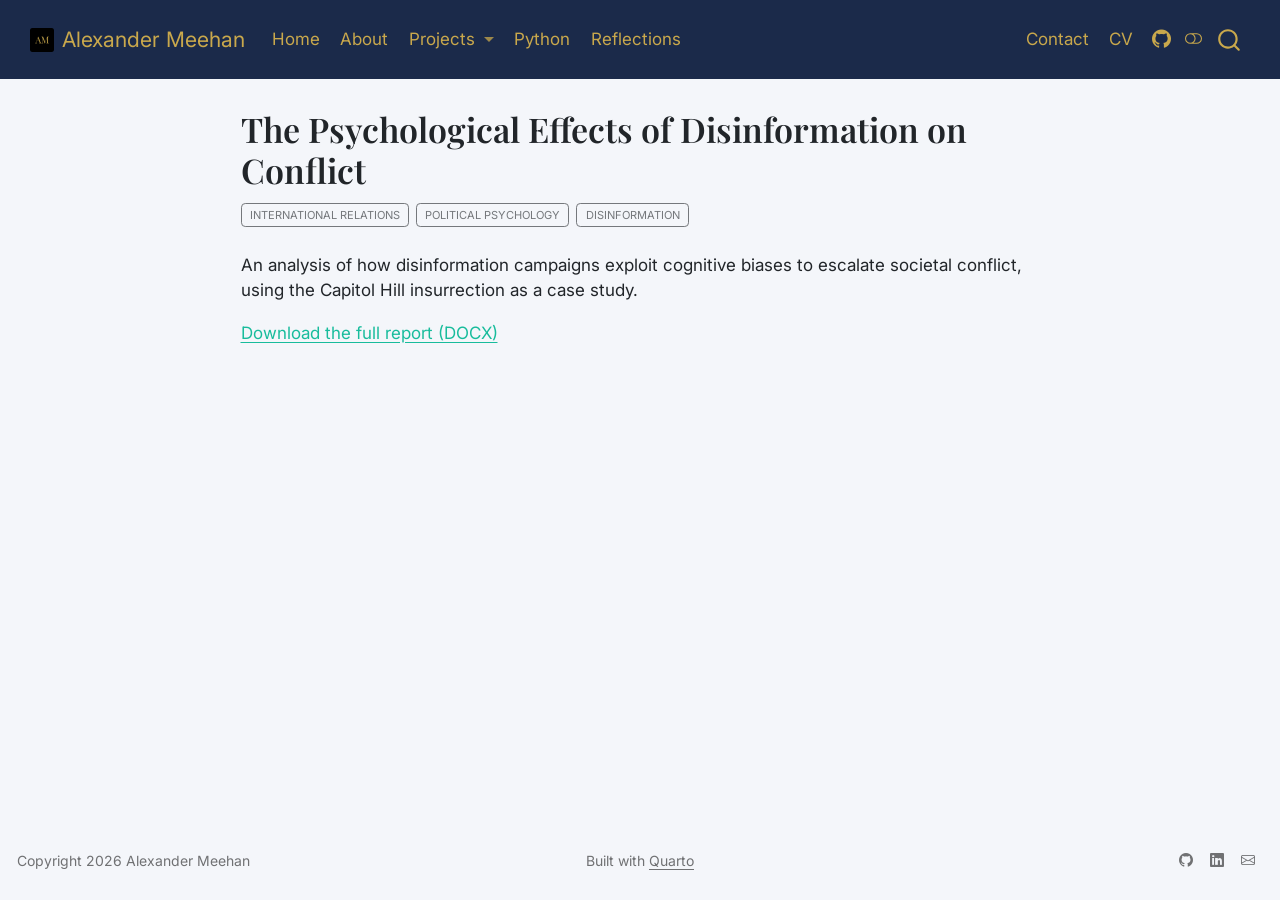
<file: docs/projects/disinformation.html>
<!DOCTYPE html>
<html xmlns="http://www.w3.org/1999/xhtml" lang="en" xml:lang="en"><head>

<meta charset="utf-8">
<meta name="generator" content="quarto-1.9.36">

<meta name="viewport" content="width=device-width, initial-scale=1.0, user-scalable=yes">


<title>The Psychological Effects of Disinformation on Conflict – Alexander Meehan</title>
<style>
/* Default styles provided by pandoc.
** See https://pandoc.org/MANUAL.html#variables-for-html for config info.
*/
code{white-space: pre-wrap;}
span.smallcaps{font-variant: small-caps;}
div.columns{display: flex; gap: min(4vw, 1.5em);}
div.column{flex: auto; overflow-x: auto;}
div.hanging-indent{margin-left: 1.5em; text-indent: -1.5em;}
ul.task-list{list-style: none;}
ul.task-list li input[type="checkbox"] {
  width: 0.8em;
  margin: 0 0.8em 0.2em -1em; /* quarto-specific, see https://github.com/quarto-dev/quarto-cli/issues/4556 */ 
  vertical-align: middle;
}
</style>


<script src="../site_libs/quarto-nav/quarto-nav.js"></script>
<script src="../site_libs/quarto-nav/headroom.min.js"></script>
<script src="../site_libs/clipboard/clipboard.min.js"></script>
<script src="../site_libs/quarto-search/autocomplete.umd.js"></script>
<script src="../site_libs/quarto-search/fuse.min.js"></script>
<script src="../site_libs/quarto-search/quarto-search.js"></script>
<meta name="quarto:offset" content="../">
<link href="../images/favicon.ico" rel="icon">
<script src="../site_libs/quarto-html/quarto.js" type="module"></script>
<script src="../site_libs/quarto-html/tabsets/tabsets.js" type="module"></script>
<script src="../site_libs/quarto-html/popper.min.js"></script>
<script src="../site_libs/quarto-html/tippy.umd.min.js"></script>
<script src="../site_libs/quarto-html/anchor.min.js"></script>
<link href="../site_libs/quarto-html/tippy.css" rel="stylesheet">
<link href="../site_libs/quarto-html/quarto-syntax-highlighting-845c23b38eaddc0f92fda52bfe77a8c8.css" rel="stylesheet" class="quarto-color-scheme" id="quarto-text-highlighting-styles">
<link href="../site_libs/quarto-html/quarto-syntax-highlighting-dark-f418161beb48e0141c760e455f12af2c.css" rel="stylesheet" class="quarto-color-scheme quarto-color-alternate" id="quarto-text-highlighting-styles">
<link href="../site_libs/quarto-html/quarto-syntax-highlighting-845c23b38eaddc0f92fda52bfe77a8c8.css" rel="stylesheet" class="quarto-color-scheme-extra" id="quarto-text-highlighting-styles">
<script src="../site_libs/bootstrap/bootstrap.min.js"></script>
<link href="../site_libs/bootstrap/bootstrap-icons.css" rel="stylesheet">
<link href="../site_libs/bootstrap/bootstrap-5742f6be6b87fa97b1471ba9ed8c72c5.min.css" rel="stylesheet" append-hash="true" class="quarto-color-scheme" id="quarto-bootstrap" data-mode="light">
<link href="../site_libs/bootstrap/bootstrap-dark-4ed2b652bd71da42ce3731da78dfc72b.min.css" rel="stylesheet" append-hash="true" class="quarto-color-scheme quarto-color-alternate" id="quarto-bootstrap" data-mode="dark">
<link href="../site_libs/bootstrap/bootstrap-5742f6be6b87fa97b1471ba9ed8c72c5.min.css" rel="stylesheet" append-hash="true" class="quarto-color-scheme-extra" id="quarto-bootstrap" data-mode="light">
<script id="quarto-search-options" type="application/json">{
  "location": "navbar",
  "copy-button": false,
  "collapse-after": 3,
  "panel-placement": "end",
  "type": "overlay",
  "limit": 50,
  "keyboard-shortcut": [
    "f",
    "/",
    "s"
  ],
  "show-item-context": false,
  "language": {
    "search-no-results-text": "No results",
    "search-matching-documents-text": "matching documents",
    "search-copy-link-title": "Copy link to search",
    "search-hide-matches-text": "Hide additional matches",
    "search-more-match-text": "more match in this document",
    "search-more-matches-text": "more matches in this document",
    "search-clear-button-title": "Clear",
    "search-text-placeholder": "",
    "search-detached-cancel-button-title": "Cancel",
    "search-submit-button-title": "Submit",
    "search-label": "Search"
  }
}</script>


</head>

<body class="nav-fixed fullcontent quarto-light"><script id="quarto-html-before-body" type="application/javascript">
    const toggleBodyColorMode = (bsSheetEl) => {
      const mode = bsSheetEl.getAttribute("data-mode");
      const bodyEl = window.document.querySelector("body");
      if (mode === "dark") {
        bodyEl.classList.add("quarto-dark");
        bodyEl.classList.remove("quarto-light");
      } else {
        bodyEl.classList.add("quarto-light");
        bodyEl.classList.remove("quarto-dark");
      }
    }
    const toggleBodyColorPrimary = () => {
      const bsSheetEl = window.document.querySelector("link#quarto-bootstrap:not([rel=disabled-stylesheet])");
      if (bsSheetEl) {
        toggleBodyColorMode(bsSheetEl);
      }
    }
    const setColorSchemeToggle = (alternate) => {
      const toggles = window.document.querySelectorAll('.quarto-color-scheme-toggle');
      for (let i=0; i < toggles.length; i++) {
        const toggle = toggles[i];
        if (toggle) {
          if (alternate) {
            toggle.classList.add("alternate");
          } else {
            toggle.classList.remove("alternate");
          }
        }
      }
    };
    const toggleColorMode = (alternate) => {
      // Switch the stylesheets
      const primaryStylesheets = window.document.querySelectorAll('link.quarto-color-scheme:not(.quarto-color-alternate)');
      const alternateStylesheets = window.document.querySelectorAll('link.quarto-color-scheme.quarto-color-alternate');
      manageTransitions('#quarto-margin-sidebar .nav-link', false);
      if (alternate) {
        // note: dark is layered on light, we don't disable primary!
        enableStylesheet(alternateStylesheets);
        for (const sheetNode of alternateStylesheets) {
          if (sheetNode.id === "quarto-bootstrap") {
            toggleBodyColorMode(sheetNode);
          }
        }
      } else {
        disableStylesheet(alternateStylesheets);
        enableStylesheet(primaryStylesheets)
        toggleBodyColorPrimary();
      }
      manageTransitions('#quarto-margin-sidebar .nav-link', true);
      // Switch the toggles
      setColorSchemeToggle(alternate)
      // Hack to workaround the fact that safari doesn't
      // properly recolor the scrollbar when toggling (#1455)
      if (navigator.userAgent.indexOf('Safari') > 0 && navigator.userAgent.indexOf('Chrome') == -1) {
        manageTransitions("body", false);
        window.scrollTo(0, 1);
        setTimeout(() => {
          window.scrollTo(0, 0);
          manageTransitions("body", true);
        }, 40);
      }
    }
    const disableStylesheet = (stylesheets) => {
      for (let i=0; i < stylesheets.length; i++) {
        const stylesheet = stylesheets[i];
        stylesheet.rel = 'disabled-stylesheet';
      }
    }
    const enableStylesheet = (stylesheets) => {
      for (let i=0; i < stylesheets.length; i++) {
        const stylesheet = stylesheets[i];
        if(stylesheet.rel !== 'stylesheet') { // for Chrome, which will still FOUC without this check
          stylesheet.rel = 'stylesheet';
        }
      }
    }
    const manageTransitions = (selector, allowTransitions) => {
      const els = window.document.querySelectorAll(selector);
      for (let i=0; i < els.length; i++) {
        const el = els[i];
        if (allowTransitions) {
          el.classList.remove('notransition');
        } else {
          el.classList.add('notransition');
        }
      }
    }
    const isFileUrl = () => {
      return window.location.protocol === 'file:';
    }
    const hasAlternateSentinel = () => {
      let styleSentinel = getColorSchemeSentinel();
      if (styleSentinel !== null) {
        return styleSentinel === "alternate";
      } else {
        return false;
      }
    }
    const setStyleSentinel = (alternate) => {
      const value = alternate ? "alternate" : "default";
      if (!isFileUrl()) {
        window.localStorage.setItem("quarto-color-scheme", value);
      } else {
        localAlternateSentinel = value;
      }
    }
    const getColorSchemeSentinel = () => {
      if (!isFileUrl()) {
        const storageValue = window.localStorage.getItem("quarto-color-scheme");
        return storageValue != null ? storageValue : localAlternateSentinel;
      } else {
        return localAlternateSentinel;
      }
    }
    const toggleGiscusIfUsed = (isAlternate, darkModeDefault) => {
      const baseTheme = document.querySelector('#giscus-base-theme')?.value ?? 'light';
      const alternateTheme = document.querySelector('#giscus-alt-theme')?.value ?? 'dark';
      let newTheme = '';
      if(authorPrefersDark) {
        newTheme = isAlternate ? baseTheme : alternateTheme;
      } else {
        newTheme = isAlternate ? alternateTheme : baseTheme;
      }
      const changeGiscusTheme = () => {
        // From: https://github.com/giscus/giscus/issues/336
        const sendMessage = (message) => {
          const iframe = document.querySelector('iframe.giscus-frame');
          if (!iframe) return;
          iframe.contentWindow.postMessage({ giscus: message }, 'https://giscus.app');
        }
        sendMessage({
          setConfig: {
            theme: newTheme
          }
        });
      }
      const isGiscussLoaded = window.document.querySelector('iframe.giscus-frame') !== null;
      if (isGiscussLoaded) {
        changeGiscusTheme();
      }
    };
    const authorPrefersDark = false;
    const darkModeDefault = authorPrefersDark;
      document.querySelector('link#quarto-text-highlighting-styles.quarto-color-scheme-extra').rel = 'disabled-stylesheet';
      document.querySelector('link#quarto-bootstrap.quarto-color-scheme-extra').rel = 'disabled-stylesheet';
    let localAlternateSentinel = darkModeDefault ? 'alternate' : 'default';
    // Dark / light mode switch
    window.quartoToggleColorScheme = () => {
      // Read the current dark / light value
      let toAlternate = !hasAlternateSentinel();
      toggleColorMode(toAlternate);
      setStyleSentinel(toAlternate);
      toggleGiscusIfUsed(toAlternate, darkModeDefault);
      window.dispatchEvent(new Event('resize'));
    };
    // Switch to dark mode if need be
    if (hasAlternateSentinel()) {
      toggleColorMode(true);
    } else {
      toggleColorMode(false);
    }
  </script>

<div id="quarto-search-results"></div>
  <header id="quarto-header" class="headroom fixed-top">
    <nav class="navbar navbar-expand-lg " data-bs-theme="dark">
      <div class="navbar-container container-fluid">
      <div class="navbar-brand-container mx-auto">
    <a href="../index.html" class="navbar-brand navbar-brand-logo">
    <img src="../images/favicon.ico" alt="" class="navbar-logo light-content">
    <img src="../images/favicon.ico" alt="" class="navbar-logo dark-content">
    </a>
    <a class="navbar-brand" href="../index.html">
    <span class="navbar-title">Alexander Meehan</span>
    </a>
  </div>
            <div id="quarto-search" class="" title="Search"></div>
          <button class="navbar-toggler" type="button" data-bs-toggle="collapse" data-bs-target="#navbarCollapse" aria-controls="navbarCollapse" role="menu" aria-expanded="false" aria-label="Toggle navigation" onclick="if (window.quartoToggleHeadroom) { window.quartoToggleHeadroom(); }">
  <span class="navbar-toggler-icon"></span>
</button>
          <div class="collapse navbar-collapse" id="navbarCollapse">
            <ul class="navbar-nav navbar-nav-scroll me-auto">
  <li class="nav-item">
    <a class="nav-link" href="../index.html"> 
<span class="menu-text">Home</span></a>
  </li>  
  <li class="nav-item">
    <a class="nav-link" href="../about.html"> 
<span class="menu-text">About</span></a>
  </li>  
  <li class="nav-item dropdown ">
    <a class="nav-link dropdown-toggle" href="#" id="nav-menu-projects" role="link" data-bs-toggle="dropdown" aria-expanded="false">
 <span class="menu-text">Projects</span>
    </a>
    <ul class="dropdown-menu" aria-labelledby="nav-menu-projects">    
        <li>
    <a class="dropdown-item" href="../projects/index.html">
 <span class="dropdown-text">All Projects</span></a>
  </li>  
    </ul>
  </li>
  <li class="nav-item">
    <a class="nav-link" href="../Python.html"> 
<span class="menu-text">Python</span></a>
  </li>  
  <li class="nav-item">
    <a class="nav-link" href="../reflection.html"> 
<span class="menu-text">Reflections</span></a>
  </li>  
</ul>
            <ul class="navbar-nav navbar-nav-scroll ms-auto">
  <li class="nav-item">
    <a class="nav-link" href="../contact.html"> 
<span class="menu-text">Contact</span></a>
  </li>  
  <li class="nav-item">
    <a class="nav-link" href="../cv.html" target="_blank"> 
<span class="menu-text">CV</span></a>
  </li>  
  <li class="nav-item compact">
    <a class="nav-link" href="https://github.com/alexandermeehan" target="_blank"> <i class="bi bi-github" role="img">
</i> 
<span class="menu-text"></span></a>
  </li>  
</ul>
          </div> <!-- /navcollapse -->
            <div class="quarto-navbar-tools">
  <a href="" class="quarto-color-scheme-toggle quarto-navigation-tool  px-1" onclick="window.quartoToggleColorScheme(); return false;" title="Toggle dark mode"><i class="bi"></i></a>
</div>
      </div> <!-- /container-fluid -->
    </nav>
</header>
<!-- content -->
<div id="quarto-content" class="quarto-container page-columns page-rows-contents page-layout-article page-navbar">
<!-- sidebar -->
<!-- margin-sidebar -->
    
<!-- main -->
<main class="content" id="quarto-document-content">


<header id="title-block-header" class="quarto-title-block default">
<div class="quarto-title">
<h1 class="title">The Psychological Effects of Disinformation on Conflict</h1>
  <div class="quarto-categories">
    <div class="quarto-category">International Relations</div>
    <div class="quarto-category">Political Psychology</div>
    <div class="quarto-category">Disinformation</div>
  </div>
  </div>



<div class="quarto-title-meta">

    
  
    
  </div>
  


</header>


<p>An analysis of how disinformation campaigns exploit cognitive biases to escalate societal conflict, using the Capitol Hill insurrection as a case study.</p>
<p><a href="docs/disinformation_and_conflict.docx">Download the full report (DOCX)</a></p>



</main> <!-- /main -->
<script id="quarto-html-after-body" type="application/javascript">
  window.document.addEventListener("DOMContentLoaded", function (event) {
    // Ensure there is a toggle, if there isn't float one in the top right
    if (window.document.querySelector('.quarto-color-scheme-toggle') === null) {
      const a = window.document.createElement('a');
      a.classList.add('top-right');
      a.classList.add('quarto-color-scheme-toggle');
      a.href = "";
      a.onclick = function() { try { window.quartoToggleColorScheme(); } catch {} return false; };
      const i = window.document.createElement("i");
      i.classList.add('bi');
      a.appendChild(i);
      window.document.body.appendChild(a);
    }
    setColorSchemeToggle(hasAlternateSentinel())
    const icon = "";
    const anchorJS = new window.AnchorJS();
    anchorJS.options = {
      placement: 'right',
      icon: icon
    };
    anchorJS.add('.anchored');
    const isCodeAnnotation = (el) => {
      for (const clz of el.classList) {
        if (clz.startsWith('code-annotation-')) {                     
          return true;
        }
      }
      return false;
    }
    const onCopySuccess = function(e) {
      // button target
      const button = e.trigger;
      // don't keep focus
      button.blur();
      // flash "checked"
      button.classList.add('code-copy-button-checked');
      var currentTitle = button.getAttribute("title");
      button.setAttribute("title", "Copied!");
      let tooltip;
      if (window.bootstrap) {
        button.setAttribute("data-bs-toggle", "tooltip");
        button.setAttribute("data-bs-placement", "left");
        button.setAttribute("data-bs-title", "Copied!");
        tooltip = new bootstrap.Tooltip(button, 
          { trigger: "manual", 
            customClass: "code-copy-button-tooltip",
            offset: [0, -8]});
        tooltip.show();    
      }
      setTimeout(function() {
        if (tooltip) {
          tooltip.hide();
          button.removeAttribute("data-bs-title");
          button.removeAttribute("data-bs-toggle");
          button.removeAttribute("data-bs-placement");
        }
        button.setAttribute("title", currentTitle);
        button.classList.remove('code-copy-button-checked');
      }, 1000);
      // clear code selection
      e.clearSelection();
    }
    const getTextToCopy = function(trigger) {
      const outerScaffold = trigger.parentElement.cloneNode(true);
      const codeEl = outerScaffold.querySelector('code');
      for (const childEl of codeEl.children) {
        if (isCodeAnnotation(childEl)) {
          childEl.remove();
        }
      }
      return codeEl.innerText;
    }
    const clipboard = new window.ClipboardJS('.code-copy-button:not([data-in-quarto-modal])', {
      text: getTextToCopy
    });
    clipboard.on('success', onCopySuccess);
    if (window.document.getElementById('quarto-embedded-source-code-modal')) {
      const clipboardModal = new window.ClipboardJS('.code-copy-button[data-in-quarto-modal]', {
        text: getTextToCopy,
        container: window.document.getElementById('quarto-embedded-source-code-modal')
      });
      clipboardModal.on('success', onCopySuccess);
    }
      var localhostRegex = new RegExp(/^(?:http|https):\/\/localhost\:?[0-9]*\//);
      var mailtoRegex = new RegExp(/^mailto:/);
        var filterRegex = new RegExp('/' + window.location.host + '/');
      var isInternal = (href) => {
          return filterRegex.test(href) || localhostRegex.test(href) || mailtoRegex.test(href);
      }
      // Inspect non-navigation links and adorn them if external
     var links = window.document.querySelectorAll('a[href]:not(.nav-link):not(.navbar-brand):not(.toc-action):not(.sidebar-link):not(.sidebar-item-toggle):not(.pagination-link):not(.no-external):not([aria-hidden]):not(.dropdown-item):not(.quarto-navigation-tool):not(.about-link)');
      for (var i=0; i<links.length; i++) {
        const link = links[i];
        if (!isInternal(link.href)) {
          // undo the damage that might have been done by quarto-nav.js in the case of
          // links that we want to consider external
          if (link.dataset.originalHref !== undefined) {
            link.href = link.dataset.originalHref;
          }
        }
      }
    function tippyHover(el, contentFn, onTriggerFn, onUntriggerFn) {
      const config = {
        allowHTML: true,
        maxWidth: 500,
        delay: 100,
        arrow: false,
        appendTo: function(el) {
            return el.parentElement;
        },
        interactive: true,
        interactiveBorder: 10,
        theme: 'quarto',
        placement: 'bottom-start',
      };
      if (contentFn) {
        config.content = contentFn;
      }
      if (onTriggerFn) {
        config.onTrigger = onTriggerFn;
      }
      if (onUntriggerFn) {
        config.onUntrigger = onUntriggerFn;
      }
      window.tippy(el, config); 
    }
    const noterefs = window.document.querySelectorAll('a[role="doc-noteref"]');
    for (var i=0; i<noterefs.length; i++) {
      const ref = noterefs[i];
      tippyHover(ref, function() {
        // use id or data attribute instead here
        let href = ref.getAttribute('data-footnote-href') || ref.getAttribute('href');
        try { href = new URL(href).hash; } catch {}
        const id = href.replace(/^#\/?/, "");
        const note = window.document.getElementById(id);
        if (note) {
          return note.innerHTML;
        } else {
          return "";
        }
      });
    }
    const xrefs = window.document.querySelectorAll('a.quarto-xref');
    const processXRef = (id, note) => {
      // Strip column container classes
      const stripColumnClz = (el) => {
        el.classList.remove("page-full", "page-columns");
        if (el.children) {
          for (const child of el.children) {
            stripColumnClz(child);
          }
        }
      }
      stripColumnClz(note)
      if (id === null || id.startsWith('sec-')) {
        // Special case sections, only their first couple elements
        const container = document.createElement("div");
        if (note.children && note.children.length > 2) {
          container.appendChild(note.children[0].cloneNode(true));
          for (let i = 1; i < note.children.length; i++) {
            const child = note.children[i];
            if (child.tagName === "P" && child.innerText === "") {
              continue;
            } else {
              container.appendChild(child.cloneNode(true));
              break;
            }
          }
          if (window.Quarto?.typesetMath) {
            window.Quarto.typesetMath(container);
          }
          return container.innerHTML
        } else {
          if (window.Quarto?.typesetMath) {
            window.Quarto.typesetMath(note);
          }
          return note.innerHTML;
        }
      } else {
        // Remove any anchor links if they are present
        const anchorLink = note.querySelector('a.anchorjs-link');
        if (anchorLink) {
          anchorLink.remove();
        }
        if (window.Quarto?.typesetMath) {
          window.Quarto.typesetMath(note);
        }
        if (note.classList.contains("callout")) {
          return note.outerHTML;
        } else {
          return note.innerHTML;
        }
      }
    }
    for (var i=0; i<xrefs.length; i++) {
      const xref = xrefs[i];
      tippyHover(xref, undefined, function(instance) {
        instance.disable();
        let url = xref.getAttribute('href');
        let hash = undefined; 
        if (url.startsWith('#')) {
          hash = url;
        } else {
          try { hash = new URL(url).hash; } catch {}
        }
        if (hash) {
          const id = hash.replace(/^#\/?/, "");
          const note = window.document.getElementById(id);
          if (note !== null) {
            try {
              const html = processXRef(id, note.cloneNode(true));
              instance.setContent(html);
            } finally {
              instance.enable();
              instance.show();
            }
          } else {
            // See if we can fetch this
            fetch(url.split('#')[0])
            .then(res => res.text())
            .then(html => {
              const parser = new DOMParser();
              const htmlDoc = parser.parseFromString(html, "text/html");
              const note = htmlDoc.getElementById(id);
              if (note !== null) {
                const html = processXRef(id, note);
                instance.setContent(html);
              } 
            }).finally(() => {
              instance.enable();
              instance.show();
            });
          }
        } else {
          // See if we can fetch a full url (with no hash to target)
          // This is a special case and we should probably do some content thinning / targeting
          fetch(url)
          .then(res => res.text())
          .then(html => {
            const parser = new DOMParser();
            const htmlDoc = parser.parseFromString(html, "text/html");
            const note = htmlDoc.querySelector('main.content');
            if (note !== null) {
              // This should only happen for chapter cross references
              // (since there is no id in the URL)
              // remove the first header
              if (note.children.length > 0 && note.children[0].tagName === "HEADER") {
                note.children[0].remove();
              }
              const html = processXRef(null, note);
              instance.setContent(html);
            } 
          }).finally(() => {
            instance.enable();
            instance.show();
          });
        }
      }, function(instance) {
      });
    }
        let selectedAnnoteEl;
        const selectorForAnnotation = ( cell, annotation) => {
          let cellAttr = 'data-code-cell="' + cell + '"';
          let lineAttr = 'data-code-annotation="' +  annotation + '"';
          const selector = 'span[' + cellAttr + '][' + lineAttr + ']';
          return selector;
        }
        const selectCodeLines = (annoteEl) => {
          const doc = window.document;
          const targetCell = annoteEl.getAttribute("data-target-cell");
          const targetAnnotation = annoteEl.getAttribute("data-target-annotation");
          const annoteSpan = window.document.querySelector(selectorForAnnotation(targetCell, targetAnnotation));
          const lines = annoteSpan.getAttribute("data-code-lines").split(",");
          const lineIds = lines.map((line) => {
            return targetCell + "-" + line;
          })
          let top = null;
          let height = null;
          let parent = null;
          if (lineIds.length > 0) {
              //compute the position of the single el (top and bottom and make a div)
              const el = window.document.getElementById(lineIds[0]);
              top = el.offsetTop;
              height = el.offsetHeight;
              parent = el.parentElement.parentElement;
            if (lineIds.length > 1) {
              const lastEl = window.document.getElementById(lineIds[lineIds.length - 1]);
              const bottom = lastEl.offsetTop + lastEl.offsetHeight;
              height = bottom - top;
            }
            if (top !== null && height !== null && parent !== null) {
              // cook up a div (if necessary) and position it 
              let div = window.document.getElementById("code-annotation-line-highlight");
              if (div === null) {
                div = window.document.createElement("div");
                div.setAttribute("id", "code-annotation-line-highlight");
                div.style.position = 'absolute';
                parent.appendChild(div);
              }
              div.style.top = top - 2 + "px";
              div.style.height = height + 4 + "px";
              div.style.left = 0;
              let gutterDiv = window.document.getElementById("code-annotation-line-highlight-gutter");
              if (gutterDiv === null) {
                gutterDiv = window.document.createElement("div");
                gutterDiv.setAttribute("id", "code-annotation-line-highlight-gutter");
                gutterDiv.style.position = 'absolute';
                const codeCell = window.document.getElementById(targetCell);
                const gutter = codeCell.querySelector('.code-annotation-gutter');
                gutter.appendChild(gutterDiv);
              }
              gutterDiv.style.top = top - 2 + "px";
              gutterDiv.style.height = height + 4 + "px";
            }
            selectedAnnoteEl = annoteEl;
          }
        };
        const unselectCodeLines = () => {
          const elementsIds = ["code-annotation-line-highlight", "code-annotation-line-highlight-gutter"];
          elementsIds.forEach((elId) => {
            const div = window.document.getElementById(elId);
            if (div) {
              div.remove();
            }
          });
          selectedAnnoteEl = undefined;
        };
          // Handle positioning of the toggle
      window.addEventListener(
        "resize",
        throttle(() => {
          elRect = undefined;
          if (selectedAnnoteEl) {
            selectCodeLines(selectedAnnoteEl);
          }
        }, 10)
      );
      function throttle(fn, ms) {
      let throttle = false;
      let timer;
        return (...args) => {
          if(!throttle) { // first call gets through
              fn.apply(this, args);
              throttle = true;
          } else { // all the others get throttled
              if(timer) clearTimeout(timer); // cancel #2
              timer = setTimeout(() => {
                fn.apply(this, args);
                timer = throttle = false;
              }, ms);
          }
        };
      }
        // Attach click handler to the DT
        const annoteDls = window.document.querySelectorAll('dt[data-target-cell]');
        for (const annoteDlNode of annoteDls) {
          annoteDlNode.addEventListener('click', (event) => {
            const clickedEl = event.target;
            if (clickedEl !== selectedAnnoteEl) {
              unselectCodeLines();
              const activeEl = window.document.querySelector('dt[data-target-cell].code-annotation-active');
              if (activeEl) {
                activeEl.classList.remove('code-annotation-active');
              }
              selectCodeLines(clickedEl);
              clickedEl.classList.add('code-annotation-active');
            } else {
              // Unselect the line
              unselectCodeLines();
              clickedEl.classList.remove('code-annotation-active');
            }
          });
        }
    const findCites = (el) => {
      const parentEl = el.parentElement;
      if (parentEl) {
        const cites = parentEl.dataset.cites;
        if (cites) {
          return {
            el,
            cites: cites.split(' ')
          };
        } else {
          return findCites(el.parentElement)
        }
      } else {
        return undefined;
      }
    };
    var bibliorefs = window.document.querySelectorAll('a[role="doc-biblioref"]');
    for (var i=0; i<bibliorefs.length; i++) {
      const ref = bibliorefs[i];
      const citeInfo = findCites(ref);
      if (citeInfo) {
        tippyHover(citeInfo.el, function() {
          var popup = window.document.createElement('div');
          citeInfo.cites.forEach(function(cite) {
            var citeDiv = window.document.createElement('div');
            citeDiv.classList.add('hanging-indent');
            citeDiv.classList.add('csl-entry');
            var biblioDiv = window.document.getElementById('ref-' + cite);
            if (biblioDiv) {
              citeDiv.innerHTML = biblioDiv.innerHTML;
            }
            popup.appendChild(citeDiv);
          });
          return popup.innerHTML;
        });
      }
    }
  });
  </script>
</div> <!-- /content -->
<footer class="footer">
  <div class="nav-footer">
    <div class="nav-footer-left">
<p>Copyright 2026 Alexander Meehan</p>
</div>   
    <div class="nav-footer-center">
<p>Built with <a href="https://quarto.org">Quarto</a></p>
</div>
    <div class="nav-footer-right">
      <ul class="footer-items list-unstyled">
    <li class="nav-item compact">
    <a class="nav-link" href="https://github.com/alexandermeehan">
      <i class="bi bi-github" role="img">
</i> 
    </a>
  </li>  
    <li class="nav-item compact">
    <a class="nav-link" href="https://linkedin.com/in/alexander-meehan-267875208">
      <i class="bi bi-linkedin" role="img">
</i> 
    </a>
  </li>  
    <li class="nav-item compact">
    <a class="nav-link" href="mailto:alex.meehan2001@gmail.com">
      <i class="bi bi-envelope" role="img">
</i> 
    </a>
  </li>  
</ul>
    </div>
  </div>
</footer>




</body></html>
</file>
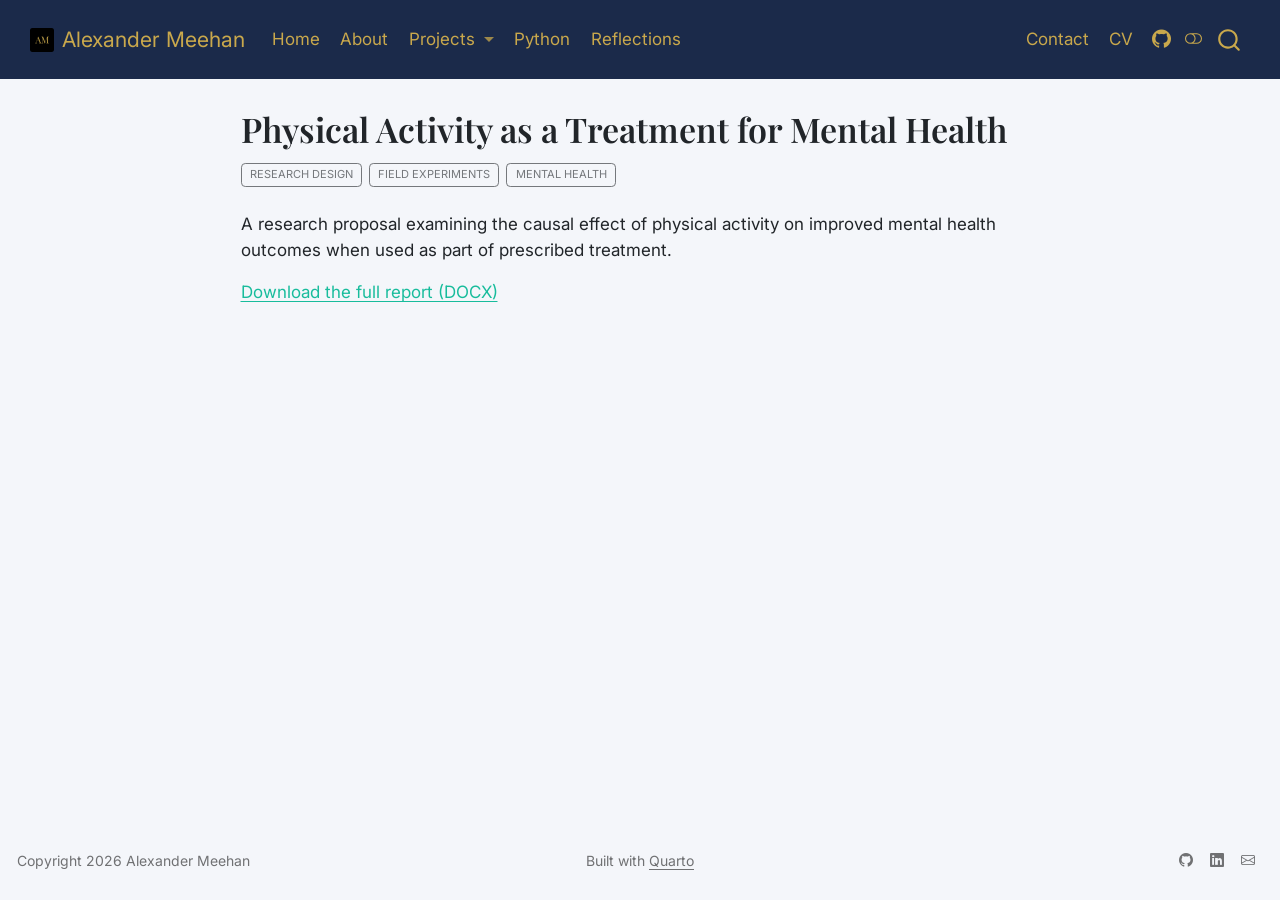
<file: docs/projects/mental_health.html>
<!DOCTYPE html>
<html xmlns="http://www.w3.org/1999/xhtml" lang="en" xml:lang="en"><head>

<meta charset="utf-8">
<meta name="generator" content="quarto-1.9.36">

<meta name="viewport" content="width=device-width, initial-scale=1.0, user-scalable=yes">


<title>Physical Activity as a Treatment for Mental Health – Alexander Meehan</title>
<style>
/* Default styles provided by pandoc.
** See https://pandoc.org/MANUAL.html#variables-for-html for config info.
*/
code{white-space: pre-wrap;}
span.smallcaps{font-variant: small-caps;}
div.columns{display: flex; gap: min(4vw, 1.5em);}
div.column{flex: auto; overflow-x: auto;}
div.hanging-indent{margin-left: 1.5em; text-indent: -1.5em;}
ul.task-list{list-style: none;}
ul.task-list li input[type="checkbox"] {
  width: 0.8em;
  margin: 0 0.8em 0.2em -1em; /* quarto-specific, see https://github.com/quarto-dev/quarto-cli/issues/4556 */ 
  vertical-align: middle;
}
</style>


<script src="../site_libs/quarto-nav/quarto-nav.js"></script>
<script src="../site_libs/quarto-nav/headroom.min.js"></script>
<script src="../site_libs/clipboard/clipboard.min.js"></script>
<script src="../site_libs/quarto-search/autocomplete.umd.js"></script>
<script src="../site_libs/quarto-search/fuse.min.js"></script>
<script src="../site_libs/quarto-search/quarto-search.js"></script>
<meta name="quarto:offset" content="../">
<link href="../images/favicon.ico" rel="icon">
<script src="../site_libs/quarto-html/quarto.js" type="module"></script>
<script src="../site_libs/quarto-html/tabsets/tabsets.js" type="module"></script>
<script src="../site_libs/quarto-html/popper.min.js"></script>
<script src="../site_libs/quarto-html/tippy.umd.min.js"></script>
<script src="../site_libs/quarto-html/anchor.min.js"></script>
<link href="../site_libs/quarto-html/tippy.css" rel="stylesheet">
<link href="../site_libs/quarto-html/quarto-syntax-highlighting-845c23b38eaddc0f92fda52bfe77a8c8.css" rel="stylesheet" class="quarto-color-scheme" id="quarto-text-highlighting-styles">
<link href="../site_libs/quarto-html/quarto-syntax-highlighting-dark-f418161beb48e0141c760e455f12af2c.css" rel="stylesheet" class="quarto-color-scheme quarto-color-alternate" id="quarto-text-highlighting-styles">
<link href="../site_libs/quarto-html/quarto-syntax-highlighting-845c23b38eaddc0f92fda52bfe77a8c8.css" rel="stylesheet" class="quarto-color-scheme-extra" id="quarto-text-highlighting-styles">
<script src="../site_libs/bootstrap/bootstrap.min.js"></script>
<link href="../site_libs/bootstrap/bootstrap-icons.css" rel="stylesheet">
<link href="../site_libs/bootstrap/bootstrap-5742f6be6b87fa97b1471ba9ed8c72c5.min.css" rel="stylesheet" append-hash="true" class="quarto-color-scheme" id="quarto-bootstrap" data-mode="light">
<link href="../site_libs/bootstrap/bootstrap-dark-4ed2b652bd71da42ce3731da78dfc72b.min.css" rel="stylesheet" append-hash="true" class="quarto-color-scheme quarto-color-alternate" id="quarto-bootstrap" data-mode="dark">
<link href="../site_libs/bootstrap/bootstrap-5742f6be6b87fa97b1471ba9ed8c72c5.min.css" rel="stylesheet" append-hash="true" class="quarto-color-scheme-extra" id="quarto-bootstrap" data-mode="light">
<script id="quarto-search-options" type="application/json">{
  "location": "navbar",
  "copy-button": false,
  "collapse-after": 3,
  "panel-placement": "end",
  "type": "overlay",
  "limit": 50,
  "keyboard-shortcut": [
    "f",
    "/",
    "s"
  ],
  "show-item-context": false,
  "language": {
    "search-no-results-text": "No results",
    "search-matching-documents-text": "matching documents",
    "search-copy-link-title": "Copy link to search",
    "search-hide-matches-text": "Hide additional matches",
    "search-more-match-text": "more match in this document",
    "search-more-matches-text": "more matches in this document",
    "search-clear-button-title": "Clear",
    "search-text-placeholder": "",
    "search-detached-cancel-button-title": "Cancel",
    "search-submit-button-title": "Submit",
    "search-label": "Search"
  }
}</script>


</head>

<body class="nav-fixed fullcontent quarto-light"><script id="quarto-html-before-body" type="application/javascript">
    const toggleBodyColorMode = (bsSheetEl) => {
      const mode = bsSheetEl.getAttribute("data-mode");
      const bodyEl = window.document.querySelector("body");
      if (mode === "dark") {
        bodyEl.classList.add("quarto-dark");
        bodyEl.classList.remove("quarto-light");
      } else {
        bodyEl.classList.add("quarto-light");
        bodyEl.classList.remove("quarto-dark");
      }
    }
    const toggleBodyColorPrimary = () => {
      const bsSheetEl = window.document.querySelector("link#quarto-bootstrap:not([rel=disabled-stylesheet])");
      if (bsSheetEl) {
        toggleBodyColorMode(bsSheetEl);
      }
    }
    const setColorSchemeToggle = (alternate) => {
      const toggles = window.document.querySelectorAll('.quarto-color-scheme-toggle');
      for (let i=0; i < toggles.length; i++) {
        const toggle = toggles[i];
        if (toggle) {
          if (alternate) {
            toggle.classList.add("alternate");
          } else {
            toggle.classList.remove("alternate");
          }
        }
      }
    };
    const toggleColorMode = (alternate) => {
      // Switch the stylesheets
      const primaryStylesheets = window.document.querySelectorAll('link.quarto-color-scheme:not(.quarto-color-alternate)');
      const alternateStylesheets = window.document.querySelectorAll('link.quarto-color-scheme.quarto-color-alternate');
      manageTransitions('#quarto-margin-sidebar .nav-link', false);
      if (alternate) {
        // note: dark is layered on light, we don't disable primary!
        enableStylesheet(alternateStylesheets);
        for (const sheetNode of alternateStylesheets) {
          if (sheetNode.id === "quarto-bootstrap") {
            toggleBodyColorMode(sheetNode);
          }
        }
      } else {
        disableStylesheet(alternateStylesheets);
        enableStylesheet(primaryStylesheets)
        toggleBodyColorPrimary();
      }
      manageTransitions('#quarto-margin-sidebar .nav-link', true);
      // Switch the toggles
      setColorSchemeToggle(alternate)
      // Hack to workaround the fact that safari doesn't
      // properly recolor the scrollbar when toggling (#1455)
      if (navigator.userAgent.indexOf('Safari') > 0 && navigator.userAgent.indexOf('Chrome') == -1) {
        manageTransitions("body", false);
        window.scrollTo(0, 1);
        setTimeout(() => {
          window.scrollTo(0, 0);
          manageTransitions("body", true);
        }, 40);
      }
    }
    const disableStylesheet = (stylesheets) => {
      for (let i=0; i < stylesheets.length; i++) {
        const stylesheet = stylesheets[i];
        stylesheet.rel = 'disabled-stylesheet';
      }
    }
    const enableStylesheet = (stylesheets) => {
      for (let i=0; i < stylesheets.length; i++) {
        const stylesheet = stylesheets[i];
        if(stylesheet.rel !== 'stylesheet') { // for Chrome, which will still FOUC without this check
          stylesheet.rel = 'stylesheet';
        }
      }
    }
    const manageTransitions = (selector, allowTransitions) => {
      const els = window.document.querySelectorAll(selector);
      for (let i=0; i < els.length; i++) {
        const el = els[i];
        if (allowTransitions) {
          el.classList.remove('notransition');
        } else {
          el.classList.add('notransition');
        }
      }
    }
    const isFileUrl = () => {
      return window.location.protocol === 'file:';
    }
    const hasAlternateSentinel = () => {
      let styleSentinel = getColorSchemeSentinel();
      if (styleSentinel !== null) {
        return styleSentinel === "alternate";
      } else {
        return false;
      }
    }
    const setStyleSentinel = (alternate) => {
      const value = alternate ? "alternate" : "default";
      if (!isFileUrl()) {
        window.localStorage.setItem("quarto-color-scheme", value);
      } else {
        localAlternateSentinel = value;
      }
    }
    const getColorSchemeSentinel = () => {
      if (!isFileUrl()) {
        const storageValue = window.localStorage.getItem("quarto-color-scheme");
        return storageValue != null ? storageValue : localAlternateSentinel;
      } else {
        return localAlternateSentinel;
      }
    }
    const toggleGiscusIfUsed = (isAlternate, darkModeDefault) => {
      const baseTheme = document.querySelector('#giscus-base-theme')?.value ?? 'light';
      const alternateTheme = document.querySelector('#giscus-alt-theme')?.value ?? 'dark';
      let newTheme = '';
      if(authorPrefersDark) {
        newTheme = isAlternate ? baseTheme : alternateTheme;
      } else {
        newTheme = isAlternate ? alternateTheme : baseTheme;
      }
      const changeGiscusTheme = () => {
        // From: https://github.com/giscus/giscus/issues/336
        const sendMessage = (message) => {
          const iframe = document.querySelector('iframe.giscus-frame');
          if (!iframe) return;
          iframe.contentWindow.postMessage({ giscus: message }, 'https://giscus.app');
        }
        sendMessage({
          setConfig: {
            theme: newTheme
          }
        });
      }
      const isGiscussLoaded = window.document.querySelector('iframe.giscus-frame') !== null;
      if (isGiscussLoaded) {
        changeGiscusTheme();
      }
    };
    const authorPrefersDark = false;
    const darkModeDefault = authorPrefersDark;
      document.querySelector('link#quarto-text-highlighting-styles.quarto-color-scheme-extra').rel = 'disabled-stylesheet';
      document.querySelector('link#quarto-bootstrap.quarto-color-scheme-extra').rel = 'disabled-stylesheet';
    let localAlternateSentinel = darkModeDefault ? 'alternate' : 'default';
    // Dark / light mode switch
    window.quartoToggleColorScheme = () => {
      // Read the current dark / light value
      let toAlternate = !hasAlternateSentinel();
      toggleColorMode(toAlternate);
      setStyleSentinel(toAlternate);
      toggleGiscusIfUsed(toAlternate, darkModeDefault);
      window.dispatchEvent(new Event('resize'));
    };
    // Switch to dark mode if need be
    if (hasAlternateSentinel()) {
      toggleColorMode(true);
    } else {
      toggleColorMode(false);
    }
  </script>

<div id="quarto-search-results"></div>
  <header id="quarto-header" class="headroom fixed-top">
    <nav class="navbar navbar-expand-lg " data-bs-theme="dark">
      <div class="navbar-container container-fluid">
      <div class="navbar-brand-container mx-auto">
    <a href="../index.html" class="navbar-brand navbar-brand-logo">
    <img src="../images/favicon.ico" alt="" class="navbar-logo light-content">
    <img src="../images/favicon.ico" alt="" class="navbar-logo dark-content">
    </a>
    <a class="navbar-brand" href="../index.html">
    <span class="navbar-title">Alexander Meehan</span>
    </a>
  </div>
            <div id="quarto-search" class="" title="Search"></div>
          <button class="navbar-toggler" type="button" data-bs-toggle="collapse" data-bs-target="#navbarCollapse" aria-controls="navbarCollapse" role="menu" aria-expanded="false" aria-label="Toggle navigation" onclick="if (window.quartoToggleHeadroom) { window.quartoToggleHeadroom(); }">
  <span class="navbar-toggler-icon"></span>
</button>
          <div class="collapse navbar-collapse" id="navbarCollapse">
            <ul class="navbar-nav navbar-nav-scroll me-auto">
  <li class="nav-item">
    <a class="nav-link" href="../index.html"> 
<span class="menu-text">Home</span></a>
  </li>  
  <li class="nav-item">
    <a class="nav-link" href="../about.html"> 
<span class="menu-text">About</span></a>
  </li>  
  <li class="nav-item dropdown ">
    <a class="nav-link dropdown-toggle" href="#" id="nav-menu-projects" role="link" data-bs-toggle="dropdown" aria-expanded="false">
 <span class="menu-text">Projects</span>
    </a>
    <ul class="dropdown-menu" aria-labelledby="nav-menu-projects">    
        <li>
    <a class="dropdown-item" href="../projects/index.html">
 <span class="dropdown-text">All Projects</span></a>
  </li>  
    </ul>
  </li>
  <li class="nav-item">
    <a class="nav-link" href="../Python.html"> 
<span class="menu-text">Python</span></a>
  </li>  
  <li class="nav-item">
    <a class="nav-link" href="../reflection.html"> 
<span class="menu-text">Reflections</span></a>
  </li>  
</ul>
            <ul class="navbar-nav navbar-nav-scroll ms-auto">
  <li class="nav-item">
    <a class="nav-link" href="../contact.html"> 
<span class="menu-text">Contact</span></a>
  </li>  
  <li class="nav-item">
    <a class="nav-link" href="../cv.html" target="_blank"> 
<span class="menu-text">CV</span></a>
  </li>  
  <li class="nav-item compact">
    <a class="nav-link" href="https://github.com/alexandermeehan" target="_blank"> <i class="bi bi-github" role="img">
</i> 
<span class="menu-text"></span></a>
  </li>  
</ul>
          </div> <!-- /navcollapse -->
            <div class="quarto-navbar-tools">
  <a href="" class="quarto-color-scheme-toggle quarto-navigation-tool  px-1" onclick="window.quartoToggleColorScheme(); return false;" title="Toggle dark mode"><i class="bi"></i></a>
</div>
      </div> <!-- /container-fluid -->
    </nav>
</header>
<!-- content -->
<div id="quarto-content" class="quarto-container page-columns page-rows-contents page-layout-article page-navbar">
<!-- sidebar -->
<!-- margin-sidebar -->
    
<!-- main -->
<main class="content" id="quarto-document-content">


<header id="title-block-header" class="quarto-title-block default">
<div class="quarto-title">
<h1 class="title">Physical Activity as a Treatment for Mental Health</h1>
  <div class="quarto-categories">
    <div class="quarto-category">Research Design</div>
    <div class="quarto-category">Field Experiments</div>
    <div class="quarto-category">Mental Health</div>
  </div>
  </div>



<div class="quarto-title-meta">

    
  
    
  </div>
  


</header>


<p>A research proposal examining the causal effect of physical activity on improved mental health outcomes when used as part of prescribed treatment.</p>
<p><a href="docs/physical_activity_mental_health.docx">Download the full report (DOCX)</a></p>



</main> <!-- /main -->
<script id="quarto-html-after-body" type="application/javascript">
  window.document.addEventListener("DOMContentLoaded", function (event) {
    // Ensure there is a toggle, if there isn't float one in the top right
    if (window.document.querySelector('.quarto-color-scheme-toggle') === null) {
      const a = window.document.createElement('a');
      a.classList.add('top-right');
      a.classList.add('quarto-color-scheme-toggle');
      a.href = "";
      a.onclick = function() { try { window.quartoToggleColorScheme(); } catch {} return false; };
      const i = window.document.createElement("i");
      i.classList.add('bi');
      a.appendChild(i);
      window.document.body.appendChild(a);
    }
    setColorSchemeToggle(hasAlternateSentinel())
    const icon = "";
    const anchorJS = new window.AnchorJS();
    anchorJS.options = {
      placement: 'right',
      icon: icon
    };
    anchorJS.add('.anchored');
    const isCodeAnnotation = (el) => {
      for (const clz of el.classList) {
        if (clz.startsWith('code-annotation-')) {                     
          return true;
        }
      }
      return false;
    }
    const onCopySuccess = function(e) {
      // button target
      const button = e.trigger;
      // don't keep focus
      button.blur();
      // flash "checked"
      button.classList.add('code-copy-button-checked');
      var currentTitle = button.getAttribute("title");
      button.setAttribute("title", "Copied!");
      let tooltip;
      if (window.bootstrap) {
        button.setAttribute("data-bs-toggle", "tooltip");
        button.setAttribute("data-bs-placement", "left");
        button.setAttribute("data-bs-title", "Copied!");
        tooltip = new bootstrap.Tooltip(button, 
          { trigger: "manual", 
            customClass: "code-copy-button-tooltip",
            offset: [0, -8]});
        tooltip.show();    
      }
      setTimeout(function() {
        if (tooltip) {
          tooltip.hide();
          button.removeAttribute("data-bs-title");
          button.removeAttribute("data-bs-toggle");
          button.removeAttribute("data-bs-placement");
        }
        button.setAttribute("title", currentTitle);
        button.classList.remove('code-copy-button-checked');
      }, 1000);
      // clear code selection
      e.clearSelection();
    }
    const getTextToCopy = function(trigger) {
      const outerScaffold = trigger.parentElement.cloneNode(true);
      const codeEl = outerScaffold.querySelector('code');
      for (const childEl of codeEl.children) {
        if (isCodeAnnotation(childEl)) {
          childEl.remove();
        }
      }
      return codeEl.innerText;
    }
    const clipboard = new window.ClipboardJS('.code-copy-button:not([data-in-quarto-modal])', {
      text: getTextToCopy
    });
    clipboard.on('success', onCopySuccess);
    if (window.document.getElementById('quarto-embedded-source-code-modal')) {
      const clipboardModal = new window.ClipboardJS('.code-copy-button[data-in-quarto-modal]', {
        text: getTextToCopy,
        container: window.document.getElementById('quarto-embedded-source-code-modal')
      });
      clipboardModal.on('success', onCopySuccess);
    }
      var localhostRegex = new RegExp(/^(?:http|https):\/\/localhost\:?[0-9]*\//);
      var mailtoRegex = new RegExp(/^mailto:/);
        var filterRegex = new RegExp('/' + window.location.host + '/');
      var isInternal = (href) => {
          return filterRegex.test(href) || localhostRegex.test(href) || mailtoRegex.test(href);
      }
      // Inspect non-navigation links and adorn them if external
     var links = window.document.querySelectorAll('a[href]:not(.nav-link):not(.navbar-brand):not(.toc-action):not(.sidebar-link):not(.sidebar-item-toggle):not(.pagination-link):not(.no-external):not([aria-hidden]):not(.dropdown-item):not(.quarto-navigation-tool):not(.about-link)');
      for (var i=0; i<links.length; i++) {
        const link = links[i];
        if (!isInternal(link.href)) {
          // undo the damage that might have been done by quarto-nav.js in the case of
          // links that we want to consider external
          if (link.dataset.originalHref !== undefined) {
            link.href = link.dataset.originalHref;
          }
        }
      }
    function tippyHover(el, contentFn, onTriggerFn, onUntriggerFn) {
      const config = {
        allowHTML: true,
        maxWidth: 500,
        delay: 100,
        arrow: false,
        appendTo: function(el) {
            return el.parentElement;
        },
        interactive: true,
        interactiveBorder: 10,
        theme: 'quarto',
        placement: 'bottom-start',
      };
      if (contentFn) {
        config.content = contentFn;
      }
      if (onTriggerFn) {
        config.onTrigger = onTriggerFn;
      }
      if (onUntriggerFn) {
        config.onUntrigger = onUntriggerFn;
      }
      window.tippy(el, config); 
    }
    const noterefs = window.document.querySelectorAll('a[role="doc-noteref"]');
    for (var i=0; i<noterefs.length; i++) {
      const ref = noterefs[i];
      tippyHover(ref, function() {
        // use id or data attribute instead here
        let href = ref.getAttribute('data-footnote-href') || ref.getAttribute('href');
        try { href = new URL(href).hash; } catch {}
        const id = href.replace(/^#\/?/, "");
        const note = window.document.getElementById(id);
        if (note) {
          return note.innerHTML;
        } else {
          return "";
        }
      });
    }
    const xrefs = window.document.querySelectorAll('a.quarto-xref');
    const processXRef = (id, note) => {
      // Strip column container classes
      const stripColumnClz = (el) => {
        el.classList.remove("page-full", "page-columns");
        if (el.children) {
          for (const child of el.children) {
            stripColumnClz(child);
          }
        }
      }
      stripColumnClz(note)
      if (id === null || id.startsWith('sec-')) {
        // Special case sections, only their first couple elements
        const container = document.createElement("div");
        if (note.children && note.children.length > 2) {
          container.appendChild(note.children[0].cloneNode(true));
          for (let i = 1; i < note.children.length; i++) {
            const child = note.children[i];
            if (child.tagName === "P" && child.innerText === "") {
              continue;
            } else {
              container.appendChild(child.cloneNode(true));
              break;
            }
          }
          if (window.Quarto?.typesetMath) {
            window.Quarto.typesetMath(container);
          }
          return container.innerHTML
        } else {
          if (window.Quarto?.typesetMath) {
            window.Quarto.typesetMath(note);
          }
          return note.innerHTML;
        }
      } else {
        // Remove any anchor links if they are present
        const anchorLink = note.querySelector('a.anchorjs-link');
        if (anchorLink) {
          anchorLink.remove();
        }
        if (window.Quarto?.typesetMath) {
          window.Quarto.typesetMath(note);
        }
        if (note.classList.contains("callout")) {
          return note.outerHTML;
        } else {
          return note.innerHTML;
        }
      }
    }
    for (var i=0; i<xrefs.length; i++) {
      const xref = xrefs[i];
      tippyHover(xref, undefined, function(instance) {
        instance.disable();
        let url = xref.getAttribute('href');
        let hash = undefined; 
        if (url.startsWith('#')) {
          hash = url;
        } else {
          try { hash = new URL(url).hash; } catch {}
        }
        if (hash) {
          const id = hash.replace(/^#\/?/, "");
          const note = window.document.getElementById(id);
          if (note !== null) {
            try {
              const html = processXRef(id, note.cloneNode(true));
              instance.setContent(html);
            } finally {
              instance.enable();
              instance.show();
            }
          } else {
            // See if we can fetch this
            fetch(url.split('#')[0])
            .then(res => res.text())
            .then(html => {
              const parser = new DOMParser();
              const htmlDoc = parser.parseFromString(html, "text/html");
              const note = htmlDoc.getElementById(id);
              if (note !== null) {
                const html = processXRef(id, note);
                instance.setContent(html);
              } 
            }).finally(() => {
              instance.enable();
              instance.show();
            });
          }
        } else {
          // See if we can fetch a full url (with no hash to target)
          // This is a special case and we should probably do some content thinning / targeting
          fetch(url)
          .then(res => res.text())
          .then(html => {
            const parser = new DOMParser();
            const htmlDoc = parser.parseFromString(html, "text/html");
            const note = htmlDoc.querySelector('main.content');
            if (note !== null) {
              // This should only happen for chapter cross references
              // (since there is no id in the URL)
              // remove the first header
              if (note.children.length > 0 && note.children[0].tagName === "HEADER") {
                note.children[0].remove();
              }
              const html = processXRef(null, note);
              instance.setContent(html);
            } 
          }).finally(() => {
            instance.enable();
            instance.show();
          });
        }
      }, function(instance) {
      });
    }
        let selectedAnnoteEl;
        const selectorForAnnotation = ( cell, annotation) => {
          let cellAttr = 'data-code-cell="' + cell + '"';
          let lineAttr = 'data-code-annotation="' +  annotation + '"';
          const selector = 'span[' + cellAttr + '][' + lineAttr + ']';
          return selector;
        }
        const selectCodeLines = (annoteEl) => {
          const doc = window.document;
          const targetCell = annoteEl.getAttribute("data-target-cell");
          const targetAnnotation = annoteEl.getAttribute("data-target-annotation");
          const annoteSpan = window.document.querySelector(selectorForAnnotation(targetCell, targetAnnotation));
          const lines = annoteSpan.getAttribute("data-code-lines").split(",");
          const lineIds = lines.map((line) => {
            return targetCell + "-" + line;
          })
          let top = null;
          let height = null;
          let parent = null;
          if (lineIds.length > 0) {
              //compute the position of the single el (top and bottom and make a div)
              const el = window.document.getElementById(lineIds[0]);
              top = el.offsetTop;
              height = el.offsetHeight;
              parent = el.parentElement.parentElement;
            if (lineIds.length > 1) {
              const lastEl = window.document.getElementById(lineIds[lineIds.length - 1]);
              const bottom = lastEl.offsetTop + lastEl.offsetHeight;
              height = bottom - top;
            }
            if (top !== null && height !== null && parent !== null) {
              // cook up a div (if necessary) and position it 
              let div = window.document.getElementById("code-annotation-line-highlight");
              if (div === null) {
                div = window.document.createElement("div");
                div.setAttribute("id", "code-annotation-line-highlight");
                div.style.position = 'absolute';
                parent.appendChild(div);
              }
              div.style.top = top - 2 + "px";
              div.style.height = height + 4 + "px";
              div.style.left = 0;
              let gutterDiv = window.document.getElementById("code-annotation-line-highlight-gutter");
              if (gutterDiv === null) {
                gutterDiv = window.document.createElement("div");
                gutterDiv.setAttribute("id", "code-annotation-line-highlight-gutter");
                gutterDiv.style.position = 'absolute';
                const codeCell = window.document.getElementById(targetCell);
                const gutter = codeCell.querySelector('.code-annotation-gutter');
                gutter.appendChild(gutterDiv);
              }
              gutterDiv.style.top = top - 2 + "px";
              gutterDiv.style.height = height + 4 + "px";
            }
            selectedAnnoteEl = annoteEl;
          }
        };
        const unselectCodeLines = () => {
          const elementsIds = ["code-annotation-line-highlight", "code-annotation-line-highlight-gutter"];
          elementsIds.forEach((elId) => {
            const div = window.document.getElementById(elId);
            if (div) {
              div.remove();
            }
          });
          selectedAnnoteEl = undefined;
        };
          // Handle positioning of the toggle
      window.addEventListener(
        "resize",
        throttle(() => {
          elRect = undefined;
          if (selectedAnnoteEl) {
            selectCodeLines(selectedAnnoteEl);
          }
        }, 10)
      );
      function throttle(fn, ms) {
      let throttle = false;
      let timer;
        return (...args) => {
          if(!throttle) { // first call gets through
              fn.apply(this, args);
              throttle = true;
          } else { // all the others get throttled
              if(timer) clearTimeout(timer); // cancel #2
              timer = setTimeout(() => {
                fn.apply(this, args);
                timer = throttle = false;
              }, ms);
          }
        };
      }
        // Attach click handler to the DT
        const annoteDls = window.document.querySelectorAll('dt[data-target-cell]');
        for (const annoteDlNode of annoteDls) {
          annoteDlNode.addEventListener('click', (event) => {
            const clickedEl = event.target;
            if (clickedEl !== selectedAnnoteEl) {
              unselectCodeLines();
              const activeEl = window.document.querySelector('dt[data-target-cell].code-annotation-active');
              if (activeEl) {
                activeEl.classList.remove('code-annotation-active');
              }
              selectCodeLines(clickedEl);
              clickedEl.classList.add('code-annotation-active');
            } else {
              // Unselect the line
              unselectCodeLines();
              clickedEl.classList.remove('code-annotation-active');
            }
          });
        }
    const findCites = (el) => {
      const parentEl = el.parentElement;
      if (parentEl) {
        const cites = parentEl.dataset.cites;
        if (cites) {
          return {
            el,
            cites: cites.split(' ')
          };
        } else {
          return findCites(el.parentElement)
        }
      } else {
        return undefined;
      }
    };
    var bibliorefs = window.document.querySelectorAll('a[role="doc-biblioref"]');
    for (var i=0; i<bibliorefs.length; i++) {
      const ref = bibliorefs[i];
      const citeInfo = findCites(ref);
      if (citeInfo) {
        tippyHover(citeInfo.el, function() {
          var popup = window.document.createElement('div');
          citeInfo.cites.forEach(function(cite) {
            var citeDiv = window.document.createElement('div');
            citeDiv.classList.add('hanging-indent');
            citeDiv.classList.add('csl-entry');
            var biblioDiv = window.document.getElementById('ref-' + cite);
            if (biblioDiv) {
              citeDiv.innerHTML = biblioDiv.innerHTML;
            }
            popup.appendChild(citeDiv);
          });
          return popup.innerHTML;
        });
      }
    }
  });
  </script>
</div> <!-- /content -->
<footer class="footer">
  <div class="nav-footer">
    <div class="nav-footer-left">
<p>Copyright 2026 Alexander Meehan</p>
</div>   
    <div class="nav-footer-center">
<p>Built with <a href="https://quarto.org">Quarto</a></p>
</div>
    <div class="nav-footer-right">
      <ul class="footer-items list-unstyled">
    <li class="nav-item compact">
    <a class="nav-link" href="https://github.com/alexandermeehan">
      <i class="bi bi-github" role="img">
</i> 
    </a>
  </li>  
    <li class="nav-item compact">
    <a class="nav-link" href="https://linkedin.com/in/alexander-meehan-267875208">
      <i class="bi bi-linkedin" role="img">
</i> 
    </a>
  </li>  
    <li class="nav-item compact">
    <a class="nav-link" href="mailto:alex.meehan2001@gmail.com">
      <i class="bi bi-envelope" role="img">
</i> 
    </a>
  </li>  
</ul>
    </div>
  </div>
</footer>




</body></html>
</file>
<file: docs/site_libs/quarto-html/tippy.css>
.tippy-box[data-animation=fade][data-state=hidden]{opacity:0}[data-tippy-root]{max-width:calc(100vw - 10px)}.tippy-box{position:relative;background-color:#333;color:#fff;border-radius:4px;font-size:14px;line-height:1.4;white-space:normal;outline:0;transition-property:transform,visibility,opacity}.tippy-box[data-placement^=top]>.tippy-arrow{bottom:0}.tippy-box[data-placement^=top]>.tippy-arrow:before{bottom:-7px;left:0;border-width:8px 8px 0;border-top-color:initial;transform-origin:center top}.tippy-box[data-placement^=bottom]>.tippy-arrow{top:0}.tippy-box[data-placement^=bottom]>.tippy-arrow:before{top:-7px;left:0;border-width:0 8px 8px;border-bottom-color:initial;transform-origin:center bottom}.tippy-box[data-placement^=left]>.tippy-arrow{right:0}.tippy-box[data-placement^=left]>.tippy-arrow:before{border-width:8px 0 8px 8px;border-left-color:initial;right:-7px;transform-origin:center left}.tippy-box[data-placement^=right]>.tippy-arrow{left:0}.tippy-box[data-placement^=right]>.tippy-arrow:before{left:-7px;border-width:8px 8px 8px 0;border-right-color:initial;transform-origin:center right}.tippy-box[data-inertia][data-state=visible]{transition-timing-function:cubic-bezier(.54,1.5,.38,1.11)}.tippy-arrow{width:16px;height:16px;color:#333}.tippy-arrow:before{content:"";position:absolute;border-color:transparent;border-style:solid}.tippy-content{position:relative;padding:5px 9px;z-index:1}
</file>
<file: docs/site_libs/quarto-html/quarto-syntax-highlighting-845c23b38eaddc0f92fda52bfe77a8c8.css>
/* quarto syntax highlight colors */
:root {
  --quarto-hl-ot-color: #003B4F;
  --quarto-hl-at-color: #657422;
  --quarto-hl-ss-color: #20794D;
  --quarto-hl-an-color: #5E5E5E;
  --quarto-hl-fu-color: #4758AB;
  --quarto-hl-st-color: #20794D;
  --quarto-hl-cf-color: #003B4F;
  --quarto-hl-op-color: #5E5E5E;
  --quarto-hl-er-color: #AD0000;
  --quarto-hl-bn-color: #AD0000;
  --quarto-hl-al-color: #AD0000;
  --quarto-hl-va-color: #111111;
  --quarto-hl-bu-color: inherit;
  --quarto-hl-ex-color: inherit;
  --quarto-hl-pp-color: #AD0000;
  --quarto-hl-in-color: #5E5E5E;
  --quarto-hl-vs-color: #20794D;
  --quarto-hl-wa-color: #5E5E5E;
  --quarto-hl-do-color: #5E5E5E;
  --quarto-hl-im-color: #00769E;
  --quarto-hl-ch-color: #20794D;
  --quarto-hl-dt-color: #AD0000;
  --quarto-hl-fl-color: #AD0000;
  --quarto-hl-co-color: #5E5E5E;
  --quarto-hl-cv-color: #5E5E5E;
  --quarto-hl-cn-color: #8f5902;
  --quarto-hl-sc-color: #5E5E5E;
  --quarto-hl-dv-color: #AD0000;
  --quarto-hl-kw-color: #003B4F;
}

/* other quarto variables */
:root {
  --quarto-font-monospace: SFMono-Regular, Menlo, Monaco, Consolas, "Liberation Mono", "Courier New", monospace;
}

/* syntax highlight based on Pandoc's rules */
pre > code.sourceCode > span {
  color: #003B4F;
}

code.sourceCode > span {
  color: #003B4F;
}

div.sourceCode,
div.sourceCode pre.sourceCode {
  color: #003B4F;
}

/* Normal */
code span {
  color: #003B4F;
}

/* Alert */
code span.al {
  color: #AD0000;
  font-style: inherit;
}

/* Annotation */
code span.an {
  color: #5E5E5E;
  font-style: inherit;
}

/* Attribute */
code span.at {
  color: #657422;
  font-style: inherit;
}

/* BaseN */
code span.bn {
  color: #AD0000;
  font-style: inherit;
}

/* BuiltIn */
code span.bu {
  font-style: inherit;
}

/* ControlFlow */
code span.cf {
  color: #003B4F;
  font-weight: bold;
  font-style: inherit;
}

/* Char */
code span.ch {
  color: #20794D;
  font-style: inherit;
}

/* Constant */
code span.cn {
  color: #8f5902;
  font-style: inherit;
}

/* Comment */
code span.co {
  color: #5E5E5E;
  font-style: inherit;
}

/* CommentVar */
code span.cv {
  color: #5E5E5E;
  font-style: italic;
}

/* Documentation */
code span.do {
  color: #5E5E5E;
  font-style: italic;
}

/* DataType */
code span.dt {
  color: #AD0000;
  font-style: inherit;
}

/* DecVal */
code span.dv {
  color: #AD0000;
  font-style: inherit;
}

/* Error */
code span.er {
  color: #AD0000;
  font-style: inherit;
}

/* Extension */
code span.ex {
  font-style: inherit;
}

/* Float */
code span.fl {
  color: #AD0000;
  font-style: inherit;
}

/* Function */
code span.fu {
  color: #4758AB;
  font-style: inherit;
}

/* Import */
code span.im {
  color: #00769E;
  font-style: inherit;
}

/* Information */
code span.in {
  color: #5E5E5E;
  font-style: inherit;
}

/* Keyword */
code span.kw {
  color: #003B4F;
  font-weight: bold;
  font-style: inherit;
}

/* Operator */
code span.op {
  color: #5E5E5E;
  font-style: inherit;
}

/* Other */
code span.ot {
  color: #003B4F;
  font-style: inherit;
}

/* Preprocessor */
code span.pp {
  color: #AD0000;
  font-style: inherit;
}

/* SpecialChar */
code span.sc {
  color: #5E5E5E;
  font-style: inherit;
}

/* SpecialString */
code span.ss {
  color: #20794D;
  font-style: inherit;
}

/* String */
code span.st {
  color: #20794D;
  font-style: inherit;
}

/* Variable */
code span.va {
  color: #111111;
  font-style: inherit;
}

/* VerbatimString */
code span.vs {
  color: #20794D;
  font-style: inherit;
}

/* Warning */
code span.wa {
  color: #5E5E5E;
  font-style: italic;
}

.prevent-inlining {
  content: "</";
}

/*# sourceMappingURL=ac89f0bb514bba72461919f78549e31c.css.map */
</file>
<file: docs/site_libs/quarto-html/quarto-syntax-highlighting-dark-f418161beb48e0141c760e455f12af2c.css>
/* quarto syntax highlight colors */
:root {
  --quarto-hl-al-color: #f07178;
  --quarto-hl-an-color: #d4d0ab;
  --quarto-hl-at-color: #00e0e0;
  --quarto-hl-bn-color: #d4d0ab;
  --quarto-hl-bu-color: #abe338;
  --quarto-hl-ch-color: #abe338;
  --quarto-hl-co-color: #f8f8f2;
  --quarto-hl-cv-color: #ffd700;
  --quarto-hl-cn-color: #ffd700;
  --quarto-hl-cf-color: #ffa07a;
  --quarto-hl-dt-color: #ffa07a;
  --quarto-hl-dv-color: #d4d0ab;
  --quarto-hl-do-color: #f8f8f2;
  --quarto-hl-er-color: #f07178;
  --quarto-hl-ex-color: #00e0e0;
  --quarto-hl-fl-color: #d4d0ab;
  --quarto-hl-fu-color: #ffa07a;
  --quarto-hl-im-color: #abe338;
  --quarto-hl-in-color: #d4d0ab;
  --quarto-hl-kw-color: #ffa07a;
  --quarto-hl-op-color: #ffa07a;
  --quarto-hl-ot-color: #00e0e0;
  --quarto-hl-pp-color: #dcc6e0;
  --quarto-hl-re-color: #00e0e0;
  --quarto-hl-sc-color: #abe338;
  --quarto-hl-ss-color: #abe338;
  --quarto-hl-st-color: #abe338;
  --quarto-hl-va-color: #00e0e0;
  --quarto-hl-vs-color: #abe338;
  --quarto-hl-wa-color: #dcc6e0;
}

/* other quarto variables */
:root {
  --quarto-font-monospace: SFMono-Regular, Menlo, Monaco, Consolas, "Liberation Mono", "Courier New", monospace;
}

/* syntax highlight based on Pandoc's rules */
pre > code.sourceCode > span {
  color: #f8f8f2;
}

code.sourceCode > span {
  color: #f8f8f2;
}

div.sourceCode,
div.sourceCode pre.sourceCode {
  color: #f8f8f2;
}

/* Normal */
code span {
  color: #f8f8f2;
}

/* Alert */
code span.al {
  color: #f07178;
}

/* Annotation */
code span.an {
  color: #d4d0ab;
}

/* Attribute */
code span.at {
  color: #00e0e0;
}

/* BaseN */
code span.bn {
  color: #d4d0ab;
}

/* BuiltIn */
code span.bu {
  color: #abe338;
}

/* ControlFlow */
code span.cf {
  font-weight: bold;
  color: #ffa07a;
}

/* Char */
code span.ch {
  color: #abe338;
}

/* Constant */
code span.cn {
  color: #ffd700;
}

/* Comment */
code span.co {
  font-style: italic;
  color: #f8f8f2;
}

/* CommentVar */
code span.cv {
  color: #ffd700;
}

/* Documentation */
code span.do {
  color: #f8f8f2;
}

/* DataType */
code span.dt {
  color: #ffa07a;
}

/* DecVal */
code span.dv {
  color: #d4d0ab;
}

/* Error */
code span.er {
  color: #f07178;
  text-decoration: underline;
}

/* Extension */
code span.ex {
  font-weight: bold;
  color: #00e0e0;
}

/* Float */
code span.fl {
  color: #d4d0ab;
}

/* Function */
code span.fu {
  color: #ffa07a;
}

/* Import */
code span.im {
  color: #abe338;
}

/* Information */
code span.in {
  color: #d4d0ab;
}

/* Keyword */
code span.kw {
  font-weight: bold;
  color: #ffa07a;
}

/* Operator */
code span.op {
  color: #ffa07a;
}

/* Other */
code span.ot {
  color: #00e0e0;
}

/* Preprocessor */
code span.pp {
  color: #dcc6e0;
}

/* RegionMarker */
code span.re {
  background-color: #f8f8f2;
  color: #00e0e0;
}

/* SpecialChar */
code span.sc {
  color: #abe338;
}

/* SpecialString */
code span.ss {
  color: #abe338;
}

/* String */
code span.st {
  color: #abe338;
}

/* Variable */
code span.va {
  color: #00e0e0;
}

/* VerbatimString */
code span.vs {
  color: #abe338;
}

/* Warning */
code span.wa {
  color: #dcc6e0;
}

.prevent-inlining {
  content: "</";
}

/*# sourceMappingURL=378c2a0cc31455d06730fbe37c8f3789.css.map */
</file>
<file: docs/site_libs/quarto-diagram/mermaid.css>
.mermaidTooltip {
  position: absolute;
  text-align: center;
  max-width: 200px;
  padding: 2px;
  font-family: "trebuchet ms", verdana, arial;
  font-size: 12px;
  background: #ffffde;
  border: 1px solid #aaaa33;
  border-radius: 2px;
  pointer-events: none;
  z-index: 1000;
}
</file>
